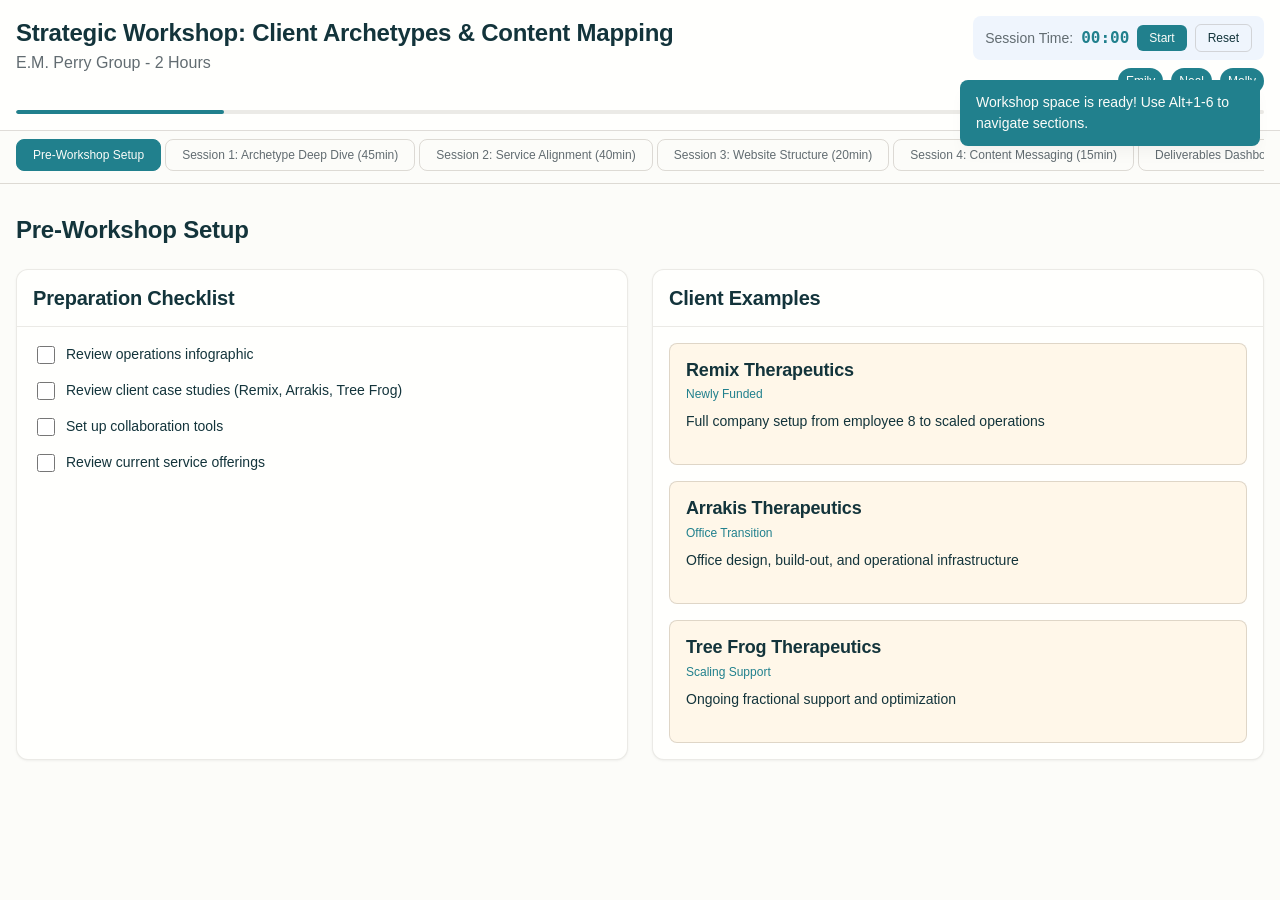
<file: index.html>
<!DOCTYPE html>
<html lang="en">
<head>
    <meta charset="UTF-8">
    <meta name="viewport" content="width=device-width, initial-scale=1.0">
    <title>Strategic Workshop: Client Archetypes & Content Mapping</title>
    <link rel="stylesheet" href="style.css">
</head>
<body>
    <!-- Header Section -->
    <header class="workshop-header">
        <div class="container">
            <div class="header-content">
                <div class="workshop-info">
                    <h1>Strategic Workshop: Client Archetypes & Content Mapping</h1>
                    <p class="subtitle">E.M. Perry Group - 2 Hours</p>
                </div>
                <div class="session-info">
                    <div class="timer-display">
                        <span class="timer-label">Session Time:</span>
                        <span id="timer">00:00</span>
                        <button id="startTimer" class="btn btn--sm btn--primary">Start</button>
                        <button id="resetTimer" class="btn btn--sm btn--outline">Reset</button>
                    </div>
                    <div class="team-members">
                        <span class="member-indicator">Emily</span>
                        <span class="member-indicator">Neal</span>
                        <span class="member-indicator">Molly</span>
                    </div>
                </div>
            </div>
            <div class="progress-bar">
                <div class="progress-fill" id="progressFill"></div>
            </div>
        </div>
    </header>

    <!-- Main Navigation -->
    <nav class="main-nav">
        <div class="container">
            <div class="nav-tabs">
                <button class="nav-tab active" data-section="setup">Pre-Workshop Setup</button>
                <button class="nav-tab" data-section="session1">Session 1: Archetype Deep Dive (45min)</button>
                <button class="nav-tab" data-section="session2">Session 2: Service Alignment (40min)</button>
                <button class="nav-tab" data-section="session3">Session 3: Website Structure (20min)</button>
                <button class="nav-tab" data-section="session4">Session 4: Content Messaging (15min)</button>
                <button class="nav-tab" data-section="deliverables">Deliverables Dashboard</button>
            </div>
        </div>
    </nav>

    <!-- Main Content -->
    <main class="main-content">
        <div class="container">
            
            <!-- Pre-Workshop Setup -->
            <section id="setup" class="workshop-section active">
                <h2>Pre-Workshop Setup</h2>
                <div class="setup-grid">
                    <div class="card">
                        <div class="card__header">
                            <h3>Preparation Checklist</h3>
                        </div>
                        <div class="card__body">
                            <div class="checklist">
                                <label class="checkbox-item">
                                    <input type="checkbox" id="check1">
                                    <span>Review operations infographic</span>
                                </label>
                                <label class="checkbox-item">
                                    <input type="checkbox" id="check2">
                                    <span>Review client case studies (Remix, Arrakis, Tree Frog)</span>
                                </label>
                                <label class="checkbox-item">
                                    <input type="checkbox" id="check3">
                                    <span>Set up collaboration tools</span>
                                </label>
                                <label class="checkbox-item">
                                    <input type="checkbox" id="check4">
                                    <span>Review current service offerings</span>
                                </label>
                            </div>
                        </div>
                    </div>
                    
                    <div class="card">
                        <div class="card__header">
                            <h3>Client Examples</h3>
                        </div>
                        <div class="card__body">
                            <div class="client-examples">
                                <div class="client-card">
                                    <h4>Remix Therapeutics</h4>
                                    <p class="stage-label">Newly Funded</p>
                                    <p>Full company setup from employee 8 to scaled operations</p>
                                </div>
                                <div class="client-card">
                                    <h4>Arrakis Therapeutics</h4>
                                    <p class="stage-label">Office Transition</p>
                                    <p>Office design, build-out, and operational infrastructure</p>
                                </div>
                                <div class="client-card">
                                    <h4>Tree Frog Therapeutics</h4>
                                    <p class="stage-label">Scaling Support</p>
                                    <p>Ongoing fractional support and optimization</p>
                                </div>
                            </div>
                        </div>
                    </div>
                </div>
            </section>

            <!-- Session 1: Client Archetype Deep Dive -->
            <section id="session1" class="workshop-section">
                <h2>Session 1: Client Archetype Deep Dive (45 minutes)</h2>
                
                <div class="exercise-container">
                    <div class="exercise-header">
                        <h3>Exercise 1: Role-Play Your Clients (20 minutes)</h3>
                        <p>Embody different client types and voice their concerns</p>
                    </div>
                    
                    <div class="archetype-cards">
                        <div class="archetype-card">
                            <h4>Newly Funded Scientist</h4>
                            <div class="role-play-area">
                                <div class="form-group">
                                    <label class="form-label">Authentic Language</label>
                                    <textarea class="form-control" rows="3" placeholder="How do they speak? What words do they use?"></textarea>
                                </div>
                                <div class="form-group">
                                    <label class="form-label">Fears & Frustrations</label>
                                    <textarea class="form-control" rows="3" placeholder="What keeps them up at night?"></textarea>
                                </div>
                                <div class="form-group">
                                    <label class="form-label">Desires & Goals</label>
                                    <textarea class="form-control" rows="3" placeholder="What are they trying to achieve?"></textarea>
                                </div>
                            </div>
                        </div>

                        <div class="archetype-card">
                            <h4>Incubator Graduate</h4>
                            <div class="role-play-area">
                                <div class="form-group">
                                    <label class="form-label">Authentic Language</label>
                                    <textarea class="form-control" rows="3" placeholder="How do they speak? What words do they use?"></textarea>
                                </div>
                                <div class="form-group">
                                    <label class="form-label">Fears & Frustrations</label>
                                    <textarea class="form-control" rows="3" placeholder="What keeps them up at night?"></textarea>
                                </div>
                                <div class="form-group">
                                    <label class="form-label">Desires & Goals</label>
                                    <textarea class="form-control" rows="3" placeholder="What are they trying to achieve?"></textarea>
                                </div>
                            </div>
                        </div>

                        <div class="archetype-card">
                            <h4>Scaling Biotech CEO</h4>
                            <div class="role-play-area">
                                <div class="form-group">
                                    <label class="form-label">Authentic Language</label>
                                    <textarea class="form-control" rows="3" placeholder="How do they speak? What words do they use?"></textarea>
                                </div>
                                <div class="form-group">
                                    <label class="form-label">Fears & Frustrations</label>
                                    <textarea class="form-control" rows="3" placeholder="What keeps them up at night?"></textarea>
                                </div>
                                <div class="form-group">
                                    <label class="form-label">Desires & Goals</label>
                                    <textarea class="form-control" rows="3" placeholder="What are they trying to achieve?"></textarea>
                                </div>
                            </div>
                        </div>
                    </div>
                </div>

                <div class="exercise-container">
                    <div class="exercise-header">
                        <h3>Exercise 2: "What They Don't Know" Mapping (25 minutes)</h3>
                        <p>Map perceived vs actual needs for each archetype</p>
                    </div>
                    
                    <div class="mapping-tool">
                        <div class="mapping-columns">
                            <div class="mapping-column">
                                <h4>What They Think They Need</h4>
                                <div class="drop-zone" id="perceived-needs">
                                    <div class="draggable-item" draggable="true">Basic accounting setup</div>
                                    <div class="draggable-item" draggable="true">Simple HR policies</div>
                                    <div class="draggable-item" draggable="true">Office space</div>
                                    <div class="draggable-item" draggable="true">IT equipment</div>
                                    <div class="text-input-area">
                                        <textarea class="form-control" rows="4" placeholder="Add perceived needs..."></textarea>
                                    </div>
                                </div>
                            </div>
                            
                            <div class="mapping-column">
                                <h4>What They Actually Need</h4>
                                <div class="drop-zone" id="actual-needs">
                                    <div class="draggable-item" draggable="true">Strategic financial planning</div>
                                    <div class="draggable-item" draggable="true">Comprehensive compliance framework</div>
                                    <div class="draggable-item" draggable="true">Scalable operational systems</div>
                                    <div class="draggable-item" draggable="true">Future-proofed infrastructure</div>
                                    <div class="text-input-area">
                                        <textarea class="form-control" rows="4" placeholder="Add actual needs..."></textarea>
                                    </div>
                                </div>
                            </div>
                        </div>
                    </div>
                </div>
            </section>

            <!-- Session 2: Service Bucket Alignment -->
            <section id="session2" class="workshop-section">
                <h2>Session 2: Service Bucket Alignment (40 minutes)</h2>
                
                <div class="exercise-container">
                    <div class="exercise-header">
                        <h3>Exercise 3: Service Mapping by Archetype (20 minutes)</h3>
                        <p>Align services with growth stages and rank priorities</p>
                    </div>
                    
                    <div class="service-mapping">
                        <div class="growth-stages">
                            <div class="stage-column">
                                <h4>Incubator/Pre-Funding</h4>
                                <div class="service-list" data-stage="pre-funding">
                                    <div class="service-item" draggable="true">HR Strategy & Implementation</div>
                                    <div class="service-item" draggable="true">IT Strategy & Setup</div>
                                    <div class="service-item" draggable="true">Financial Operations</div>
                                    <div class="service-item" draggable="true">Vendor Selection & Management</div>
                                </div>
                                <div class="priority-ranking">
                                    <h5>Top 3 Critical Services:</h5>
                                    <div class="priority-list" id="priority-pre-funding"></div>
                                </div>
                            </div>
                            
                            <div class="stage-column">
                                <h4>Newly Funded/First Office</h4>
                                <div class="service-list" data-stage="first-office">
                                    <div class="service-item" draggable="true">Facilities & Lab Management</div>
                                    <div class="service-item" draggable="true">Real Estate & Build-out</div>
                                    <div class="service-item" draggable="true">Office Management</div>
                                    <div class="service-item" draggable="true">Process Optimization</div>
                                </div>
                                <div class="priority-ranking">
                                    <h5>Top 3 Critical Services:</h5>
                                    <div class="priority-list" id="priority-first-office"></div>
                                </div>
                            </div>
                            
                            <div class="stage-column">
                                <h4>Ready to Scale</h4>
                                <div class="service-list" data-stage="scaling">
                                    <div class="service-item" draggable="true">Strategic Planning</div>
                                    <div class="service-item" draggable="true">Fractional Leadership</div>
                                    <div class="service-item" draggable="true">Process Optimization</div>
                                    <div class="service-item" draggable="true">Financial Operations</div>
                                </div>
                                <div class="priority-ranking">
                                    <h5>Top 3 Critical Services:</h5>
                                    <div class="priority-list" id="priority-scaling"></div>
                                </div>
                            </div>
                        </div>
                    </div>
                </div>

                <div class="exercise-container">
                    <div class="exercise-header">
                        <h3>Exercise 4: Empathy Mapping (20 minutes)</h3>
                        <p>Map decision-maker perspectives for each archetype</p>
                    </div>
                    
                    <div class="empathy-maps">
                        <div class="empathy-map">
                            <h4>Newly Funded Scientist</h4>
                            <div class="empathy-grid">
                                <div class="empathy-section">
                                    <h5>💭 Thinking</h5>
                                    <textarea class="form-control" rows="3" placeholder="What are they thinking?"></textarea>
                                </div>
                                <div class="empathy-section">
                                    <h5>😟 Feeling</h5>
                                    <textarea class="form-control" rows="3" placeholder="What emotions are they experiencing?"></textarea>
                                </div>
                                <div class="empathy-section">
                                    <h5>👀 Seeing</h5>
                                    <textarea class="form-control" rows="3" placeholder="What's their environment?"></textarea>
                                </div>
                                <div class="empathy-section">
                                    <h5>🎯 Doing</h5>
                                    <textarea class="form-control" rows="3" placeholder="What actions are they taking?"></textarea>
                                </div>
                                <div class="empathy-section pain-points">
                                    <h5>⚠️ Pain Points</h5>
                                    <textarea class="form-control" rows="3" placeholder="What problems are they facing?"></textarea>
                                </div>
                                <div class="empathy-section goals">
                                    <h5>🎯 Goals</h5>
                                    <textarea class="form-control" rows="3" placeholder="What success looks like?"></textarea>
                                </div>
                            </div>
                        </div>
                    </div>
                </div>
            </section>

            <!-- Session 3: Website Structure Translation -->
            <section id="session3" class="workshop-section">
                <h2>Session 3: Website Structure Translation (20 minutes)</h2>
                
                <div class="exercise-container">
                    <div class="exercise-header">
                        <h3>Exercise 5: Client Journey Flow Design</h3>
                        <p>Create archetype-based navigation and client journey flows</p>
                    </div>
                    
                    <div class="journey-builder">
                        <div class="flow-canvas">
                            <h4>Homepage Flow Design</h4>
                            <div class="flow-elements">
                                <div class="flow-element" draggable="true">Hero Message</div>
                                <div class="flow-element" draggable="true">Service Overview</div>
                                <div class="flow-element" draggable="true">Client Stories</div>
                                <div class="flow-element" draggable="true">Growth Stage Guide</div>
                                <div class="flow-element" draggable="true">Contact CTA</div>
                            </div>
                            <div class="flow-workspace" id="flowWorkspace">
                                <p class="placeholder-text">Drag elements here to design the homepage flow</p>
                            </div>
                        </div>
                        
                        <div class="case-study-linking">
                            <h4>Case Study Alignment</h4>
                            <div class="linking-pairs">
                                <div class="case-study-item">
                                    <span>Remix Therapeutics</span>
                                    <select class="form-control">
                                        <option value="">Select archetype...</option>
                                        <option value="newly-funded">Newly Funded Scientist</option>
                                        <option value="incubator">Incubator Graduate</option>
                                        <option value="scaling">Scaling Biotech CEO</option>
                                    </select>
                                </div>
                                <div class="case-study-item">
                                    <span>Arrakis Therapeutics</span>
                                    <select class="form-control">
                                        <option value="">Select archetype...</option>
                                        <option value="newly-funded">Newly Funded Scientist</option>
                                        <option value="incubator">Incubator Graduate</option>
                                        <option value="scaling">Scaling Biotech CEO</option>
                                    </select>
                                </div>
                                <div class="case-study-item">
                                    <span>Tree Frog Therapeutics</span>
                                    <select class="form-control">
                                        <option value="">Select archetype...</option>
                                        <option value="newly-funded">Newly Funded Scientist</option>
                                        <option value="incubator">Incubator Graduate</option>
                                        <option value="scaling">Scaling Biotech CEO</option>
                                    </select>
                                </div>
                            </div>
                        </div>
                    </div>
                </div>
            </section>

            <!-- Session 4: Content Messaging Workshop -->
            <section id="session4" class="workshop-section">
                <h2>Session 4: Content Messaging Workshop (15 minutes)</h2>
                
                <div class="exercise-container">
                    <div class="exercise-header">
                        <h3>Exercise 6: Message Testing</h3>
                        <p>Test headlines and language options for each archetype</p>
                    </div>
                    
                    <div class="message-testing">
                        <div class="headline-generator">
                            <h4>Headline Testing</h4>
                            <div class="archetype-messages">
                                <div class="message-group">
                                    <h5>Newly Funded Scientist</h5>
                                    <div class="headline-options">
                                        <div class="headline-option">
                                            <input type="radio" name="headline-scientist" id="headline1">
                                            <label for="headline1">"From funding to operations: We handle the details so you can focus on science"</label>
                                        </div>
                                        <div class="headline-option">
                                            <input type="radio" name="headline-scientist" id="headline2">
                                            <label for="headline2">"Operations infrastructure that grows with your discovery"</label>
                                        </div>
                                        <div class="custom-headline">
                                            <input type="text" class="form-control" placeholder="Create custom headline...">
                                        </div>
                                    </div>
                                </div>
                            </div>
                        </div>
                        
                        <div class="language-comparison">
                            <h4>Language Comparison Tool</h4>
                            <div class="language-options">
                                <div class="language-column">
                                    <h5>Operations Focus</h5>
                                    <ul>
                                        <li>Business operations</li>
                                        <li>Operational infrastructure</li>
                                        <li>Systems and processes</li>
                                    </ul>
                                </div>
                                <div class="language-column">
                                    <h5>G&A Team Focus</h5>
                                    <ul>
                                        <li>Administrative support</li>
                                        <li>General & administrative</li>
                                        <li>Corporate services</li>
                                    </ul>
                                </div>
                                <div class="language-column">
                                    <h5>Business Infrastructure</h5>
                                    <ul>
                                        <li>Foundation building</li>
                                        <li>Growth enablement</li>
                                        <li>Strategic framework</li>
                                    </ul>
                                </div>
                            </div>
                        </div>
                        
                        <div class="validation-checklist">
                            <h4>Message Validation</h4>
                            <div class="validation-questions">
                                <div class="form-group">
                                    <label class="form-label">Why do I need this? (Client perspective)</label>
                                    <textarea class="form-control" rows="2" placeholder="Answer from the client's viewpoint..."></textarea>
                                </div>
                                <div class="form-group">
                                    <label class="form-label">What will this solve? (Value proposition)</label>
                                    <textarea class="form-control" rows="2" placeholder="Clear value and outcome..."></textarea>
                                </div>
                            </div>
                        </div>
                    </div>
                </div>
            </section>

            <!-- Deliverables Dashboard -->
            <section id="deliverables" class="workshop-section">
                <h2>Deliverables Dashboard</h2>
                
                <div class="deliverables-grid">
                    <div class="card">
                        <div class="card__header">
                            <h3>Workshop Summary</h3>
                        </div>
                        <div class="card__body">
                            <div class="summary-stats">
                                <div class="stat">
                                    <span class="stat-number">3</span>
                                    <span class="stat-label">Client Archetypes Defined</span>
                                </div>
                                <div class="stat">
                                    <span class="stat-number">10+</span>
                                    <span class="stat-label">Services Mapped</span>
                                </div>
                                <div class="stat">
                                    <span class="stat-number">6</span>
                                    <span class="stat-label">Exercises Completed</span>
                                </div>
                            </div>
                        </div>
                    </div>
                    
                    <div class="card">
                        <div class="card__header">
                            <h3>Key Deliverables</h3>
                        </div>
                        <div class="card__body">
                            <div class="deliverable-list">
                                <div class="deliverable-item">
                                    <h4>Client Archetype Profiles</h4>
                                    <p>Detailed personas with language, pain points, and goals</p>
                                    <button class="btn btn--sm btn--outline">Export</button>
                                </div>
                                <div class="deliverable-item">
                                    <h4>Service-Stage Mapping</h4>
                                    <p>Services prioritized by growth stage and archetype needs</p>
                                    <button class="btn btn--sm btn--outline">Export</button>
                                </div>
                                <div class="deliverable-item">
                                    <h4>Website Structure Blueprint</h4>
                                    <p>Homepage flow and navigation tailored to client journeys</p>
                                    <button class="btn btn--sm btn--outline">Export</button>
                                </div>
                                <div class="deliverable-item">
                                    <h4>Messaging Framework</h4>
                                    <p>Tested headlines and language options for each archetype</p>
                                    <button class="btn btn--sm btn--outline">Export</button>
                                </div>
                            </div>
                        </div>
                    </div>
                    
                    <div class="card">
                        <div class="card__header">
                            <h3>Next Steps</h3>
                        </div>
                        <div class="card__body">
                            <div class="action-items">
                                <div class="form-group">
                                    <label class="form-label">Immediate Actions (This Week)</label>
                                    <textarea class="form-control" rows="3" placeholder="What needs to be done immediately?"></textarea>
                                </div>
                                <div class="form-group">
                                    <label class="form-label">Short-term Goals (Next Month)</label>
                                    <textarea class="form-control" rows="3" placeholder="What are the next month priorities?"></textarea>
                                </div>
                                <div class="form-group">
                                    <label class="form-label">Implementation Timeline</label>
                                    <textarea class="form-control" rows="3" placeholder="When will these changes be implemented?"></textarea>
                                </div>
                            </div>
                        </div>
                    </div>
                </div>
            </section>

        </div>
    </main>

    <script src="app.js"></script>
</body>
</html>
</file>
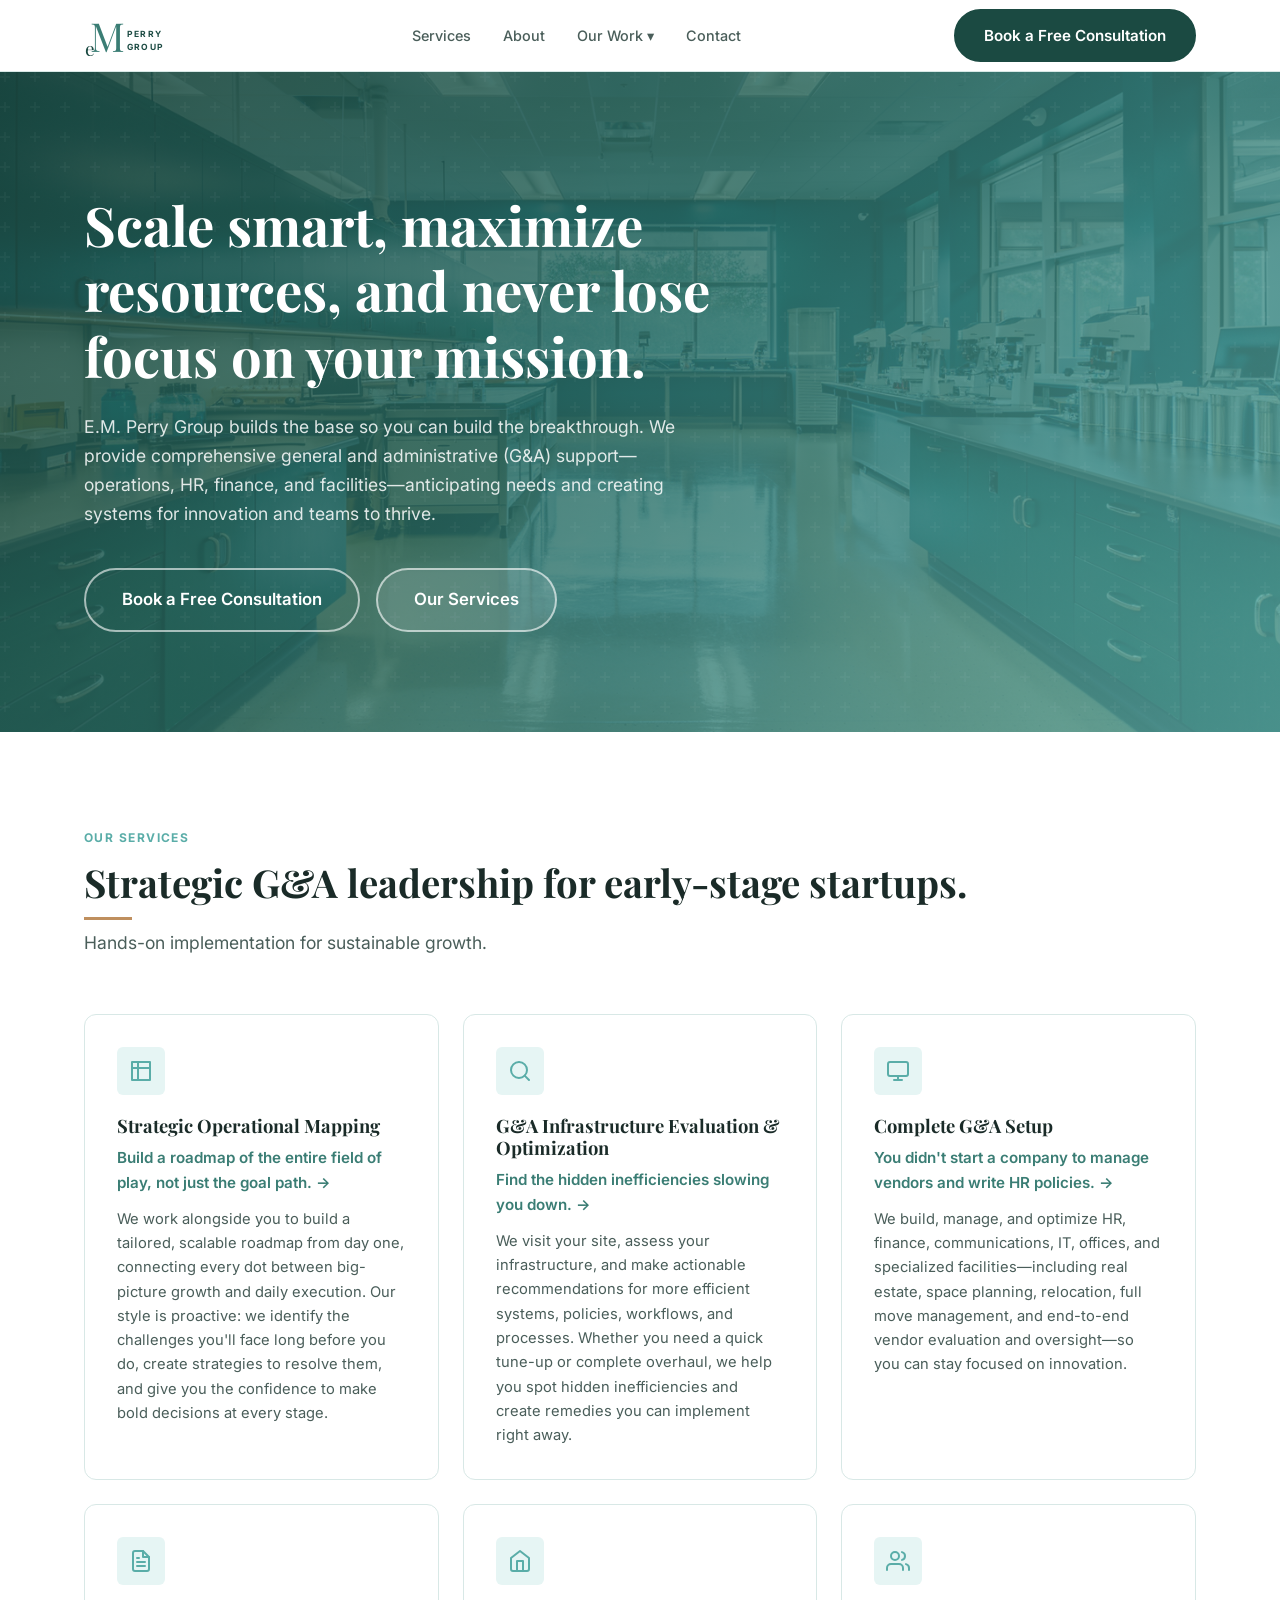
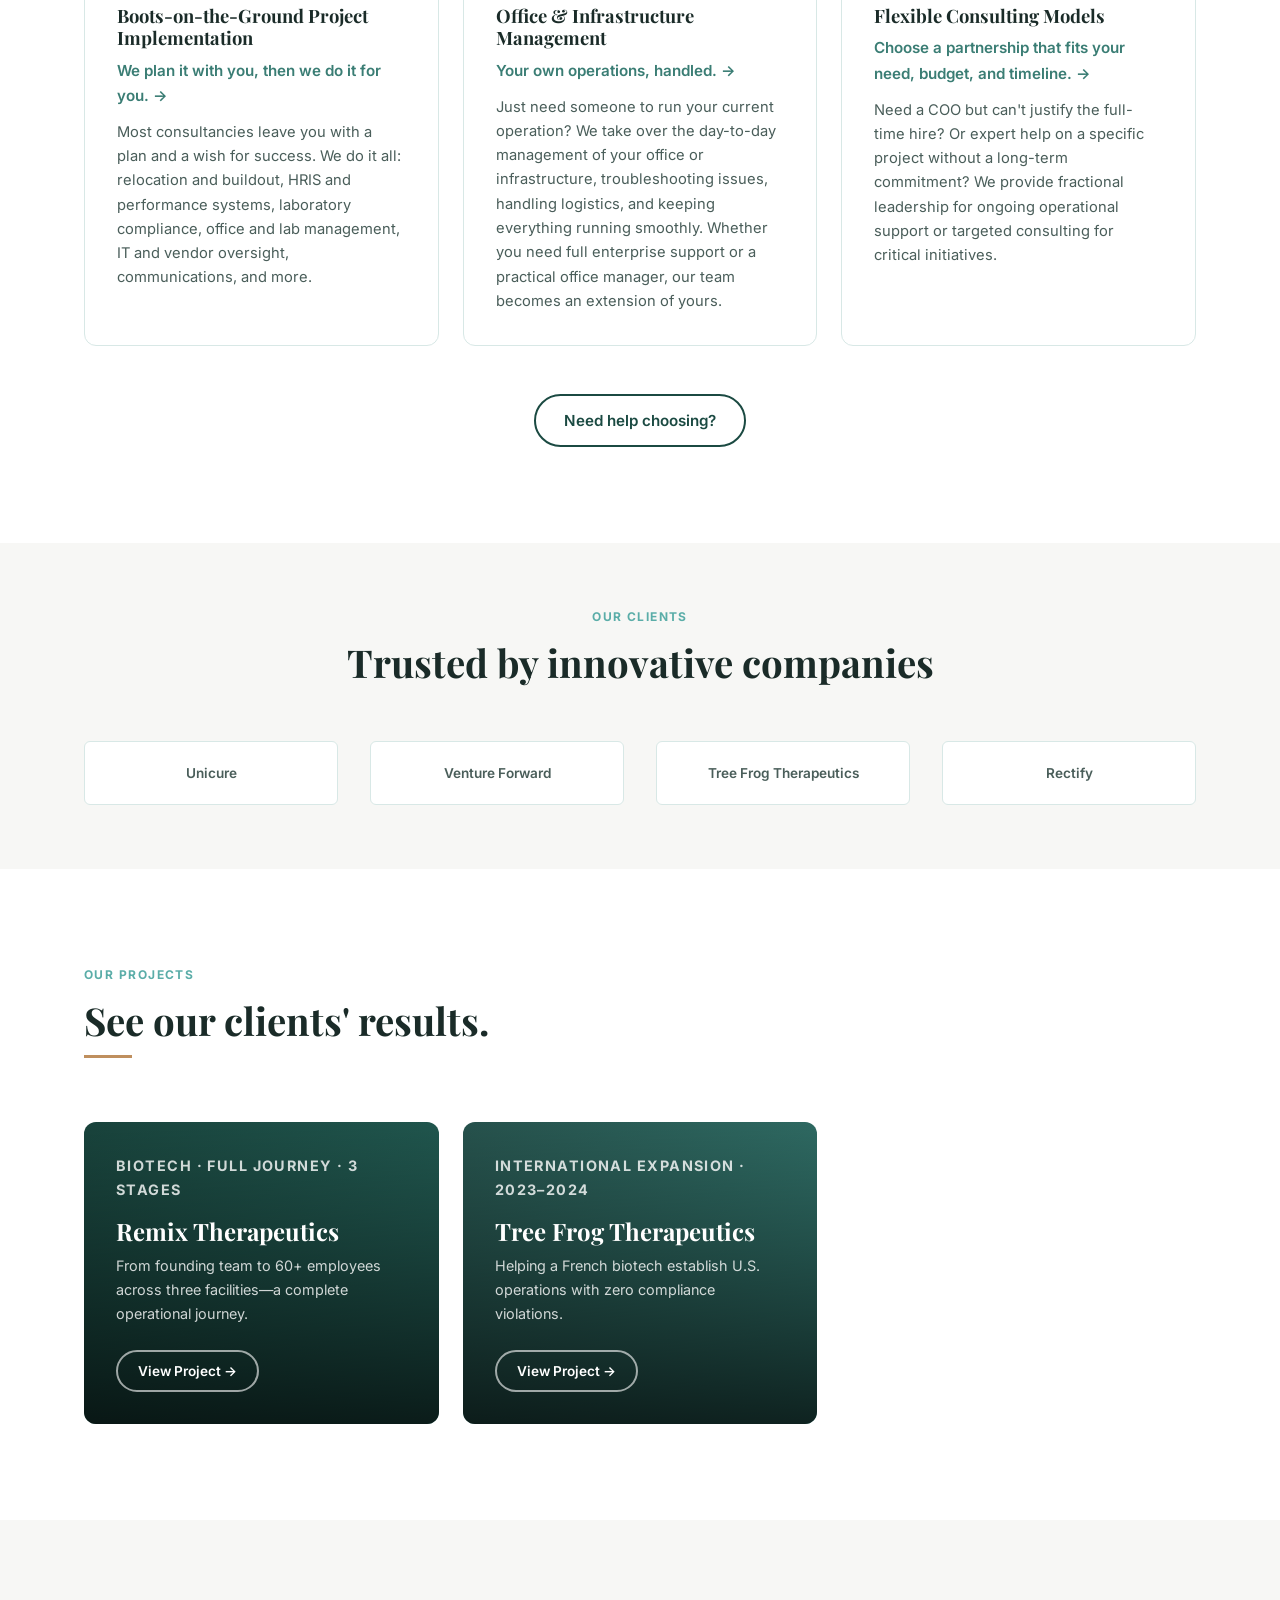
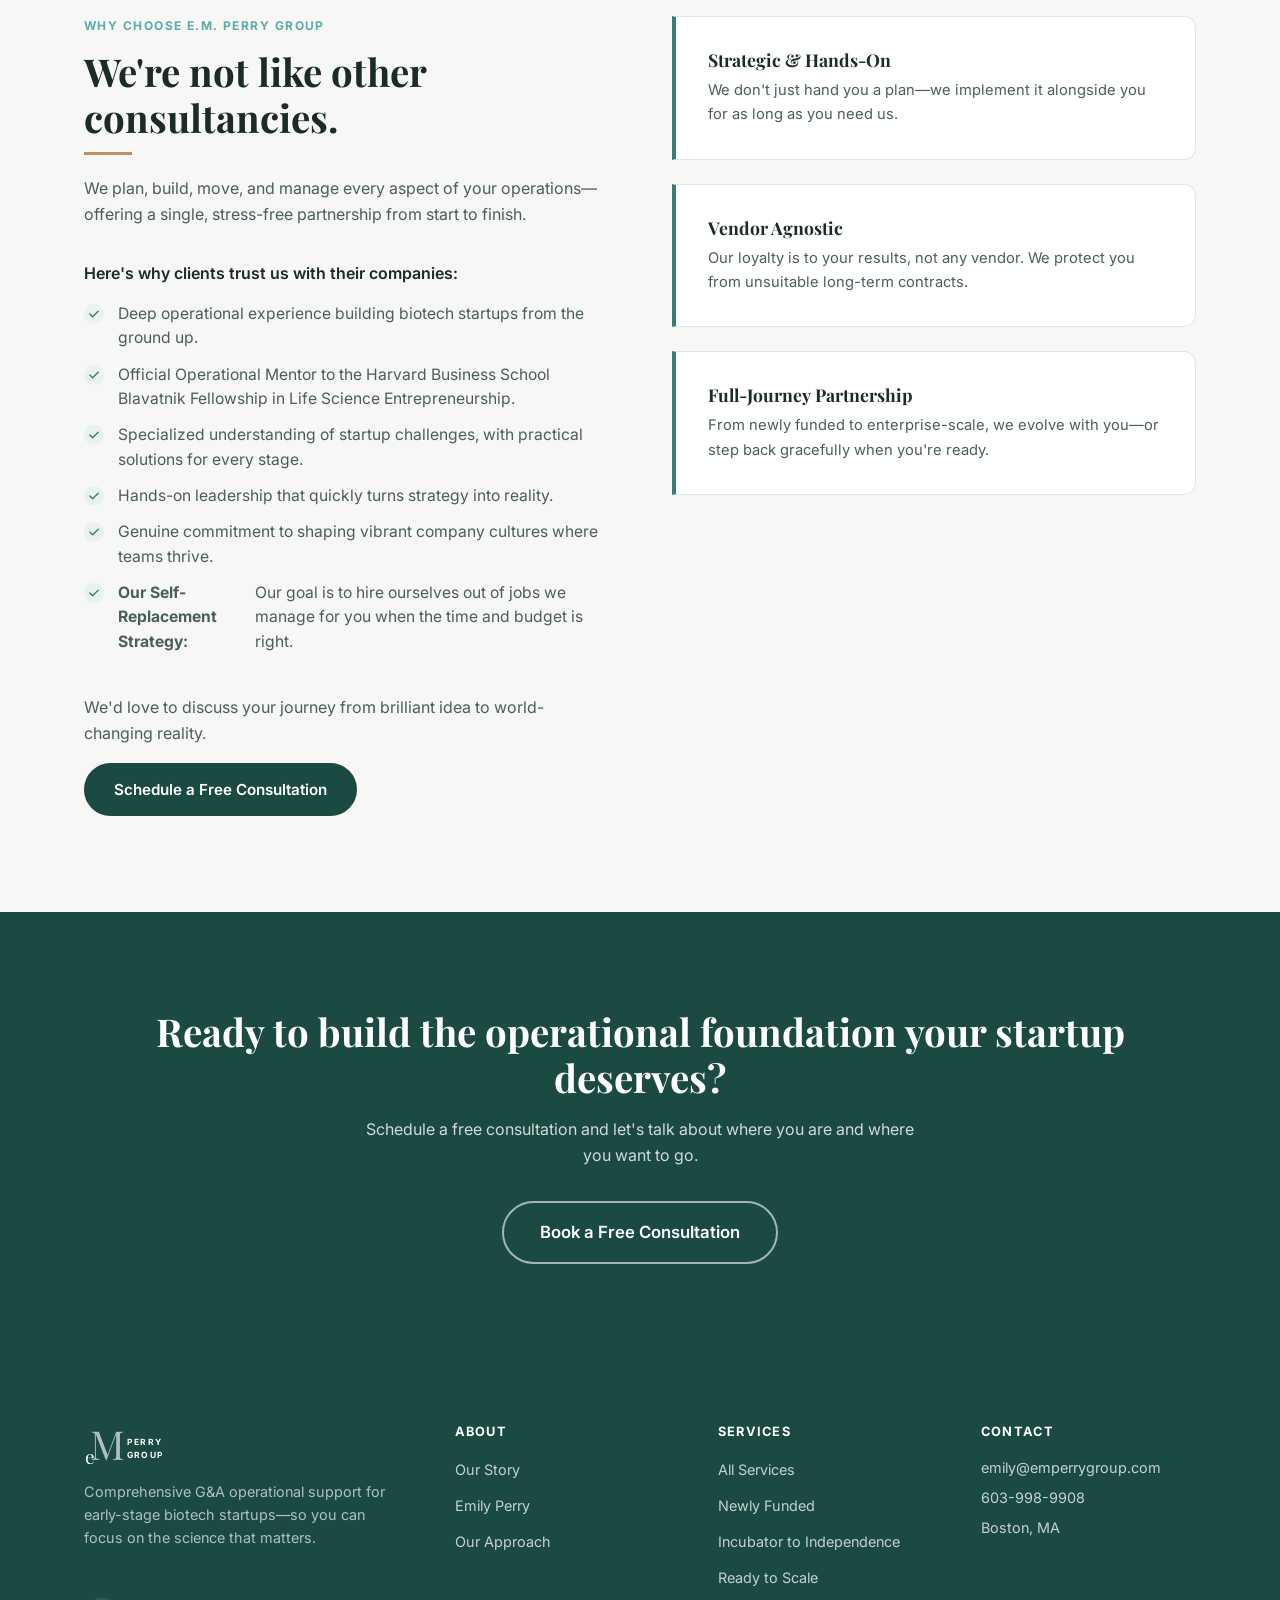
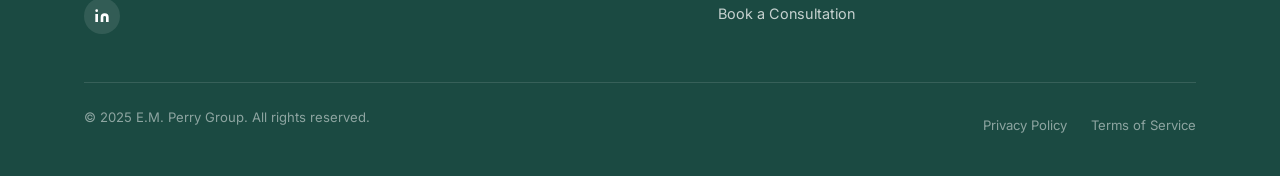
<file: website/index.html>
<!DOCTYPE html>
<html lang="en">
<head>
  <meta charset="UTF-8" />
  <meta name="viewport" content="width=device-width, initial-scale=1.0" />
  <meta name="description" content="E.M. Perry Group provides comprehensive G&A operational support for early-stage biotech startups—strategy, HR, finance, facilities, and hands-on implementation." />
  <title>E.M. Perry Group | Operational Excellence for Biotech Startups</title>
  <link rel="canonical" href="index.html" />
  <link rel="stylesheet" href="css/style.css" />
</head>
<body>

<!-- ── Navigation ─────────────────────────────────────────── -->
<nav class="nav" aria-label="Main navigation">
  <div class="nav__inner">
    <a href="index.html" class="nav__logo">
      <svg width="115" height="40" viewBox="0 0 115 40" fill="none" xmlns="http://www.w3.org/2000/svg" aria-label="E.M. Perry Group">
        <text x="6" y="36" font-family="'Playfair Display',Georgia,serif" font-size="40" fill="#3A7D74">M</text>
        <text x="1" y="40" font-family="'Playfair Display',Georgia,serif" font-size="19" fill="#1B4A42">e</text>
        <text x="43" y="21" font-family="'Inter',system-ui,sans-serif" font-size="8.5" font-weight="700" letter-spacing="0.14em" fill="#1B4A42">PERRY</text>
        <text x="43" y="34" font-family="'Inter',system-ui,sans-serif" font-size="8.5" font-weight="700" letter-spacing="0.14em" fill="#1B4A42">GROUP</text>
      </svg>
    </a>
    <div class="nav__links">
      <a href="services.html">Services</a>
      <a href="about.html">About</a>
      <div class="nav__dropdown">
        <a href="case-studies/index.html">Our Work ▾</a>
        <div class="nav__dropdown-menu">
          <a href="case-studies/index.html">All Case Studies</a>
          <a href="case-studies/remix.html">Remix Therapeutics</a>
          <a href="case-studies/tree-frog.html">Tree Frog Therapeutics</a>
        </div>
      </div>
      <a href="contact.html">Contact</a>
    </div>
    <a href="contact.html" class="btn btn--primary nav__cta">Book a Free Consultation</a>
    <button class="nav__hamburger" aria-label="Toggle menu" aria-expanded="false">
      <span></span><span></span><span></span>
    </button>
  </div>
</nav>
<div class="nav__mobile" aria-label="Mobile navigation">
  <a href="index.html">Home</a>
  <a href="services.html">Services</a>
  <a href="about.html">About</a>
  <a href="case-studies/index.html">Our Work</a>
  <a href="contact.html">Contact</a>
  <a href="contact.html" class="btn btn--primary" style="margin-top:.5rem">Book a Free Consultation</a>
</div>

<main>

<!-- ── Hero ───────────────────────────────────────────────── -->
<section class="hero" style="background: linear-gradient(135deg, rgba(27,74,66,0.88) 0%, rgba(42,107,98,0.83) 45%, rgba(90,173,168,0.80) 100%), url('images/dactylic_wide_angle_empty_modern_biotech_research_laboratory__6c45ee3a-4850-42de-b261-d44dc1207f3e_3.png') center/cover no-repeat;">
  <div class="container">
    <div class="hero__inner">
      <h1>Scale smart, maximize resources, and never lose focus on your mission.</h1>
      <p>E.M. Perry Group builds the base so you can build the breakthrough. We provide comprehensive general and administrative (G&A) support—operations, HR, finance, and facilities—anticipating needs and creating systems for innovation and teams to thrive.</p>
      <div class="btn-group">
        <a href="contact.html" class="btn btn--outline-white btn--lg">Book a Free Consultation</a>
        <a href="services.html" class="btn btn--outline-white btn--lg" style="background:rgba(255,255,255,.12)">Our Services</a>
      </div>
    </div>
  </div>
</section>

<!-- ── Our Services ────────────────────────────────────────── -->
<section class="section">
  <div class="container">
    <div class="section-header">
      <span class="label">Our Services</span>
      <h2 class="accent-line">Strategic G&A leadership for early-stage startups.</h2>
      <p>Hands-on implementation for sustainable growth.</p>
    </div>

    <div class="grid-auto">

      <div class="card">
        <div class="card__icon">
          <svg width="24" height="24" viewBox="0 0 24 24" fill="none" stroke="currentColor" stroke-width="2" stroke-linecap="round" stroke-linejoin="round" aria-hidden="true"><path d="M3 3h18v18H3z"/><path d="M3 9h18M9 3v18"/></svg>
        </div>
        <h3>Strategic Operational Mapping</h3>
        <p class="card__teaser">Build a roadmap of the entire field of play, not just the goal path. →</p>
        <p>We work alongside you to build a tailored, scalable roadmap from day one, connecting every dot between big-picture growth and daily execution. Our style is proactive: we identify the challenges you'll face long before you do, create strategies to resolve them, and give you the confidence to make bold decisions at every stage.</p>
      </div>

      <div class="card">
        <div class="card__icon">
          <svg width="24" height="24" viewBox="0 0 24 24" fill="none" stroke="currentColor" stroke-width="2" stroke-linecap="round" stroke-linejoin="round" aria-hidden="true"><circle cx="11" cy="11" r="8"/><path d="m21 21-4.35-4.35"/></svg>
        </div>
        <h3>G&A Infrastructure Evaluation &amp; Optimization</h3>
        <p class="card__teaser">Find the hidden inefficiencies slowing you down. →</p>
        <p>We visit your site, assess your infrastructure, and make actionable recommendations for more efficient systems, policies, workflows, and processes. Whether you need a quick tune-up or complete overhaul, we help you spot hidden inefficiencies and create remedies you can implement right away.</p>
      </div>

      <div class="card">
        <div class="card__icon">
          <svg width="24" height="24" viewBox="0 0 24 24" fill="none" stroke="currentColor" stroke-width="2" stroke-linecap="round" stroke-linejoin="round" aria-hidden="true"><rect x="2" y="3" width="20" height="14" rx="2"/><path d="M8 21h8M12 17v4"/></svg>
        </div>
        <h3>Complete G&A Setup</h3>
        <p class="card__teaser">You didn't start a company to manage vendors and write HR policies. →</p>
        <p>We build, manage, and optimize HR, finance, communications, IT, offices, and specialized facilities—including real estate, space planning, relocation, full move management, and end-to-end vendor evaluation and oversight—so you can stay focused on innovation.</p>
      </div>

      <div class="card">
        <div class="card__icon">
          <svg width="24" height="24" viewBox="0 0 24 24" fill="none" stroke="currentColor" stroke-width="2" stroke-linecap="round" stroke-linejoin="round" aria-hidden="true"><path d="M14 2H6a2 2 0 0 0-2 2v16a2 2 0 0 0 2 2h12a2 2 0 0 0 2-2V8z"/><path d="M14 2v6h6M16 13H8M16 17H8M10 9H8"/></svg>
        </div>
        <h3>Boots-on-the-Ground Project Implementation</h3>
        <p class="card__teaser">We plan it with you, then we do it for you. →</p>
        <p>Most consultancies leave you with a plan and a wish for success. We do it all: relocation and buildout, HRIS and performance systems, laboratory compliance, office and lab management, IT and vendor oversight, communications, and more.</p>
      </div>

      <div class="card">
        <div class="card__icon">
          <svg width="24" height="24" viewBox="0 0 24 24" fill="none" stroke="currentColor" stroke-width="2" stroke-linecap="round" stroke-linejoin="round" aria-hidden="true"><path d="M3 9l9-7 9 7v11a2 2 0 0 1-2 2H5a2 2 0 0 1-2-2z"/><polyline points="9 22 9 12 15 12 15 22"/></svg>
        </div>
        <h3>Office &amp; Infrastructure Management</h3>
        <p class="card__teaser">Your own operations, handled. →</p>
        <p>Just need someone to run your current operation? We take over the day-to-day management of your office or infrastructure, troubleshooting issues, handling logistics, and keeping everything running smoothly. Whether you need full enterprise support or a practical office manager, our team becomes an extension of yours.</p>
      </div>

      <div class="card">
        <div class="card__icon">
          <svg width="24" height="24" viewBox="0 0 24 24" fill="none" stroke="currentColor" stroke-width="2" stroke-linecap="round" stroke-linejoin="round" aria-hidden="true"><path d="M17 21v-2a4 4 0 0 0-4-4H5a4 4 0 0 0-4 4v2"/><circle cx="9" cy="7" r="4"/><path d="M23 21v-2a4 4 0 0 0-3-3.87M16 3.13a4 4 0 0 1 0 7.75"/></svg>
        </div>
        <h3>Flexible Consulting Models</h3>
        <p class="card__teaser">Choose a partnership that fits your need, budget, and timeline. →</p>
        <p>Need a COO but can't justify the full-time hire? Or expert help on a specific project without a long-term commitment? We provide fractional leadership for ongoing operational support or targeted consulting for critical initiatives.</p>
      </div>

    </div>

    <div class="text-center mt-6">
      <a href="contact.html" class="btn btn--outline">Need help choosing?</a>
    </div>
  </div>
</section>

<!-- ── Client Logos ────────────────────────────────────────── -->
<section class="section--sm section--cream">
  <div class="container">
    <div class="section-header section-header--center">
      <span class="label">Our Clients</span>
      <h2>Trusted by innovative companies</h2>
    </div>
    <div class="logos-row" style="justify-content:center">
      <div class="logo-placeholder">Unicure</div>
      <div class="logo-placeholder">Venture Forward</div>
      <div class="logo-placeholder">Tree Frog Therapeutics</div>
      <div class="logo-placeholder">Rectify</div>
    </div>
  </div>
</section>

<!-- ── Our Projects ────────────────────────────────────────── -->
<section class="section">
  <div class="container">
    <div class="section-header">
      <span class="label">Our Projects</span>
      <h2 class="accent-line">See our clients' results.</h2>
    </div>
    <div class="grid-3">

      <a href="case-studies/remix.html" class="case-card" style="background: linear-gradient(135deg,#1B4A42,#2a7066)">
        <div class="case-card__overlay"></div>
        <div class="case-card__body">
          <p class="case-card__tag">Biotech · Full Journey · 3 Stages</p>
          <h3>Remix Therapeutics</h3>
          <p>From founding team to 60+ employees across three facilities—a complete operational journey.</p>
          <span class="btn btn--outline-white btn--sm" style="margin-top:.5rem">View Project →</span>
        </div>
      </a>

      <a href="case-studies/tree-frog.html" class="case-card" style="background: linear-gradient(135deg,#2a5a54,#3a8a80)">
        <div class="case-card__overlay"></div>
        <div class="case-card__body">
          <p class="case-card__tag">International Expansion · 2023–2024</p>
          <h3>Tree Frog Therapeutics</h3>
          <p>Helping a French biotech establish U.S. operations with zero compliance violations.</p>
          <span class="btn btn--outline-white btn--sm" style="margin-top:.5rem">View Project →</span>
        </div>
      </a>


    </div>
  </div>
</section>

<!-- ── Why Choose ──────────────────────────────────────────── -->
<section class="section section--cream">
  <div class="container">
    <div style="display:grid;grid-template-columns:1fr 1fr;gap:4rem;align-items:start">
      <div>
        <span class="label">Why Choose E.M. Perry Group</span>
        <h2 class="accent-line" style="margin-bottom:1.25rem">We're not like other consultancies.</h2>
        <p style="color:var(--text-mid);margin-bottom:2rem">We plan, build, move, and manage every aspect of your operations—offering a single, stress-free partnership from start to finish.</p>
        <p style="font-weight:600;margin-bottom:1rem">Here's why clients trust us with their companies:</p>
        <ul class="check-list">
          <li>Deep operational experience building biotech startups from the ground up.</li>
          <li>Official Operational Mentor to the Harvard Business School Blavatnik Fellowship in Life Science Entrepreneurship.</li>
          <li>Specialized understanding of startup challenges, with practical solutions for every stage.</li>
          <li>Hands-on leadership that quickly turns strategy into reality.</li>
          <li>Genuine commitment to shaping vibrant company cultures where teams thrive.</li>
          <li><strong>Our Self-Replacement Strategy:</strong> Our goal is to hire ourselves out of jobs we manage for you when the time and budget is right.</li>
        </ul>
        <div style="margin-top:2.5rem">
          <p style="color:var(--text-mid);margin-bottom:1rem">We'd love to discuss your journey from brilliant idea to world-changing reality.</p>
          <a href="contact.html" class="btn btn--primary">Schedule a Free Consultation</a>
        </div>
      </div>
      <div style="display:flex;flex-direction:column;gap:1.5rem">
        <div class="card" style="border-left:4px solid var(--green-mid);border-radius:0 var(--radius-md) var(--radius-md) 0">
          <h4 style="margin-bottom:.5rem">Strategic &amp; Hands-On</h4>
          <p style="font-size:.92rem;color:var(--text-mid);margin:0">We don't just hand you a plan—we implement it alongside you for as long as you need us.</p>
        </div>
        <div class="card" style="border-left:4px solid var(--green-mid);border-radius:0 var(--radius-md) var(--radius-md) 0">
          <h4 style="margin-bottom:.5rem">Vendor Agnostic</h4>
          <p style="font-size:.92rem;color:var(--text-mid);margin:0">Our loyalty is to your results, not any vendor. We protect you from unsuitable long-term contracts.</p>
        </div>
        <div class="card" style="border-left:4px solid var(--green-mid);border-radius:0 var(--radius-md) var(--radius-md) 0">
          <h4 style="margin-bottom:.5rem">Full-Journey Partnership</h4>
          <p style="font-size:.92rem;color:var(--text-mid);margin:0">From newly funded to enterprise-scale, we evolve with you—or step back gracefully when you're ready.</p>
        </div>
      </div>
    </div>
  </div>
</section>

<!-- ── Final CTA banner ────────────────────────────────────── -->
<section class="section section--dark">
  <div class="container text-center">
    <h2 style="margin-bottom:1rem;color:var(--white)">Ready to build the operational foundation your startup deserves?</h2>
    <p style="color:rgba(255,255,255,.8);max-width:560px;margin:0 auto 2rem">Schedule a free consultation and let's talk about where you are and where you want to go.</p>
    <a href="contact.html" class="btn btn--outline-white btn--lg">Book a Free Consultation</a>
  </div>
</section>

</main>

<!-- ── Footer ──────────────────────────────────────────────── -->
<footer class="footer">
  <div class="container">
    <div class="footer__grid">
      <div class="footer__brand">
        <div class="footer__logo">
          <svg width="115" height="40" viewBox="0 0 115 40" fill="none" xmlns="http://www.w3.org/2000/svg" aria-label="E.M. Perry Group">
            <text x="6" y="36" font-family="'Playfair Display',Georgia,serif" font-size="40" fill="rgba(255,255,255,0.65)">M</text>
            <text x="1" y="40" font-family="'Playfair Display',Georgia,serif" font-size="19" fill="white">e</text>
            <text x="43" y="21" font-family="'Inter',system-ui,sans-serif" font-size="8.5" font-weight="700" letter-spacing="0.14em" fill="white">PERRY</text>
            <text x="43" y="34" font-family="'Inter',system-ui,sans-serif" font-size="8.5" font-weight="700" letter-spacing="0.14em" fill="white">GROUP</text>
          </svg>
        </div>
        <p class="footer__tagline">Comprehensive G&A operational support for early-stage biotech startups—so you can focus on the science that matters.</p>
        <div class="footer__social">
          <a href="https://www.linkedin.com/company/em-perry-group" aria-label="LinkedIn" target="_blank" rel="noopener">
            <svg width="16" height="16" viewBox="0 0 24 24" fill="white" aria-hidden="true"><path d="M16 8a6 6 0 0 1 6 6v7h-4v-7a2 2 0 0 0-2-2 2 2 0 0 0-2 2v7h-4v-7a6 6 0 0 1 6-6zM2 9h4v12H2z"/><circle cx="4" cy="4" r="2"/></svg>
          </a>
        </div>
      </div>
      <div class="footer__col">
        <h4>About</h4>
        <ul>
          <li><a href="about.html">Our Story</a></li>
          <li><a href="about.html#founder">Emily Perry</a></li>
          <li><a href="about.html#approach">Our Approach</a></li>
        </ul>
      </div>
      <div class="footer__col">
        <h4>Services</h4>
        <ul>
          <li><a href="services.html">All Services</a></li>
          <li><a href="services.html#stage1">Newly Funded</a></li>
          <li><a href="services.html#stage2">Incubator to Independence</a></li>
          <li><a href="services.html#stage3">Ready to Scale</a></li>
          <li><a href="contact.html">Book a Consultation</a></li>
        </ul>
      </div>
      <div class="footer__col footer__contact">
        <h4>Contact</h4>
        <p><a href="mailto:emily@emperrygroup.com">emily@emperrygroup.com</a></p>
        <p><a href="tel:6039989908">603-998-9908</a></p>
        <p>Boston, MA</p>
      </div>
    </div>
    <div class="footer__bottom">
      <p>© 2025 E.M. Perry Group. All rights reserved.</p>
      <div class="footer__bottom-links">
        <a href="#">Privacy Policy</a>
        <a href="#">Terms of Service</a>
      </div>
    </div>
  </div>
</footer>

<script src="js/main.js"></script>
</body>
</html>
</file>
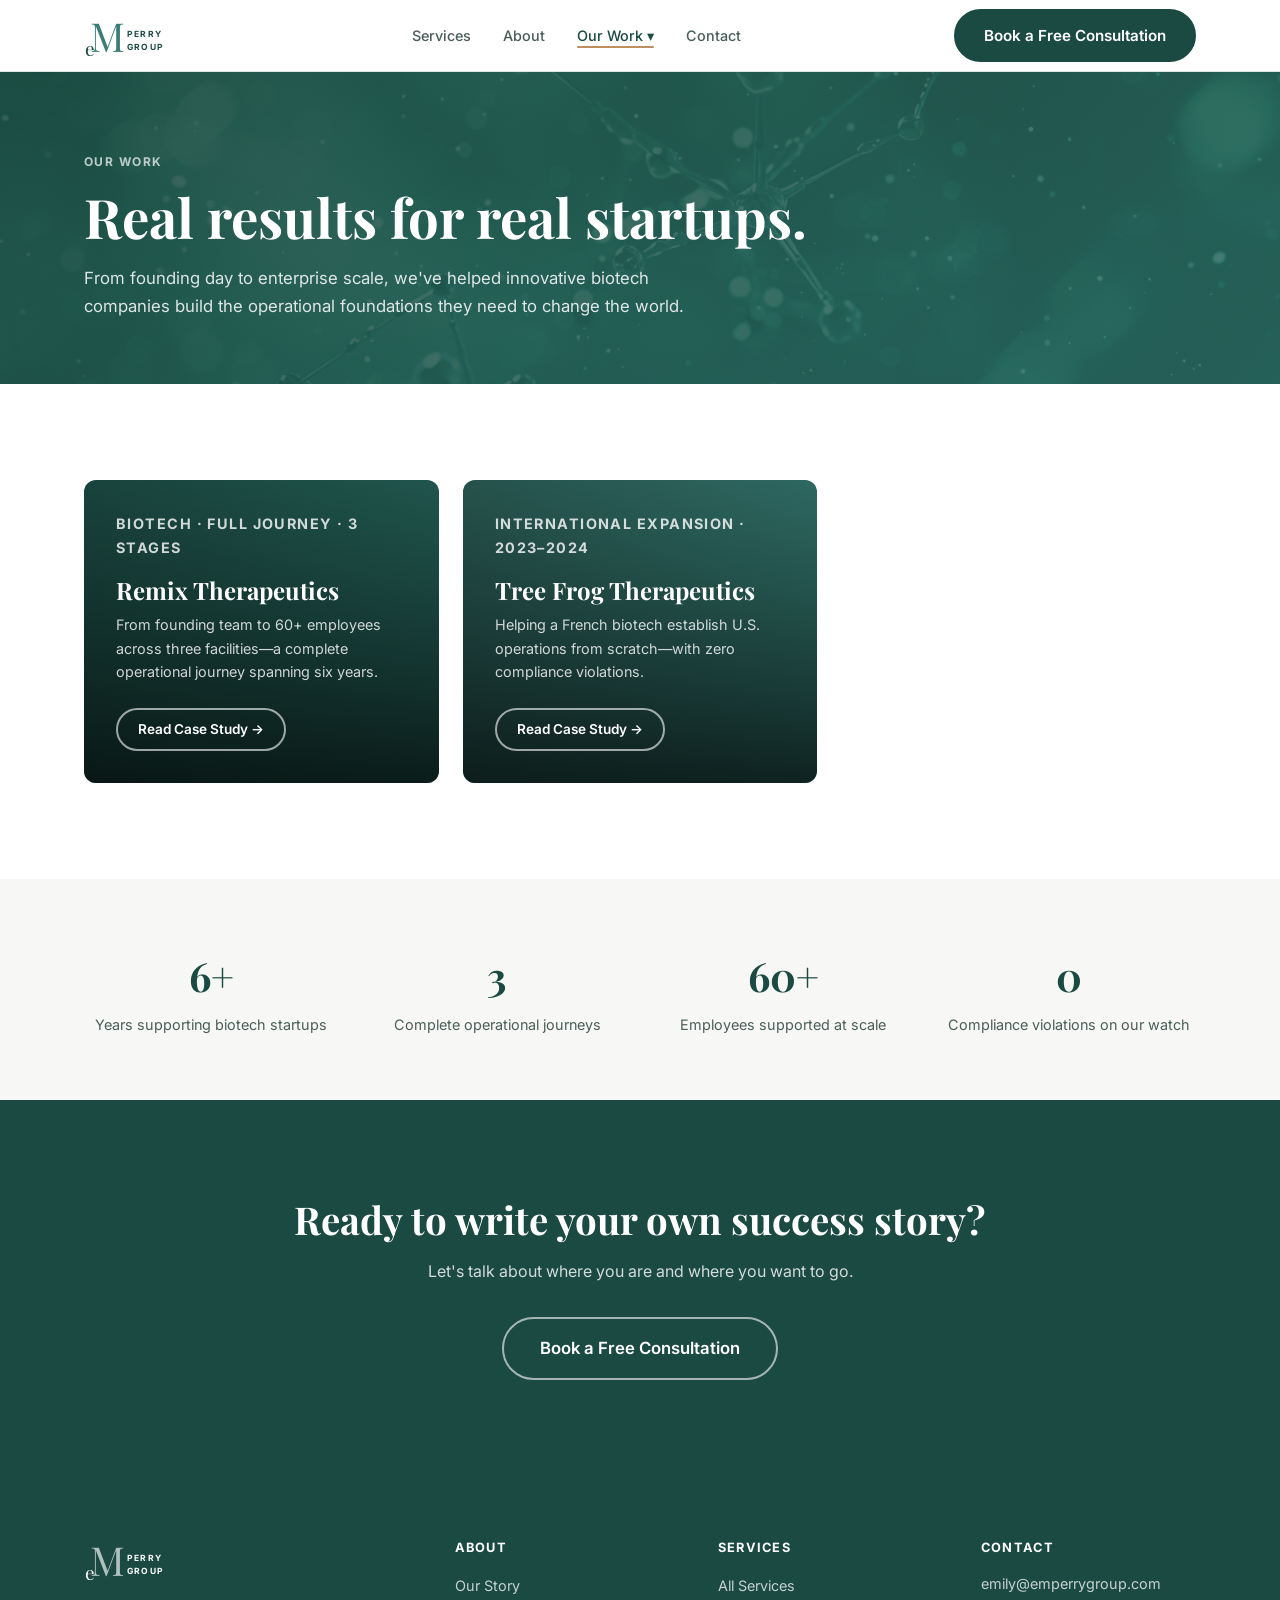
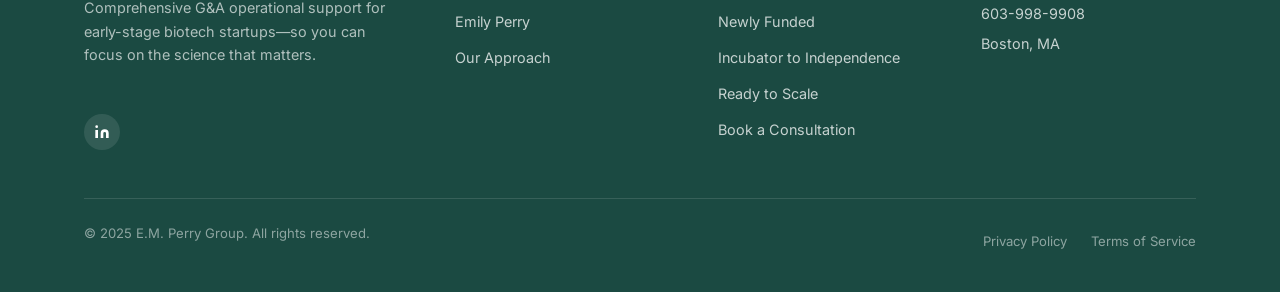
<file: website/case-studies/index.html>
<!DOCTYPE html>
<html lang="en">
<head>
  <meta charset="UTF-8" />
  <meta name="viewport" content="width=device-width, initial-scale=1.0" />
  <meta name="description" content="Case studies from E.M. Perry Group—see how we've helped biotech startups like Remix Therapeutics, Tree Frog Therapeutics, and Arrakis Therapeutics scale their operations." />
  <title>Our Work | E.M. Perry Group</title>
  <link rel="canonical" href="index.html" />
  <link rel="stylesheet" href="../css/style.css" />
</head>
<body>

<!-- ── Navigation ─────────────────────────────────────────── -->
<nav class="nav" aria-label="Main navigation">
  <div class="nav__inner">
    <a href="../index.html" class="nav__logo">
      <svg width="115" height="40" viewBox="0 0 115 40" fill="none" xmlns="http://www.w3.org/2000/svg" aria-label="E.M. Perry Group">
        <text x="6" y="36" font-family="'Playfair Display',Georgia,serif" font-size="40" fill="#3A7D74">M</text>
        <text x="1" y="40" font-family="'Playfair Display',Georgia,serif" font-size="19" fill="#1B4A42">e</text>
        <text x="43" y="21" font-family="'Inter',system-ui,sans-serif" font-size="8.5" font-weight="700" letter-spacing="0.14em" fill="#1B4A42">PERRY</text>
        <text x="43" y="34" font-family="'Inter',system-ui,sans-serif" font-size="8.5" font-weight="700" letter-spacing="0.14em" fill="#1B4A42">GROUP</text>
      </svg>
    </a>
    <div class="nav__links">
      <a href="../services.html">Services</a>
      <a href="../about.html">About</a>
      <div class="nav__dropdown">
        <a href="index.html" class="active">Our Work ▾</a>
        <div class="nav__dropdown-menu">
          <a href="index.html">All Case Studies</a>
          <a href="remix.html">Remix Therapeutics</a>
          <a href="tree-frog.html">Tree Frog Therapeutics</a>
        </div>
      </div>
      <a href="../contact.html">Contact</a>
    </div>
    <a href="../contact.html" class="btn btn--primary nav__cta">Book a Free Consultation</a>
    <button class="nav__hamburger" aria-label="Toggle menu" aria-expanded="false">
      <span></span><span></span><span></span>
    </button>
  </div>
</nav>
<div class="nav__mobile" aria-label="Mobile navigation">
  <a href="../index.html">Home</a>
  <a href="../services.html">Services</a>
  <a href="../about.html">About</a>
  <a href="index.html" class="active">Our Work</a>
  <a href="../contact.html">Contact</a>
  <a href="../contact.html" class="btn btn--primary" style="margin-top:.5rem">Book a Free Consultation</a>
</div>

<main>

<!-- ── Page Hero ───────────────────────────────────────────── -->
<section class="page-hero" style="background: linear-gradient(135deg, rgba(27,74,66,0.88) 0%, rgba(42,107,98,0.84) 100%), url('../images/dactylic_abstract_molecular_network_floating_in_deep_forest_g_c8e092bf-b2fd-4048-a510-b3c3a27b9b23_0.png') center/cover no-repeat;">
  <div class="container">
    <span class="label label--light">Our Work</span>
    <h1>Real results for real startups.</h1>
    <p>From founding day to enterprise scale, we've helped innovative biotech companies build the operational foundations they need to change the world.</p>
  </div>
</section>

<!-- ── Case Studies Grid ───────────────────────────────────── -->
<section class="section">
  <div class="container">

    <div class="grid-3">

      <a href="remix.html" class="case-card" style="background: linear-gradient(135deg,#1B4A42,#2a7066)">
        <div class="case-card__overlay"></div>
        <div class="case-card__body">
          <p class="case-card__tag">Biotech · Full Journey · 3 Stages</p>
          <h3>Remix Therapeutics</h3>
          <p>From founding team to 60+ employees across three facilities—a complete operational journey spanning six years.</p>
          <span class="btn btn--outline-white btn--sm" style="margin-top:.5rem">Read Case Study →</span>
        </div>
      </a>

      <a href="tree-frog.html" class="case-card" style="background: linear-gradient(135deg,#2a5a54,#3a8a80)">
        <div class="case-card__overlay"></div>
        <div class="case-card__body">
          <p class="case-card__tag">International Expansion · 2023–2024</p>
          <h3>Tree Frog Therapeutics</h3>
          <p>Helping a French biotech establish U.S. operations from scratch—with zero compliance violations.</p>
          <span class="btn btn--outline-white btn--sm" style="margin-top:.5rem">Read Case Study →</span>
        </div>
      </a>


    </div>

  </div>
</section>

<!-- ── Stats Banner ────────────────────────────────────────── -->
<section class="section--sm section--cream">
  <div class="container">
    <div style="display:grid;grid-template-columns:repeat(4,1fr);gap:2rem;text-align:center">
      <div>
        <div style="font-family:var(--font-head);font-size:2.5rem;color:var(--green-dark);font-weight:700">6+</div>
        <div style="color:var(--text-mid);font-size:.9rem;margin-top:.25rem">Years supporting biotech startups</div>
      </div>
      <div>
        <div style="font-family:var(--font-head);font-size:2.5rem;color:var(--green-dark);font-weight:700">3</div>
        <div style="color:var(--text-mid);font-size:.9rem;margin-top:.25rem">Complete operational journeys</div>
      </div>
      <div>
        <div style="font-family:var(--font-head);font-size:2.5rem;color:var(--green-dark);font-weight:700">60+</div>
        <div style="color:var(--text-mid);font-size:.9rem;margin-top:.25rem">Employees supported at scale</div>
      </div>
      <div>
        <div style="font-family:var(--font-head);font-size:2.5rem;color:var(--green-dark);font-weight:700">0</div>
        <div style="color:var(--text-mid);font-size:.9rem;margin-top:.25rem">Compliance violations on our watch</div>
      </div>
    </div>
  </div>
</section>

<!-- ── CTA ─────────────────────────────────────────────────── -->
<section class="section section--dark">
  <div class="container text-center">
    <h2 style="margin-bottom:1rem;color:var(--white)">Ready to write your own success story?</h2>
    <p style="color:rgba(255,255,255,.8);max-width:540px;margin:0 auto 2rem">Let's talk about where you are and where you want to go.</p>
    <a href="../contact.html" class="btn btn--outline-white btn--lg">Book a Free Consultation</a>
  </div>
</section>

</main>

<!-- ── Footer ──────────────────────────────────────────────── -->
<footer class="footer">
  <div class="container">
    <div class="footer__grid">
      <div class="footer__brand">
        <div class="footer__logo">
          <svg width="115" height="40" viewBox="0 0 115 40" fill="none" xmlns="http://www.w3.org/2000/svg" aria-label="E.M. Perry Group">
            <text x="6" y="36" font-family="'Playfair Display',Georgia,serif" font-size="40" fill="rgba(255,255,255,0.65)">M</text>
            <text x="1" y="40" font-family="'Playfair Display',Georgia,serif" font-size="19" fill="white">e</text>
            <text x="43" y="21" font-family="'Inter',system-ui,sans-serif" font-size="8.5" font-weight="700" letter-spacing="0.14em" fill="white">PERRY</text>
            <text x="43" y="34" font-family="'Inter',system-ui,sans-serif" font-size="8.5" font-weight="700" letter-spacing="0.14em" fill="white">GROUP</text>
          </svg>
        </div>
        <p class="footer__tagline">Comprehensive G&A operational support for early-stage biotech startups—so you can focus on the science that matters.</p>
        <div class="footer__social">
          <a href="https://www.linkedin.com/company/em-perry-group" aria-label="LinkedIn" target="_blank" rel="noopener">
            <svg width="16" height="16" viewBox="0 0 24 24" fill="white" aria-hidden="true"><path d="M16 8a6 6 0 0 1 6 6v7h-4v-7a2 2 0 0 0-2-2 2 2 0 0 0-2 2v7h-4v-7a6 6 0 0 1 6-6zM2 9h4v12H2z"/><circle cx="4" cy="4" r="2"/></svg>
          </a>
        </div>
      </div>
      <div class="footer__col">
        <h4>About</h4>
        <ul>
          <li><a href="../about.html">Our Story</a></li>
          <li><a href="../about.html#founder">Emily Perry</a></li>
          <li><a href="../about.html#approach">Our Approach</a></li>
        </ul>
      </div>
      <div class="footer__col">
        <h4>Services</h4>
        <ul>
          <li><a href="../services.html">All Services</a></li>
          <li><a href="../services.html#stage1">Newly Funded</a></li>
          <li><a href="../services.html#stage2">Incubator to Independence</a></li>
          <li><a href="../services.html#stage3">Ready to Scale</a></li>
          <li><a href="../contact.html">Book a Consultation</a></li>
        </ul>
      </div>
      <div class="footer__col footer__contact">
        <h4>Contact</h4>
        <p><a href="mailto:emily@emperrygroup.com">emily@emperrygroup.com</a></p>
        <p><a href="tel:6039989908">603-998-9908</a></p>
        <p>Boston, MA</p>
      </div>
    </div>
    <div class="footer__bottom">
      <p>© 2025 E.M. Perry Group. All rights reserved.</p>
      <div class="footer__bottom-links">
        <a href="#">Privacy Policy</a>
        <a href="#">Terms of Service</a>
      </div>
    </div>
  </div>
</footer>

<script src="../js/main.js"></script>
</body>
</html>
</file>
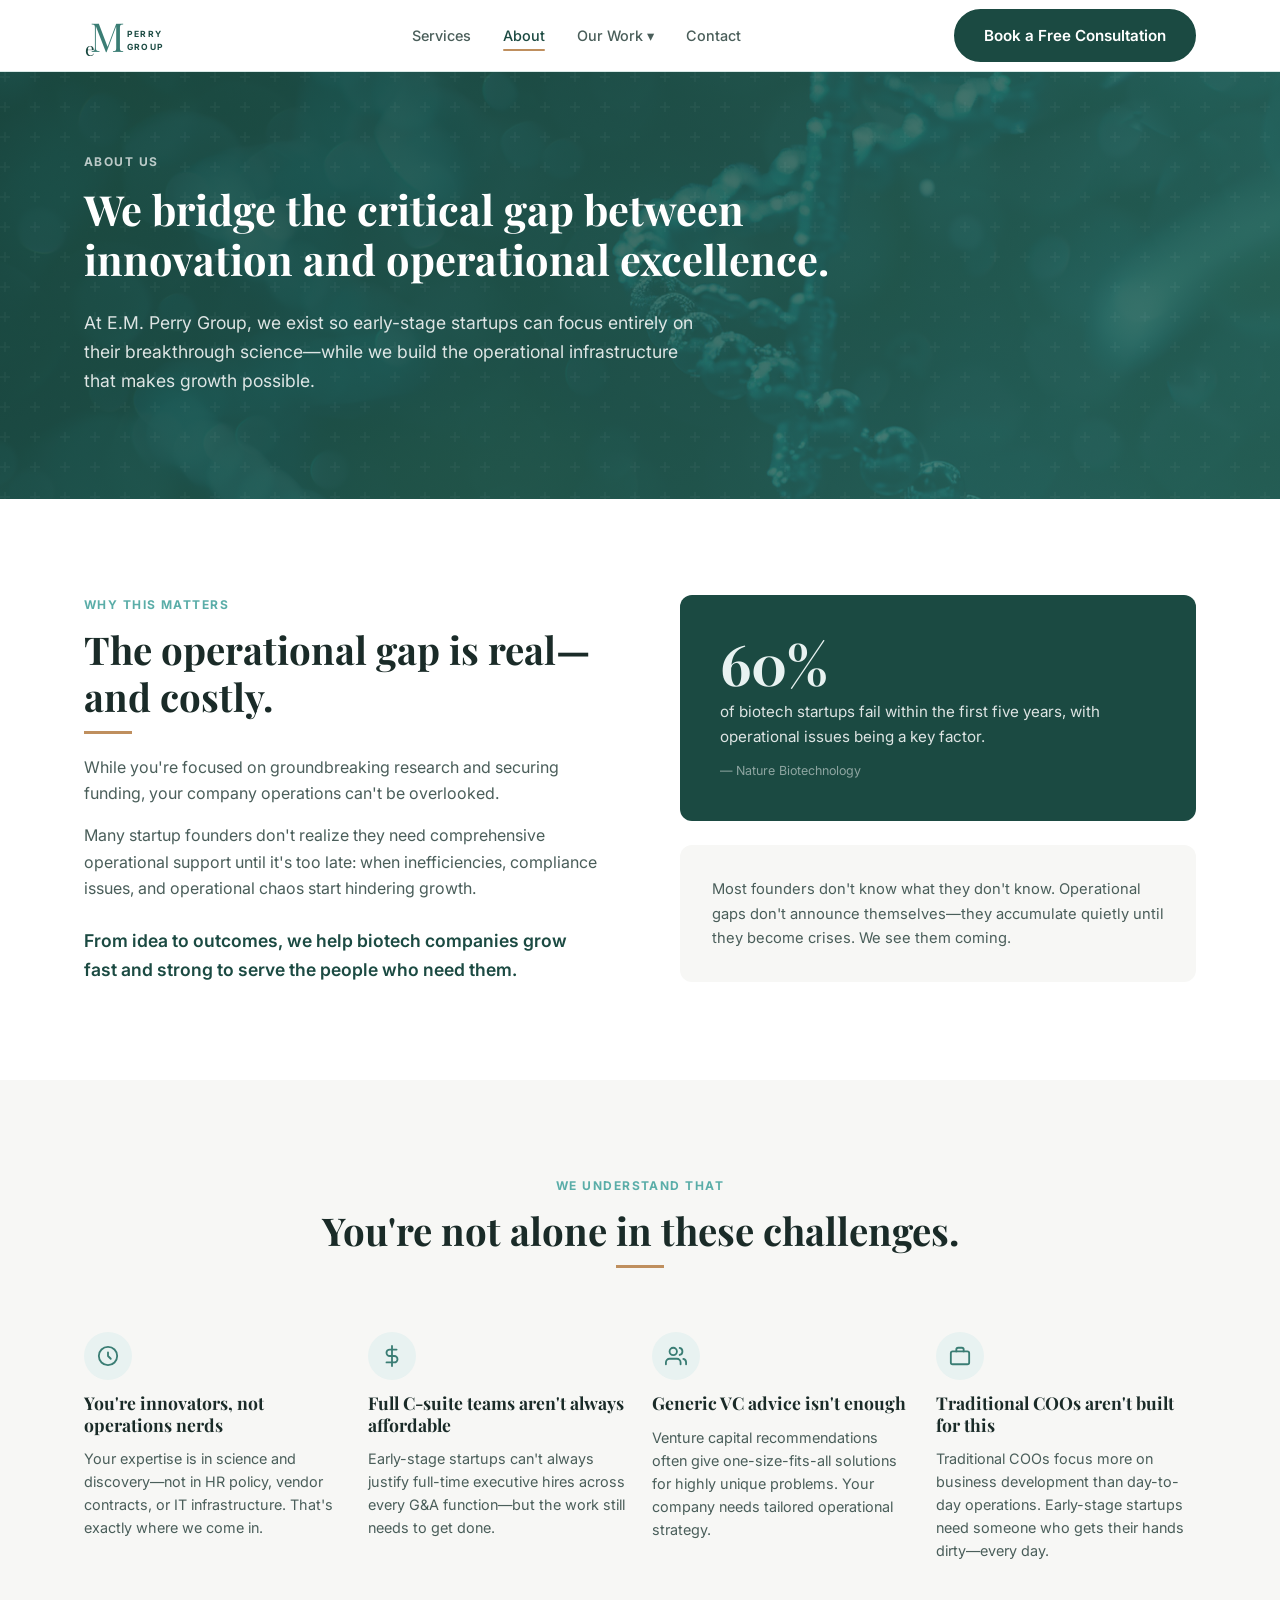
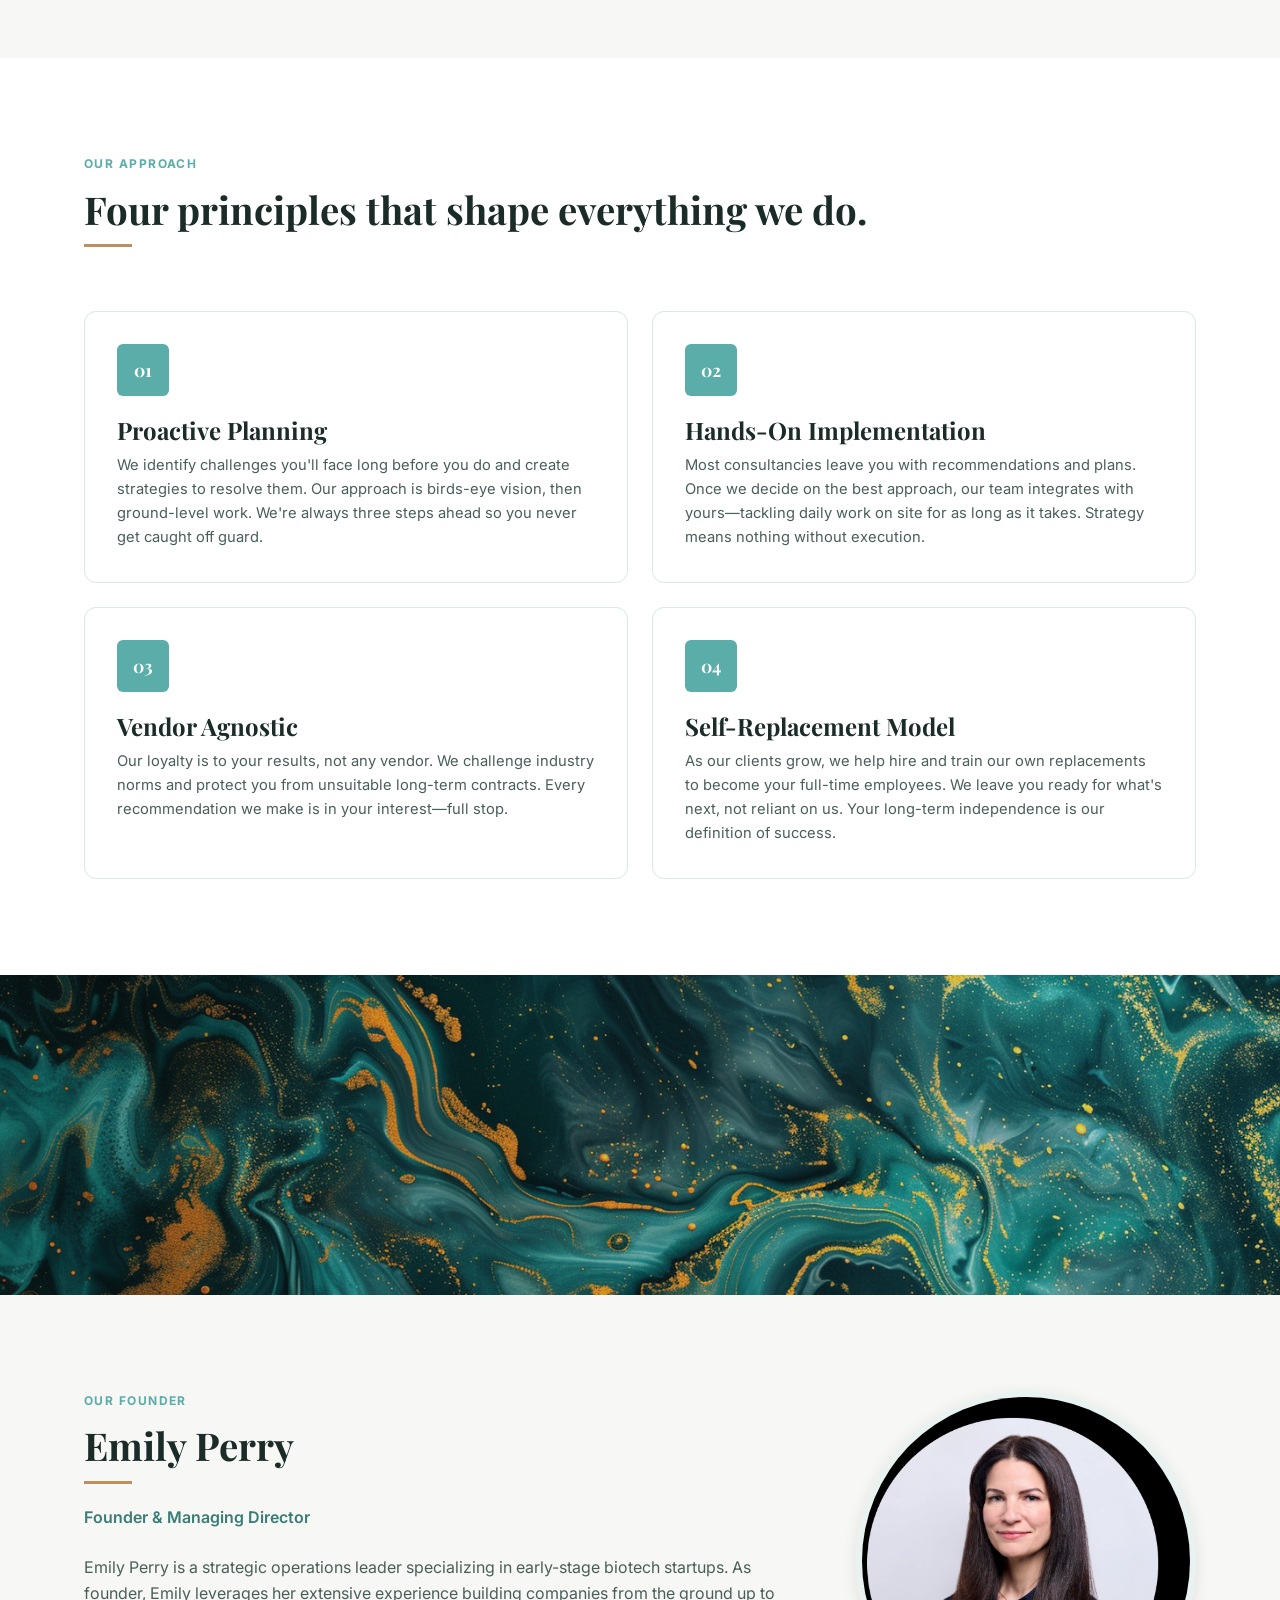
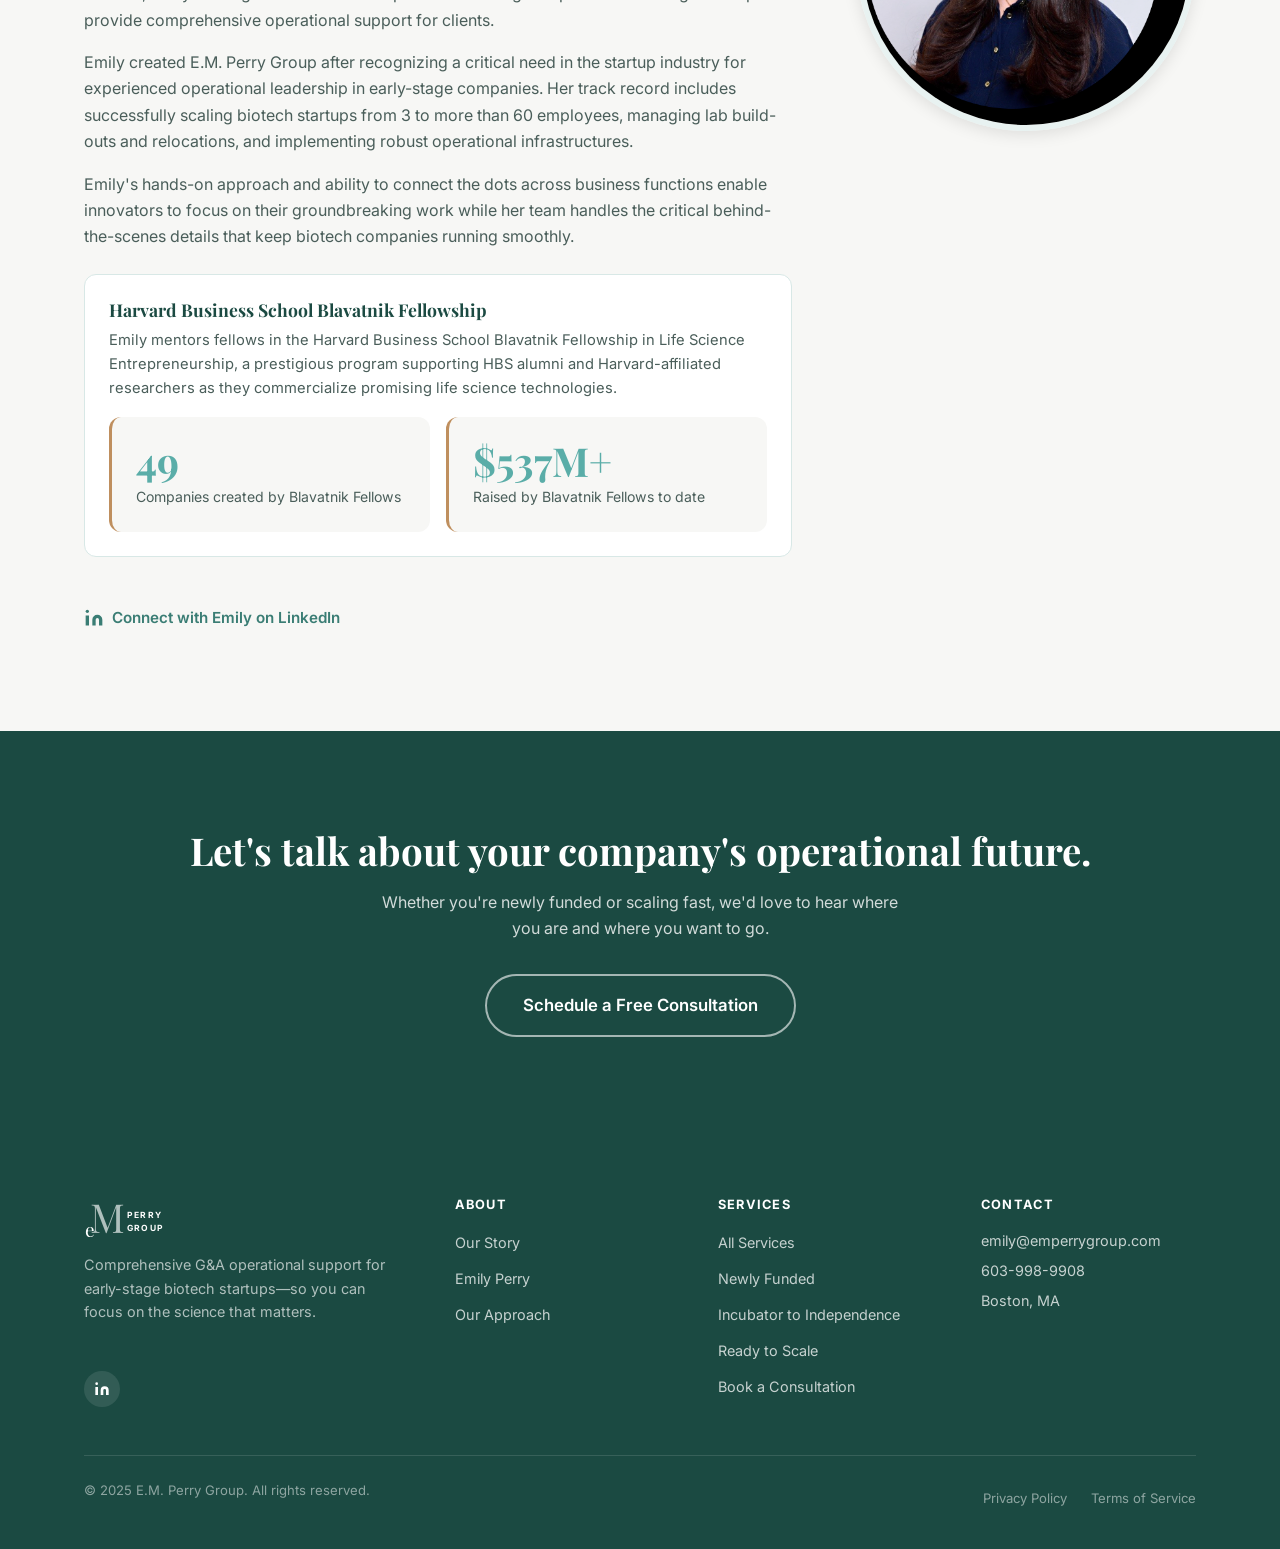
<file: website/about.html>
<!DOCTYPE html>
<html lang="en">
<head>
  <meta charset="UTF-8" />
  <meta name="viewport" content="width=device-width, initial-scale=1.0" />
  <meta name="description" content="Learn about E.M. Perry Group—our story, founder Emily Perry, and our approach to operational excellence for early-stage biotech startups." />
  <title>About | E.M. Perry Group</title>
  <link rel="canonical" href="about.html" />
  <link rel="stylesheet" href="css/style.css" />
</head>
<body>

<!-- ── Navigation ─────────────────────────────────────────── -->
<nav class="nav" aria-label="Main navigation">
  <div class="nav__inner">
    <a href="index.html" class="nav__logo">
      <svg width="115" height="40" viewBox="0 0 115 40" fill="none" xmlns="http://www.w3.org/2000/svg" aria-label="E.M. Perry Group">
        <text x="6" y="36" font-family="'Playfair Display',Georgia,serif" font-size="40" fill="#3A7D74">M</text>
        <text x="1" y="40" font-family="'Playfair Display',Georgia,serif" font-size="19" fill="#1B4A42">e</text>
        <text x="43" y="21" font-family="'Inter',system-ui,sans-serif" font-size="8.5" font-weight="700" letter-spacing="0.14em" fill="#1B4A42">PERRY</text>
        <text x="43" y="34" font-family="'Inter',system-ui,sans-serif" font-size="8.5" font-weight="700" letter-spacing="0.14em" fill="#1B4A42">GROUP</text>
      </svg>
    </a>
    <div class="nav__links">
      <a href="services.html">Services</a>
      <a href="about.html" class="active">About</a>
      <div class="nav__dropdown">
        <a href="case-studies/index.html">Our Work ▾</a>
        <div class="nav__dropdown-menu">
          <a href="case-studies/index.html">All Case Studies</a>
          <a href="case-studies/remix.html">Remix Therapeutics</a>
          <a href="case-studies/tree-frog.html">Tree Frog Therapeutics</a>
        </div>
      </div>
      <a href="contact.html">Contact</a>
    </div>
    <a href="contact.html" class="btn btn--primary nav__cta">Book a Free Consultation</a>
    <button class="nav__hamburger" aria-label="Toggle menu" aria-expanded="false">
      <span></span><span></span><span></span>
    </button>
  </div>
</nav>
<div class="nav__mobile" aria-label="Mobile navigation">
  <a href="index.html">Home</a>
  <a href="services.html">Services</a>
  <a href="about.html">About</a>
  <a href="case-studies/index.html">Our Work</a>
  <a href="contact.html">Contact</a>
  <a href="contact.html" class="btn btn--primary" style="margin-top:.5rem">Book a Free Consultation</a>
</div>

<main>

<!-- ── Hero ───────────────────────────────────────────────── -->
<section class="hero hero--sm" style="background: linear-gradient(135deg, rgba(27,74,66,0.88) 0%, rgba(42,107,98,0.84) 100%), url('images/dactylic_close-up_of_molecular_structure_model_or_DNA_helix_o_7566a50b-a960-44f9-b055-f1ec89ed3b80_3.png') center/cover no-repeat;">
  <div class="container">
    <div class="hero__inner" style="max-width:820px">
      <span class="label" style="color:rgba(255,255,255,.7)">About Us</span>
      <h1>We bridge the critical gap between innovation and operational excellence.</h1>
      <p>At E.M. Perry Group, we exist so early-stage startups can focus entirely on their breakthrough science—while we build the operational infrastructure that makes growth possible.</p>
    </div>
  </div>
</section>

<!-- ── Why this matters ────────────────────────────────────── -->
<section class="section">
  <div class="container">
    <div style="display:grid;grid-template-columns:1fr 1fr;gap:5rem;align-items:start">
      <div>
        <span class="label">Why This Matters</span>
        <h2 class="accent-line" style="margin-bottom:1.25rem">The operational gap is real—and costly.</h2>
        <p style="color:var(--text-mid)">While you're focused on groundbreaking research and securing funding, your company operations can't be overlooked.</p>
        <p style="color:var(--text-mid)">Many startup founders don't realize they need comprehensive operational support until it's too late: when inefficiencies, compliance issues, and operational chaos start hindering growth.</p>
        <p style="font-size:1.1rem;font-weight:600;color:var(--green-dark);margin-top:1.5rem">From idea to outcomes, we help biotech companies grow fast and strong to serve the people who need them.</p>
      </div>
      <div>
        <div style="background:var(--green-dark);color:white;border-radius:var(--radius-md);padding:2.5rem;margin-bottom:1.5rem">
          <div style="font-family:var(--font-head);font-size:3.5rem;font-weight:700;line-height:1;color:var(--green-pale);margin-bottom:.5rem">60%</div>
          <p style="color:rgba(255,255,255,.85);margin:0;font-size:.95rem">of biotech startups fail within the first five years, with operational issues being a key factor.</p>
          <p style="color:rgba(255,255,255,.5);font-size:.78rem;margin-top:.75rem;margin-bottom:0">— Nature Biotechnology</p>
        </div>
        <div style="background:var(--cream);border-radius:var(--radius-md);padding:2rem">
          <p style="color:var(--text-mid);font-size:.92rem;margin:0">Most founders don't know what they don't know. Operational gaps don't announce themselves—they accumulate quietly until they become crises. We see them coming.</p>
        </div>
      </div>
    </div>
  </div>
</section>

<!-- ── We understand that ──────────────────────────────────── -->
<section class="section section--cream">
  <div class="container">
    <div class="section-header section-header--center">
      <span class="label">We Understand That</span>
      <h2 class="accent-line accent-line--center">You're not alone in these challenges.</h2>
    </div>
    <div class="understand-grid">
      <div class="understand-item">
        <div class="understand-icon">
          <svg width="22" height="22" viewBox="0 0 24 24" fill="none" stroke="currentColor" stroke-width="2" stroke-linecap="round" stroke-linejoin="round" aria-hidden="true"><circle cx="12" cy="12" r="10"/><path d="M12 8v4l3 3"/></svg>
        </div>
        <h4>You're innovators, not operations nerds</h4>
        <p>Your expertise is in science and discovery—not in HR policy, vendor contracts, or IT infrastructure. That's exactly where we come in.</p>
      </div>
      <div class="understand-item">
        <div class="understand-icon">
          <svg width="22" height="22" viewBox="0 0 24 24" fill="none" stroke="currentColor" stroke-width="2" stroke-linecap="round" stroke-linejoin="round" aria-hidden="true"><line x1="12" y1="1" x2="12" y2="23"/><path d="M17 5H9.5a3.5 3.5 0 0 0 0 7h5a3.5 3.5 0 0 1 0 7H6"/></svg>
        </div>
        <h4>Full C-suite teams aren't always affordable</h4>
        <p>Early-stage startups can't always justify full-time executive hires across every G&A function—but the work still needs to get done.</p>
      </div>
      <div class="understand-item">
        <div class="understand-icon">
          <svg width="22" height="22" viewBox="0 0 24 24" fill="none" stroke="currentColor" stroke-width="2" stroke-linecap="round" stroke-linejoin="round" aria-hidden="true"><path d="M17 21v-2a4 4 0 0 0-4-4H5a4 4 0 0 0-4 4v2"/><circle cx="9" cy="7" r="4"/><path d="M23 21v-2a4 4 0 0 0-3-3.87"/><path d="M16 3.13a4 4 0 0 1 0 7.75"/></svg>
        </div>
        <h4>Generic VC advice isn't enough</h4>
        <p>Venture capital recommendations often give one-size-fits-all solutions for highly unique problems. Your company needs tailored operational strategy.</p>
      </div>
      <div class="understand-item">
        <div class="understand-icon">
          <svg width="22" height="22" viewBox="0 0 24 24" fill="none" stroke="currentColor" stroke-width="2" stroke-linecap="round" stroke-linejoin="round" aria-hidden="true"><rect x="2" y="7" width="20" height="14" rx="2"/><path d="M16 7V5a2 2 0 0 0-2-2h-4a2 2 0 0 0-2 2v2"/></svg>
        </div>
        <h4>Traditional COOs aren't built for this</h4>
        <p>Traditional COOs focus more on business development than day-to-day operations. Early-stage startups need someone who gets their hands dirty—every day.</p>
      </div>
    </div>
  </div>
</section>

<!-- ── Our Approach ────────────────────────────────────────── -->
<section class="section" id="approach">
  <div class="container">
    <div class="section-header">
      <span class="label">Our Approach</span>
      <h2 class="accent-line">Four principles that shape everything we do.</h2>
    </div>
    <div class="grid-2">
      <div class="approach-card">
        <div class="approach-card__num">01</div>
        <h3>Proactive Planning</h3>
        <p>We identify challenges you'll face long before you do and create strategies to resolve them. Our approach is birds-eye vision, then ground-level work. We're always three steps ahead so you never get caught off guard.</p>
      </div>
      <div class="approach-card">
        <div class="approach-card__num">02</div>
        <h3>Hands-On Implementation</h3>
        <p>Most consultancies leave you with recommendations and plans. Once we decide on the best approach, our team integrates with yours—tackling daily work on site for as long as it takes. Strategy means nothing without execution.</p>
      </div>
      <div class="approach-card">
        <div class="approach-card__num">03</div>
        <h3>Vendor Agnostic</h3>
        <p>Our loyalty is to your results, not any vendor. We challenge industry norms and protect you from unsuitable long-term contracts. Every recommendation we make is in your interest—full stop.</p>
      </div>
      <div class="approach-card">
        <div class="approach-card__num">04</div>
        <h3>Self-Replacement Model</h3>
        <p>As our clients grow, we help hire and train our own replacements to become your full-time employees. We leave you ready for what's next, not reliant on us. Your long-term independence is our definition of success.</p>
      </div>
    </div>
  </div>
</section>

<!-- ── Photo strip ────────────────────────────────────────── -->
<div class="photo-strip" style="background-image: url('images/dactylic_macro_shot_of_iridescent_liquid_swirling_in_dark_wat_27f24e0e-6da4-4670-9d85-824ed463c22c_2.png'); background-position: center 40%;"></div>

<!-- ── Our Founder ─────────────────────────────────────────── -->
<section class="section section--cream" id="founder">
  <div class="container">
    <div class="founder-layout">
      <div>
        <span class="label">Our Founder</span>
        <h2 class="accent-line" style="margin-bottom:1.25rem">Emily Perry</h2>
        <p style="font-size:1rem;font-weight:600;color:var(--green-mid);margin-bottom:1.5rem">Founder &amp; Managing Director</p>
        <p style="color:var(--text-mid)">Emily Perry is a strategic operations leader specializing in early-stage biotech startups. As founder, Emily leverages her extensive experience building companies from the ground up to provide comprehensive operational support for clients.</p>
        <p style="color:var(--text-mid)">Emily created E.M. Perry Group after recognizing a critical need in the startup industry for experienced operational leadership in early-stage companies. Her track record includes successfully scaling biotech startups from 3 to more than 60 employees, managing lab build-outs and relocations, and implementing robust operational infrastructures.</p>
        <p style="color:var(--text-mid)">Emily's hands-on approach and ability to connect the dots across business functions enable innovators to focus on their groundbreaking work while her team handles the critical behind-the-scenes details that keep biotech companies running smoothly.</p>

        <div style="background:var(--white);border:1px solid var(--border);border-radius:var(--radius-md);padding:1.5rem;margin:1.5rem 0">
          <h4 style="margin-bottom:.5rem;color:var(--green-dark)">Harvard Business School Blavatnik Fellowship</h4>
          <p style="color:var(--text-mid);font-size:.92rem;margin-bottom:.75rem">Emily mentors fellows in the Harvard Business School Blavatnik Fellowship in Life Science Entrepreneurship, a prestigious program supporting HBS alumni and Harvard-affiliated researchers as they commercialize promising life science technologies.</p>
          <div class="grid-2" style="gap:1rem;margin-top:1rem">
            <div class="stat-card">
              <div class="stat">49</div>
              <p>Companies created by Blavatnik Fellows</p>
            </div>
            <div class="stat-card">
              <div class="stat">$537M+</div>
              <p>Raised by Blavatnik Fellows to date</p>
            </div>
          </div>
        </div>

        <a href="https://www.linkedin.com/in/emily-perry-5842aa7/" class="founder-linkedin" target="_blank" rel="noopener">
          <svg width="20" height="20" viewBox="0 0 24 24" fill="var(--green-mid)" aria-hidden="true"><path d="M16 8a6 6 0 0 1 6 6v7h-4v-7a2 2 0 0 0-2-2 2 2 0 0 0-2 2v7h-4v-7a6 6 0 0 1 6-6zM2 9h4v12H2z"/><circle cx="4" cy="4" r="2"/></svg>
          Connect with Emily on LinkedIn
        </a>
      </div>
      <div class="founder-photo-wrap">
        <img
          src="images/emily-perry.jpg"
          alt="Emily Perry, Founder and Managing Director of E.M. Perry Group"
          class="founder-photo"
          onerror="this.style.display='none';this.nextElementSibling.style.display='flex'"
        />
        <div class="founder-photo-placeholder" style="display:none">
          <span>Photo: Emily Perry<br/><small>Add emily-perry.jpg to /website/images/</small></span>
        </div>
      </div>
    </div>
  </div>
</section>

<!-- ── CTA ─────────────────────────────────────────────────── -->
<section class="section section--dark">
  <div class="container text-center">
    <h2 style="color:var(--white);margin-bottom:1rem">Let's talk about your company's operational future.</h2>
    <p style="color:rgba(255,255,255,.8);max-width:540px;margin:0 auto 2rem">Whether you're newly funded or scaling fast, we'd love to hear where you are and where you want to go.</p>
    <a href="contact.html" class="btn btn--outline-white btn--lg">Schedule a Free Consultation</a>
  </div>
</section>

</main>

<!-- ── Footer ──────────────────────────────────────────────── -->
<footer class="footer">
  <div class="container">
    <div class="footer__grid">
      <div class="footer__brand">
        <div class="footer__logo">
          <svg width="115" height="40" viewBox="0 0 115 40" fill="none" xmlns="http://www.w3.org/2000/svg" aria-label="E.M. Perry Group">
            <text x="6" y="36" font-family="'Playfair Display',Georgia,serif" font-size="40" fill="rgba(255,255,255,0.65)">M</text>
            <text x="1" y="40" font-family="'Playfair Display',Georgia,serif" font-size="19" fill="white">e</text>
            <text x="43" y="21" font-family="'Inter',system-ui,sans-serif" font-size="8.5" font-weight="700" letter-spacing="0.14em" fill="white">PERRY</text>
            <text x="43" y="34" font-family="'Inter',system-ui,sans-serif" font-size="8.5" font-weight="700" letter-spacing="0.14em" fill="white">GROUP</text>
          </svg>
        </div>
        <p class="footer__tagline">Comprehensive G&A operational support for early-stage biotech startups—so you can focus on the science that matters.</p>
        <div class="footer__social">
          <a href="https://www.linkedin.com/in/emily-perry-5842aa7/" aria-label="LinkedIn" target="_blank" rel="noopener">
            <svg width="16" height="16" viewBox="0 0 24 24" fill="white" aria-hidden="true"><path d="M16 8a6 6 0 0 1 6 6v7h-4v-7a2 2 0 0 0-2-2 2 2 0 0 0-2 2v7h-4v-7a6 6 0 0 1 6-6zM2 9h4v12H2z"/><circle cx="4" cy="4" r="2"/></svg>
          </a>
        </div>
      </div>
      <div class="footer__col">
        <h4>About</h4>
        <ul>
          <li><a href="about.html">Our Story</a></li>
          <li><a href="about.html#founder">Emily Perry</a></li>
          <li><a href="about.html#approach">Our Approach</a></li>
        </ul>
      </div>
      <div class="footer__col">
        <h4>Services</h4>
        <ul>
          <li><a href="services.html">All Services</a></li>
          <li><a href="services.html#stage1">Newly Funded</a></li>
          <li><a href="services.html#stage2">Incubator to Independence</a></li>
          <li><a href="services.html#stage3">Ready to Scale</a></li>
          <li><a href="contact.html">Book a Consultation</a></li>
        </ul>
      </div>
      <div class="footer__col footer__contact">
        <h4>Contact</h4>
        <p><a href="mailto:emily@emperrygroup.com">emily@emperrygroup.com</a></p>
        <p><a href="tel:6039989908">603-998-9908</a></p>
        <p>Boston, MA</p>
      </div>
    </div>
    <div class="footer__bottom">
      <p>© 2025 E.M. Perry Group. All rights reserved.</p>
      <div class="footer__bottom-links">
        <a href="#">Privacy Policy</a>
        <a href="#">Terms of Service</a>
      </div>
    </div>
  </div>
</footer>

<script src="js/main.js"></script>
</body>
</html>
</file>
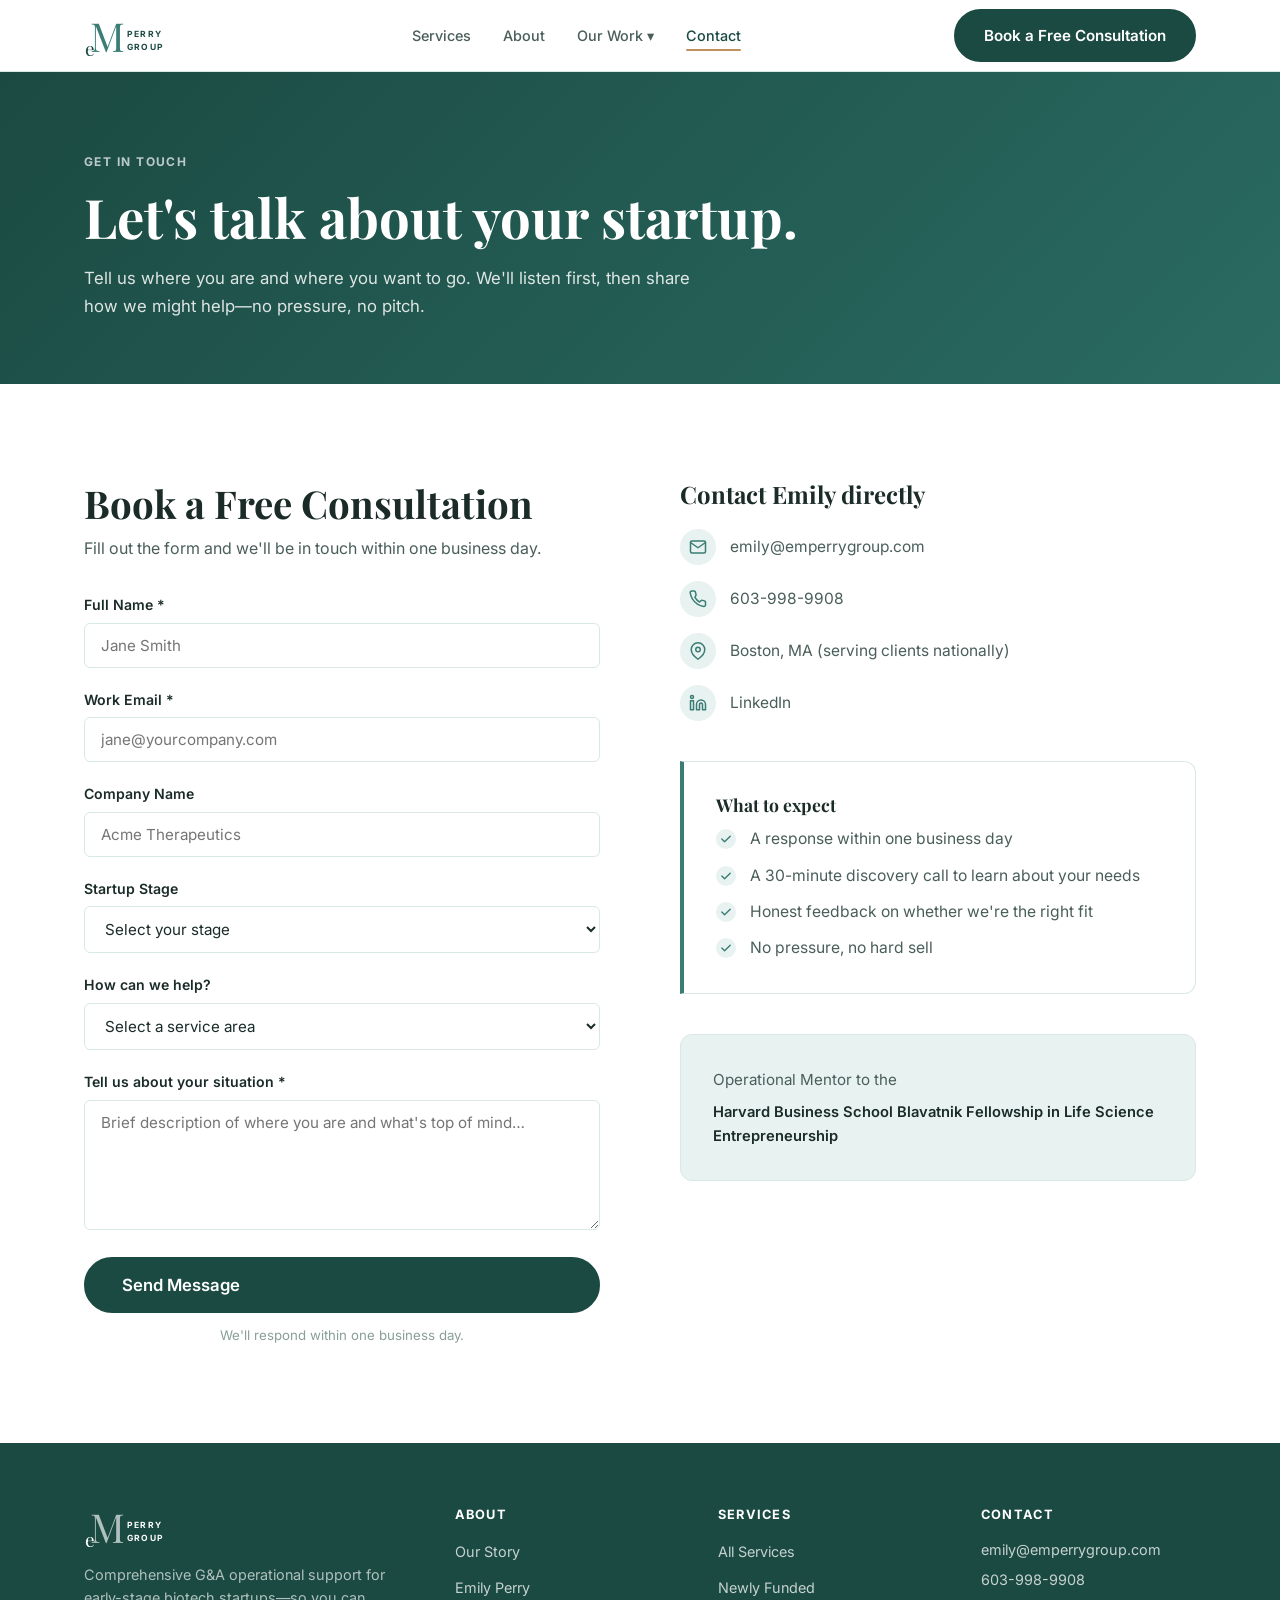
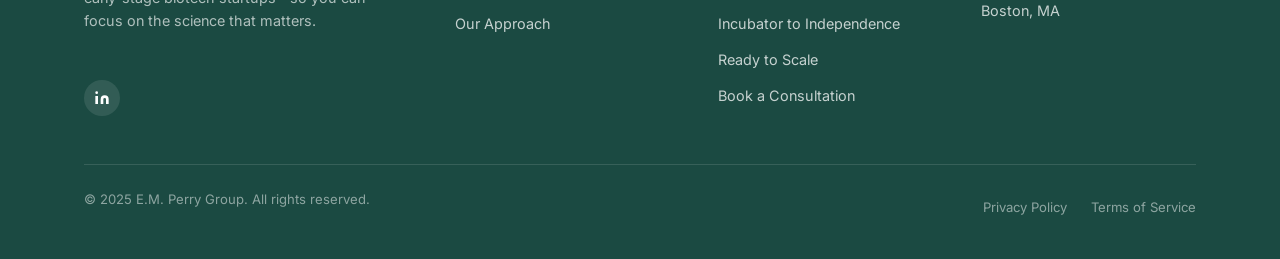
<file: website/contact.html>
<!DOCTYPE html>
<html lang="en">
<head>
  <meta charset="UTF-8" />
  <meta name="viewport" content="width=device-width, initial-scale=1.0" />
  <meta name="description" content="Contact E.M. Perry Group to book a free consultation. We'd love to learn about your biotech startup and how we can help." />
  <title>Contact | E.M. Perry Group</title>
  <link rel="canonical" href="contact.html" />
  <link rel="stylesheet" href="css/style.css" />
</head>
<body>

<!-- ── Navigation ─────────────────────────────────────────── -->
<nav class="nav" aria-label="Main navigation">
  <div class="nav__inner">
    <a href="index.html" class="nav__logo">
      <svg width="115" height="40" viewBox="0 0 115 40" fill="none" xmlns="http://www.w3.org/2000/svg" aria-label="E.M. Perry Group">
        <text x="6" y="36" font-family="'Playfair Display',Georgia,serif" font-size="40" fill="#3A7D74">M</text>
        <text x="1" y="40" font-family="'Playfair Display',Georgia,serif" font-size="19" fill="#1B4A42">e</text>
        <text x="43" y="21" font-family="'Inter',system-ui,sans-serif" font-size="8.5" font-weight="700" letter-spacing="0.14em" fill="#1B4A42">PERRY</text>
        <text x="43" y="34" font-family="'Inter',system-ui,sans-serif" font-size="8.5" font-weight="700" letter-spacing="0.14em" fill="#1B4A42">GROUP</text>
      </svg>
    </a>
    <div class="nav__links">
      <a href="services.html">Services</a>
      <a href="about.html">About</a>
      <div class="nav__dropdown">
        <a href="case-studies/index.html">Our Work ▾</a>
        <div class="nav__dropdown-menu">
          <a href="case-studies/index.html">All Case Studies</a>
          <a href="case-studies/remix.html">Remix Therapeutics</a>
          <a href="case-studies/tree-frog.html">Tree Frog Therapeutics</a>
        </div>
      </div>
      <a href="contact.html" class="active">Contact</a>
    </div>
    <a href="contact.html" class="btn btn--primary nav__cta">Book a Free Consultation</a>
    <button class="nav__hamburger" aria-label="Toggle menu" aria-expanded="false">
      <span></span><span></span><span></span>
    </button>
  </div>
</nav>
<div class="nav__mobile" aria-label="Mobile navigation">
  <a href="index.html">Home</a>
  <a href="services.html">Services</a>
  <a href="about.html">About</a>
  <a href="case-studies/index.html">Our Work</a>
  <a href="contact.html" class="active">Contact</a>
  <a href="contact.html" class="btn btn--primary" style="margin-top:.5rem">Book a Free Consultation</a>
</div>

<main>

<!-- ── Page Hero ───────────────────────────────────────────── -->
<section class="page-hero">
  <div class="container">
    <span class="label label--light">Get in Touch</span>
    <h1>Let's talk about your startup.</h1>
    <p>Tell us where you are and where you want to go. We'll listen first, then share how we might help—no pressure, no pitch.</p>
  </div>
</section>

<!-- ── Contact Section ─────────────────────────────────────── -->
<section class="section">
  <div class="container">
    <div style="display:grid;grid-template-columns:1fr 1fr;gap:5rem;align-items:start">

      <!-- Form -->
      <div>
        <h2 style="margin-bottom:.5rem">Book a Free Consultation</h2>
        <p style="color:var(--text-mid);margin-bottom:2rem">Fill out the form and we'll be in touch within one business day.</p>

        <form class="contact-form" name="contact" method="POST" data-netlify="true" novalidate>
          <input type="hidden" name="form-name" value="contact" />

          <div class="form-group">
            <label for="name">Full Name <span aria-hidden="true">*</span></label>
            <input type="text" id="name" name="name" required placeholder="Jane Smith" autocomplete="name" />
          </div>

          <div class="form-group">
            <label for="email">Work Email <span aria-hidden="true">*</span></label>
            <input type="email" id="email" name="email" required placeholder="jane@yourcompany.com" autocomplete="email" />
          </div>

          <div class="form-group">
            <label for="company">Company Name</label>
            <input type="text" id="company" name="company" placeholder="Acme Therapeutics" autocomplete="organization" />
          </div>

          <div class="form-group">
            <label for="stage">Startup Stage</label>
            <select id="stage" name="stage">
              <option value="" disabled selected>Select your stage</option>
              <option value="seed">Seed / Pre-Series A</option>
              <option value="series-a">Series A</option>
              <option value="series-b">Series B</option>
              <option value="series-b-plus">Series B+</option>
              <option value="other">Other / Not sure</option>
            </select>
          </div>

          <div class="form-group">
            <label for="service">How can we help?</label>
            <select id="service" name="service">
              <option value="" disabled selected>Select a service area</option>
              <option value="strategic-mapping">Strategic Operational Mapping</option>
              <option value="infrastructure-eval">G&amp;A Infrastructure Evaluation</option>
              <option value="complete-setup">Complete G&amp;A Setup</option>
              <option value="project-implementation">Project Implementation</option>
              <option value="office-management">Office &amp; Infrastructure Management</option>
              <option value="fractional">Fractional / Consulting</option>
              <option value="not-sure">Not sure — let's talk</option>
            </select>
          </div>

          <div class="form-group">
            <label for="message">Tell us about your situation <span aria-hidden="true">*</span></label>
            <textarea id="message" name="message" required rows="5" placeholder="Brief description of where you are and what's top of mind…"></textarea>
          </div>

          <button type="submit" class="btn btn--primary btn--lg" style="width:100%">Send Message</button>
          <p style="font-size:.83rem;color:var(--text-light);margin-top:.75rem;text-align:center">We'll respond within one business day.</p>
        </form>
      </div>

      <!-- Direct contact + details -->
      <div style="display:flex;flex-direction:column;gap:2.5rem">

        <div>
          <h3 style="margin-bottom:1.25rem">Contact Emily directly</h3>
          <div style="display:flex;flex-direction:column;gap:1rem">
            <a href="mailto:emily@emperrygroup.com" class="contact-detail">
              <span class="contact-detail__icon" aria-hidden="true">
                <svg width="18" height="18" viewBox="0 0 24 24" fill="none" stroke="currentColor" stroke-width="2" stroke-linecap="round" stroke-linejoin="round"><path d="M4 4h16c1.1 0 2 .9 2 2v12c0 1.1-.9 2-2 2H4c-1.1 0-2-.9-2-2V6c0-1.1.9-2 2-2z"/><polyline points="22,6 12,13 2,6"/></svg>
              </span>
              emily@emperrygroup.com
            </a>
            <a href="tel:6039989908" class="contact-detail">
              <span class="contact-detail__icon" aria-hidden="true">
                <svg width="18" height="18" viewBox="0 0 24 24" fill="none" stroke="currentColor" stroke-width="2" stroke-linecap="round" stroke-linejoin="round"><path d="M22 16.92v3a2 2 0 0 1-2.18 2 19.79 19.79 0 0 1-8.63-3.07A19.5 19.5 0 0 1 4.69 12 19.79 19.79 0 0 1 1.61 3.4 2 2 0 0 1 3.6 1.22h3a2 2 0 0 1 2 1.72 12.84 12.84 0 0 0 .7 2.81 2 2 0 0 1-.45 2.11L7.91 9.91a16 16 0 0 0 6.18 6.18l1.77-1.77a2 2 0 0 1 2.11-.45 12.84 12.84 0 0 0 2.81.7A2 2 0 0 1 22 16.92z"/></svg>
              </span>
              603-998-9908
            </a>
            <div class="contact-detail">
              <span class="contact-detail__icon" aria-hidden="true">
                <svg width="18" height="18" viewBox="0 0 24 24" fill="none" stroke="currentColor" stroke-width="2" stroke-linecap="round" stroke-linejoin="round"><path d="M21 10c0 7-9 13-9 13s-9-6-9-13a9 9 0 0 1 18 0z"/><circle cx="12" cy="10" r="3"/></svg>
              </span>
              Boston, MA (serving clients nationally)
            </div>
            <a href="https://www.linkedin.com/company/em-perry-group" target="_blank" rel="noopener" class="contact-detail">
              <span class="contact-detail__icon" aria-hidden="true">
                <svg width="18" height="18" viewBox="0 0 24 24" fill="none" stroke="currentColor" stroke-width="2" stroke-linecap="round" stroke-linejoin="round"><path d="M16 8a6 6 0 0 1 6 6v7h-4v-7a2 2 0 0 0-2-2 2 2 0 0 0-2 2v7h-4v-7a6 6 0 0 1 6-6zM2 9h4v12H2z"/><circle cx="4" cy="4" r="2"/></svg>
              </span>
              LinkedIn
            </a>
          </div>
        </div>

        <div class="card" style="border-left:4px solid var(--green-mid);border-radius:0 var(--radius-md) var(--radius-md) 0">
          <h4 style="margin-bottom:.5rem">What to expect</h4>
          <ul class="check-list" style="margin-top:.75rem">
            <li>A response within one business day</li>
            <li>A 30-minute discovery call to learn about your needs</li>
            <li>Honest feedback on whether we're the right fit</li>
            <li>No pressure, no hard sell</li>
          </ul>
        </div>

        <div class="card" style="background:var(--green-pale)">
          <p style="font-size:.95rem;color:var(--text-mid);margin-bottom:.5rem">Operational Mentor to the</p>
          <p style="font-weight:600;color:var(--text-dark)">Harvard Business School Blavatnik Fellowship in Life Science Entrepreneurship</p>
        </div>

      </div>
    </div>
  </div>
</section>

</main>

<!-- ── Footer ──────────────────────────────────────────────── -->
<footer class="footer">
  <div class="container">
    <div class="footer__grid">
      <div class="footer__brand">
        <div class="footer__logo">
          <svg width="115" height="40" viewBox="0 0 115 40" fill="none" xmlns="http://www.w3.org/2000/svg" aria-label="E.M. Perry Group">
            <text x="6" y="36" font-family="'Playfair Display',Georgia,serif" font-size="40" fill="rgba(255,255,255,0.65)">M</text>
            <text x="1" y="40" font-family="'Playfair Display',Georgia,serif" font-size="19" fill="white">e</text>
            <text x="43" y="21" font-family="'Inter',system-ui,sans-serif" font-size="8.5" font-weight="700" letter-spacing="0.14em" fill="white">PERRY</text>
            <text x="43" y="34" font-family="'Inter',system-ui,sans-serif" font-size="8.5" font-weight="700" letter-spacing="0.14em" fill="white">GROUP</text>
          </svg>
        </div>
        <p class="footer__tagline">Comprehensive G&A operational support for early-stage biotech startups—so you can focus on the science that matters.</p>
        <div class="footer__social">
          <a href="https://www.linkedin.com/company/em-perry-group" aria-label="LinkedIn" target="_blank" rel="noopener">
            <svg width="16" height="16" viewBox="0 0 24 24" fill="white" aria-hidden="true"><path d="M16 8a6 6 0 0 1 6 6v7h-4v-7a2 2 0 0 0-2-2 2 2 0 0 0-2 2v7h-4v-7a6 6 0 0 1 6-6zM2 9h4v12H2z"/><circle cx="4" cy="4" r="2"/></svg>
          </a>
        </div>
      </div>
      <div class="footer__col">
        <h4>About</h4>
        <ul>
          <li><a href="about.html">Our Story</a></li>
          <li><a href="about.html#founder">Emily Perry</a></li>
          <li><a href="about.html#approach">Our Approach</a></li>
        </ul>
      </div>
      <div class="footer__col">
        <h4>Services</h4>
        <ul>
          <li><a href="services.html">All Services</a></li>
          <li><a href="services.html#stage1">Newly Funded</a></li>
          <li><a href="services.html#stage2">Incubator to Independence</a></li>
          <li><a href="services.html#stage3">Ready to Scale</a></li>
          <li><a href="contact.html">Book a Consultation</a></li>
        </ul>
      </div>
      <div class="footer__col footer__contact">
        <h4>Contact</h4>
        <p><a href="mailto:emily@emperrygroup.com">emily@emperrygroup.com</a></p>
        <p><a href="tel:6039989908">603-998-9908</a></p>
        <p>Boston, MA</p>
      </div>
    </div>
    <div class="footer__bottom">
      <p>© 2025 E.M. Perry Group. All rights reserved.</p>
      <div class="footer__bottom-links">
        <a href="#">Privacy Policy</a>
        <a href="#">Terms of Service</a>
      </div>
    </div>
  </div>
</footer>

<script src="js/main.js"></script>
</body>
</html>
</file>
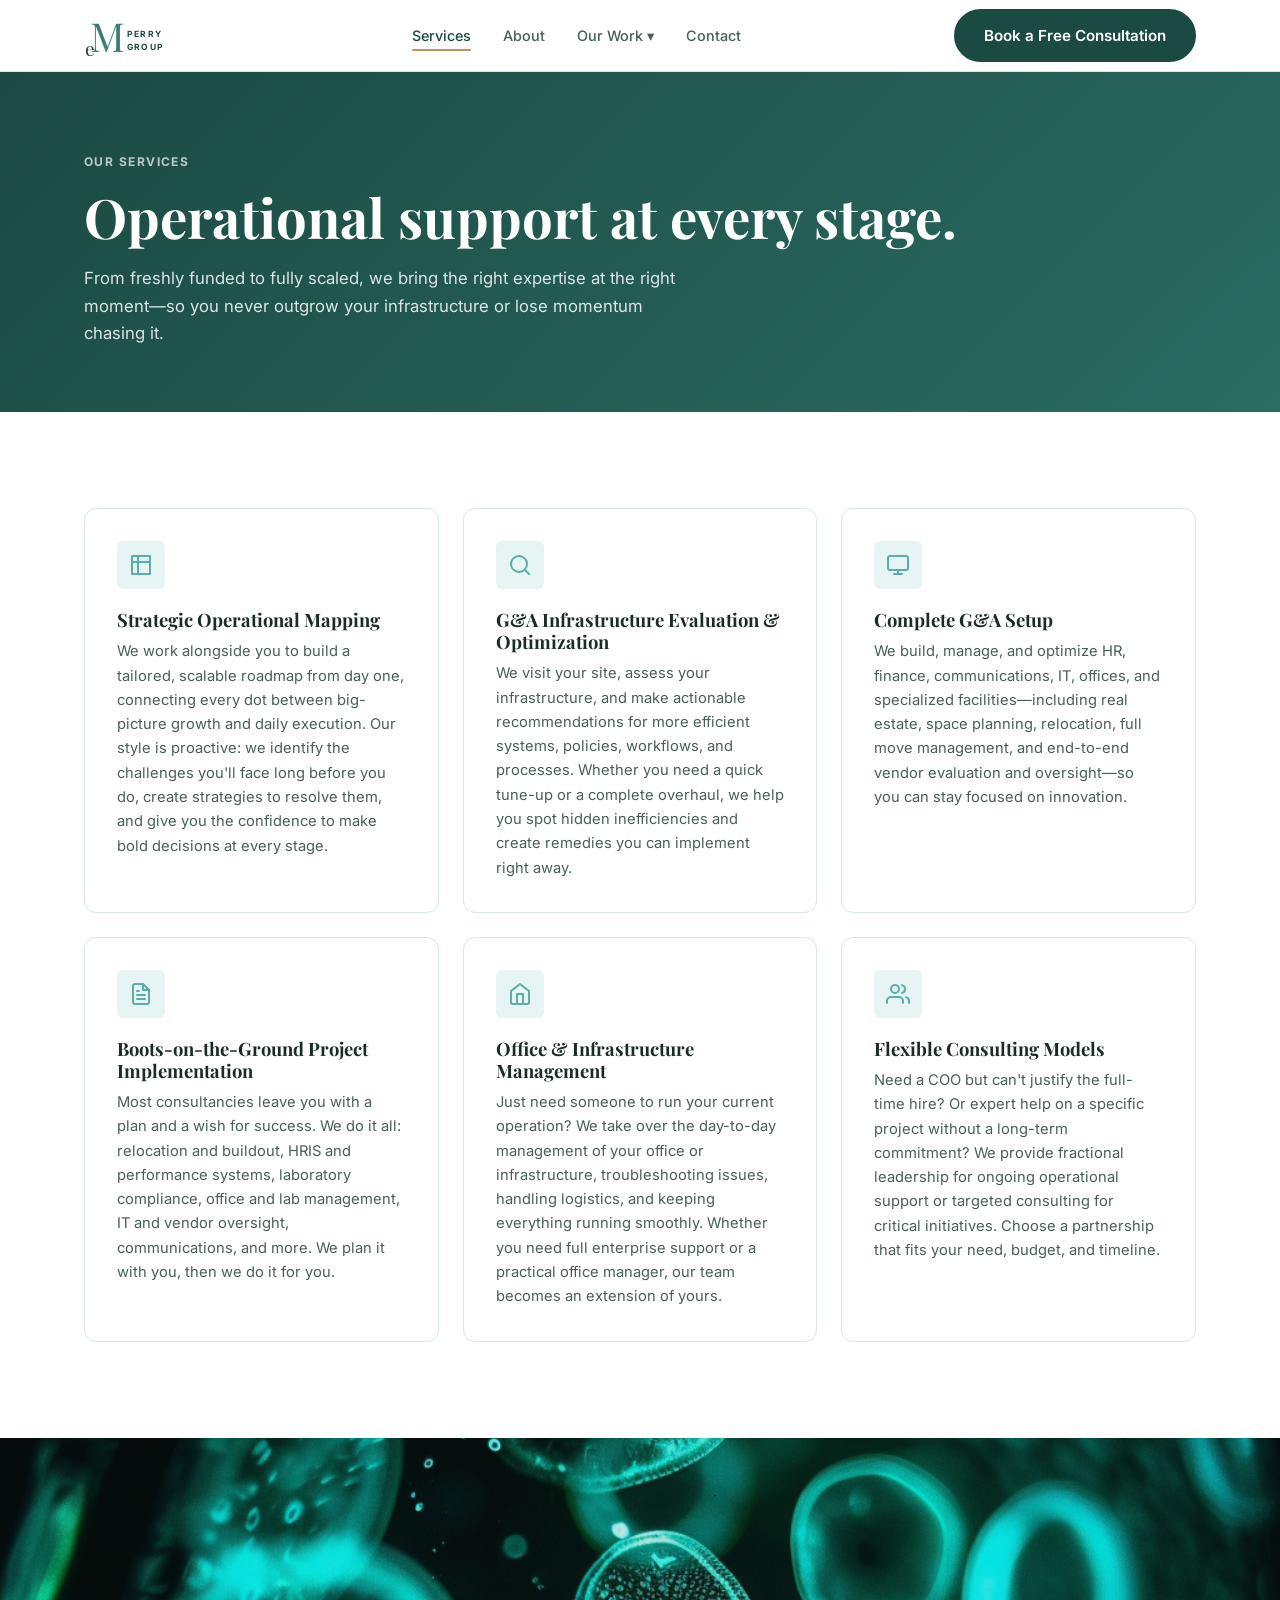
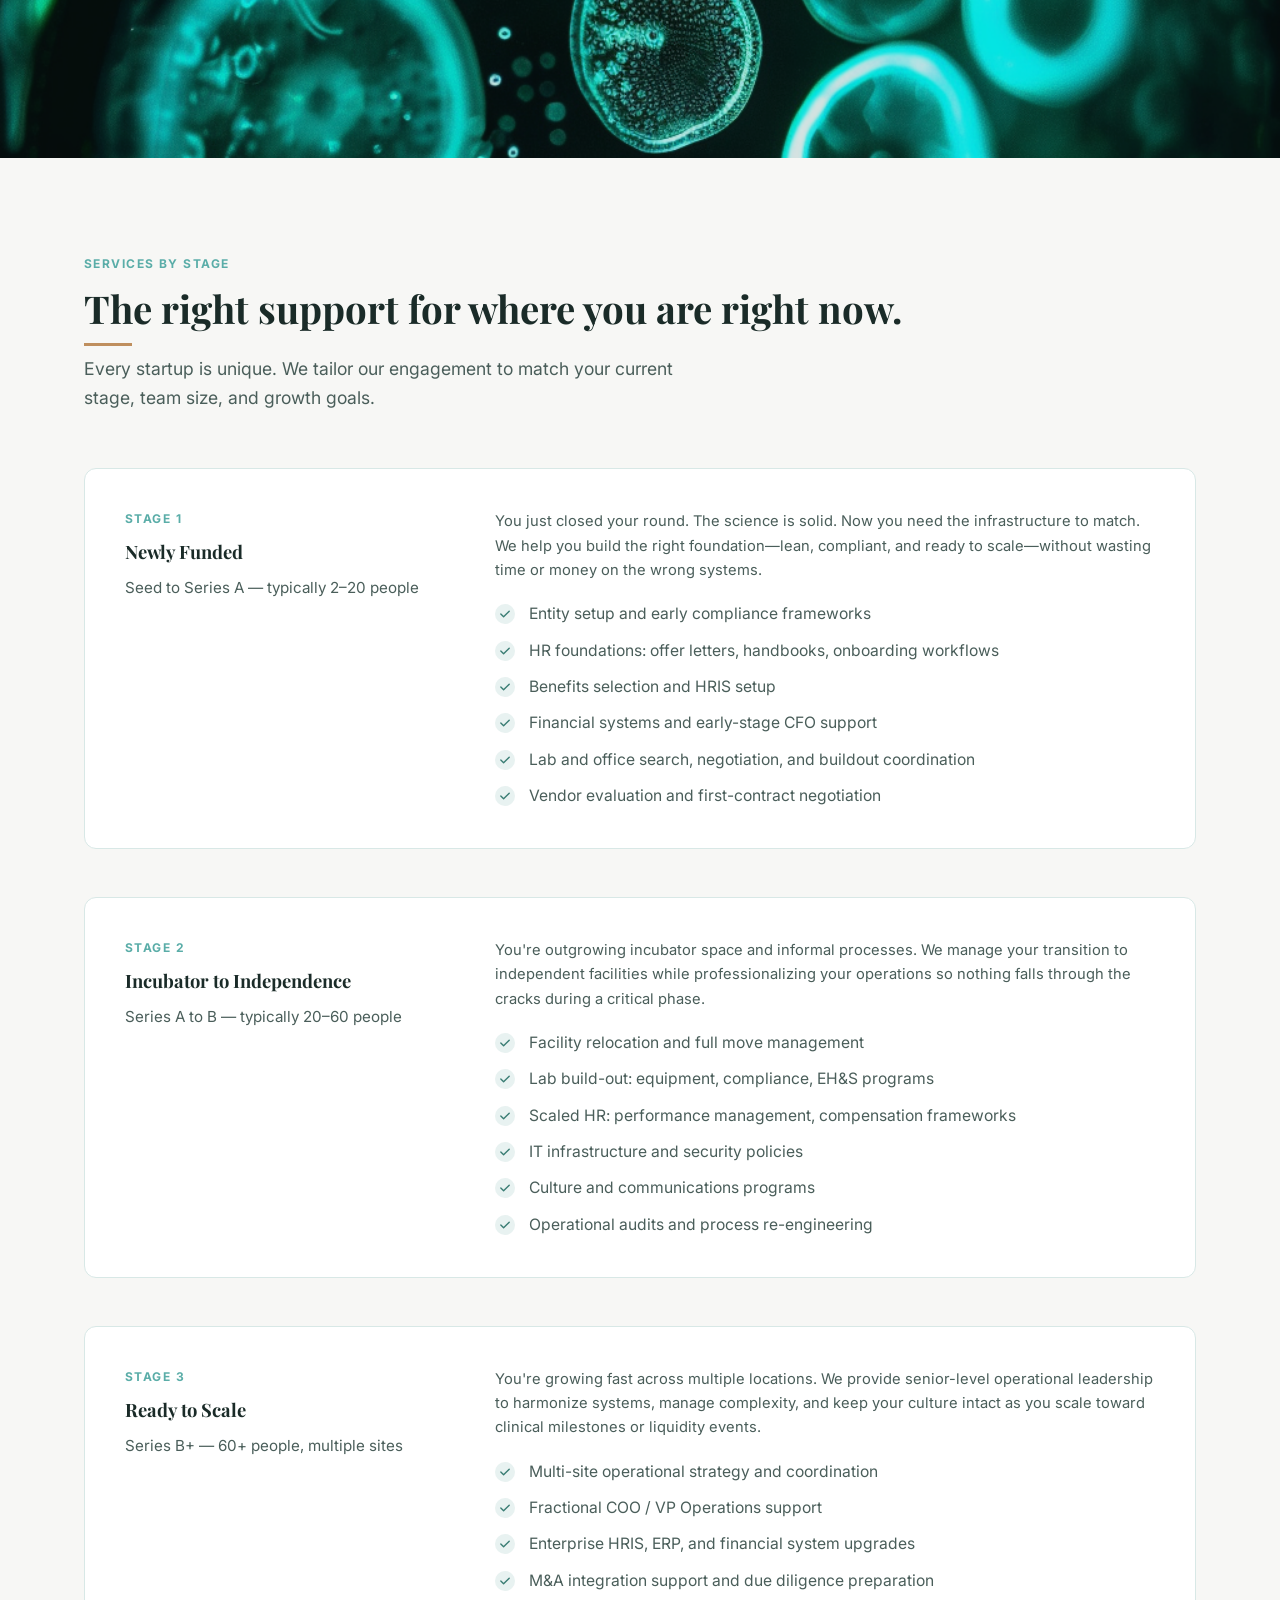
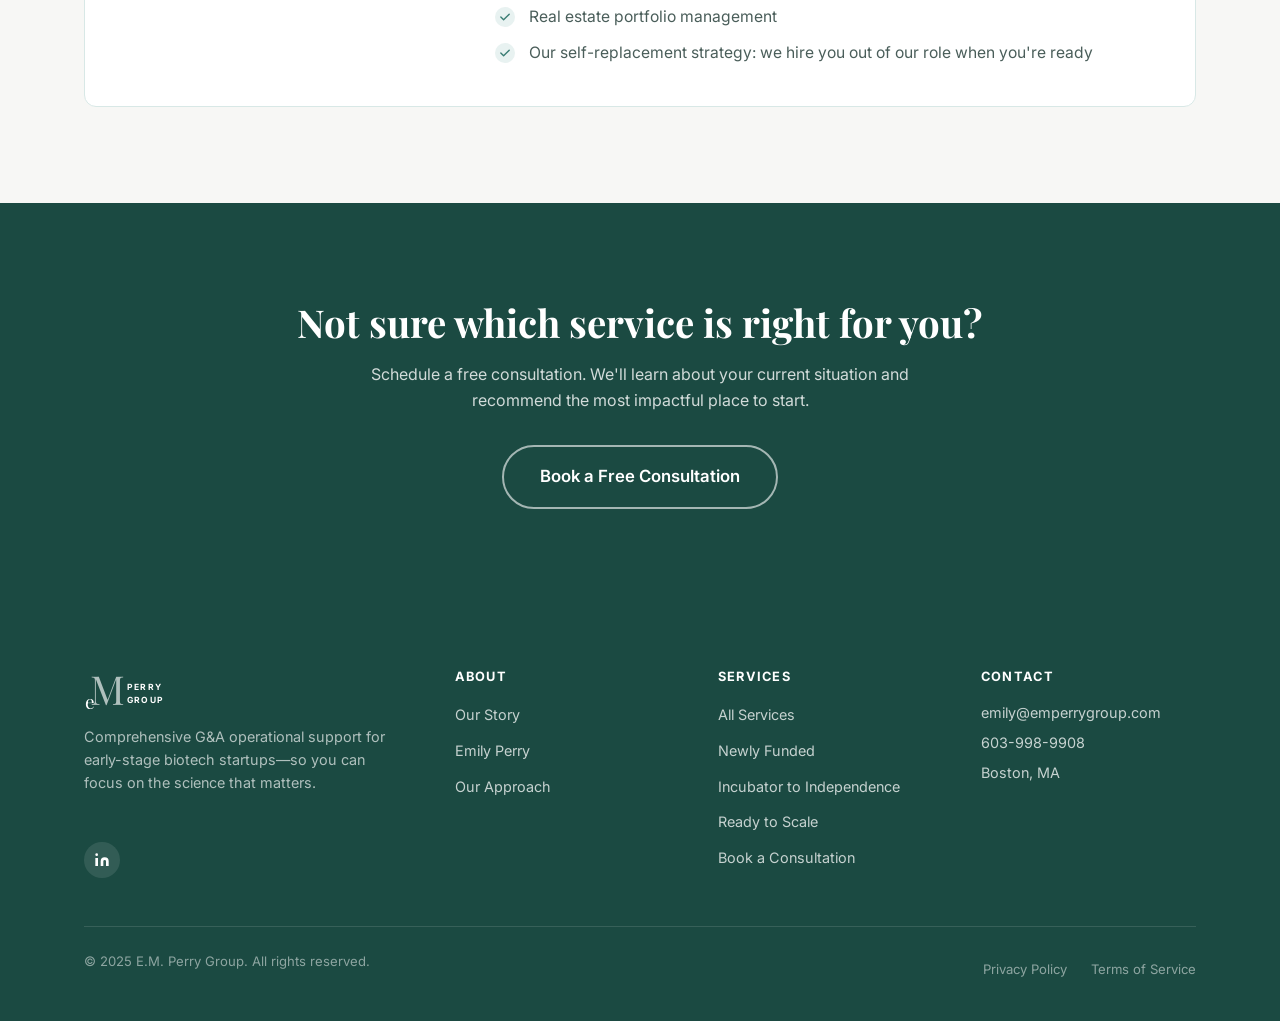
<file: website/services.html>
<!DOCTYPE html>
<html lang="en">
<head>
  <meta charset="UTF-8" />
  <meta name="viewport" content="width=device-width, initial-scale=1.0" />
  <meta name="description" content="E.M. Perry Group services: strategic operational mapping, G&A infrastructure, complete setup, project implementation, and flexible consulting for every stage of biotech growth." />
  <title>Services | E.M. Perry Group</title>
  <link rel="canonical" href="services.html" />
  <link rel="stylesheet" href="css/style.css" />
</head>
<body>

<!-- ── Navigation ─────────────────────────────────────────── -->
<nav class="nav" aria-label="Main navigation">
  <div class="nav__inner">
    <a href="index.html" class="nav__logo">
      <svg width="115" height="40" viewBox="0 0 115 40" fill="none" xmlns="http://www.w3.org/2000/svg" aria-label="E.M. Perry Group">
        <text x="6" y="36" font-family="'Playfair Display',Georgia,serif" font-size="40" fill="#3A7D74">M</text>
        <text x="1" y="40" font-family="'Playfair Display',Georgia,serif" font-size="19" fill="#1B4A42">e</text>
        <text x="43" y="21" font-family="'Inter',system-ui,sans-serif" font-size="8.5" font-weight="700" letter-spacing="0.14em" fill="#1B4A42">PERRY</text>
        <text x="43" y="34" font-family="'Inter',system-ui,sans-serif" font-size="8.5" font-weight="700" letter-spacing="0.14em" fill="#1B4A42">GROUP</text>
      </svg>
    </a>
    <div class="nav__links">
      <a href="services.html" class="active">Services</a>
      <a href="about.html">About</a>
      <div class="nav__dropdown">
        <a href="case-studies/index.html">Our Work ▾</a>
        <div class="nav__dropdown-menu">
          <a href="case-studies/index.html">All Case Studies</a>
          <a href="case-studies/remix.html">Remix Therapeutics</a>
          <a href="case-studies/tree-frog.html">Tree Frog Therapeutics</a>
        </div>
      </div>
      <a href="contact.html">Contact</a>
    </div>
    <a href="contact.html" class="btn btn--primary nav__cta">Book a Free Consultation</a>
    <button class="nav__hamburger" aria-label="Toggle menu" aria-expanded="false">
      <span></span><span></span><span></span>
    </button>
  </div>
</nav>
<div class="nav__mobile" aria-label="Mobile navigation">
  <a href="index.html">Home</a>
  <a href="services.html" class="active">Services</a>
  <a href="about.html">About</a>
  <a href="case-studies/index.html">Our Work</a>
  <a href="contact.html">Contact</a>
  <a href="contact.html" class="btn btn--primary" style="margin-top:.5rem">Book a Free Consultation</a>
</div>

<main>

<!-- ── Page Hero ───────────────────────────────────────────── -->
<section class="page-hero">
  <div class="container">
    <span class="label label--light">Our Services</span>
    <h1>Operational support at every stage.</h1>
    <p>From freshly funded to fully scaled, we bring the right expertise at the right moment—so you never outgrow your infrastructure or lose momentum chasing it.</p>
  </div>
</section>

<!-- ── Services Overview ────────────────────────────────────── -->
<section class="section">
  <div class="container">

    <div class="grid-auto">

      <div class="card">
        <div class="card__icon">
          <svg width="24" height="24" viewBox="0 0 24 24" fill="none" stroke="currentColor" stroke-width="2" stroke-linecap="round" stroke-linejoin="round" aria-hidden="true"><path d="M3 3h18v18H3z"/><path d="M3 9h18M9 3v18"/></svg>
        </div>
        <h3>Strategic Operational Mapping</h3>
        <p>We work alongside you to build a tailored, scalable roadmap from day one, connecting every dot between big-picture growth and daily execution. Our style is proactive: we identify the challenges you'll face long before you do, create strategies to resolve them, and give you the confidence to make bold decisions at every stage.</p>
      </div>

      <div class="card">
        <div class="card__icon">
          <svg width="24" height="24" viewBox="0 0 24 24" fill="none" stroke="currentColor" stroke-width="2" stroke-linecap="round" stroke-linejoin="round" aria-hidden="true"><circle cx="11" cy="11" r="8"/><path d="m21 21-4.35-4.35"/></svg>
        </div>
        <h3>G&amp;A Infrastructure Evaluation &amp; Optimization</h3>
        <p>We visit your site, assess your infrastructure, and make actionable recommendations for more efficient systems, policies, workflows, and processes. Whether you need a quick tune-up or a complete overhaul, we help you spot hidden inefficiencies and create remedies you can implement right away.</p>
      </div>

      <div class="card">
        <div class="card__icon">
          <svg width="24" height="24" viewBox="0 0 24 24" fill="none" stroke="currentColor" stroke-width="2" stroke-linecap="round" stroke-linejoin="round" aria-hidden="true"><rect x="2" y="3" width="20" height="14" rx="2"/><path d="M8 21h8M12 17v4"/></svg>
        </div>
        <h3>Complete G&amp;A Setup</h3>
        <p>We build, manage, and optimize HR, finance, communications, IT, offices, and specialized facilities—including real estate, space planning, relocation, full move management, and end-to-end vendor evaluation and oversight—so you can stay focused on innovation.</p>
      </div>

      <div class="card">
        <div class="card__icon">
          <svg width="24" height="24" viewBox="0 0 24 24" fill="none" stroke="currentColor" stroke-width="2" stroke-linecap="round" stroke-linejoin="round" aria-hidden="true"><path d="M14 2H6a2 2 0 0 0-2 2v16a2 2 0 0 0 2 2h12a2 2 0 0 0 2-2V8z"/><path d="M14 2v6h6M16 13H8M16 17H8M10 9H8"/></svg>
        </div>
        <h3>Boots-on-the-Ground Project Implementation</h3>
        <p>Most consultancies leave you with a plan and a wish for success. We do it all: relocation and buildout, HRIS and performance systems, laboratory compliance, office and lab management, IT and vendor oversight, communications, and more. We plan it with you, then we do it for you.</p>
      </div>

      <div class="card">
        <div class="card__icon">
          <svg width="24" height="24" viewBox="0 0 24 24" fill="none" stroke="currentColor" stroke-width="2" stroke-linecap="round" stroke-linejoin="round" aria-hidden="true"><path d="M3 9l9-7 9 7v11a2 2 0 0 1-2 2H5a2 2 0 0 1-2-2z"/><polyline points="9 22 9 12 15 12 15 22"/></svg>
        </div>
        <h3>Office &amp; Infrastructure Management</h3>
        <p>Just need someone to run your current operation? We take over the day-to-day management of your office or infrastructure, troubleshooting issues, handling logistics, and keeping everything running smoothly. Whether you need full enterprise support or a practical office manager, our team becomes an extension of yours.</p>
      </div>

      <div class="card">
        <div class="card__icon">
          <svg width="24" height="24" viewBox="0 0 24 24" fill="none" stroke="currentColor" stroke-width="2" stroke-linecap="round" stroke-linejoin="round" aria-hidden="true"><path d="M17 21v-2a4 4 0 0 0-4-4H5a4 4 0 0 0-4 4v2"/><circle cx="9" cy="7" r="4"/><path d="M23 21v-2a4 4 0 0 0-3-3.87M16 3.13a4 4 0 0 1 0 7.75"/></svg>
        </div>
        <h3>Flexible Consulting Models</h3>
        <p>Need a COO but can't justify the full-time hire? Or expert help on a specific project without a long-term commitment? We provide fractional leadership for ongoing operational support or targeted consulting for critical initiatives. Choose a partnership that fits your need, budget, and timeline.</p>
      </div>

    </div>
  </div>
</section>

<!-- ── Photo strip ────────────────────────────────────────── -->
<div class="photo-strip" style="background-image: url('images/dactylic_extreme_macro_biological_microscope_slide_circular_v_ec8bf36e-e4f7-487e-b210-52492df2f2c1_1.png'); background-position: center 30%;"></div>

<!-- ── By Stage ─────────────────────────────────────────────── -->
<section class="section section--cream">
  <div class="container">
    <div class="section-header">
      <span class="label">Services by Stage</span>
      <h2 class="accent-line">The right support for where you are right now.</h2>
      <p>Every startup is unique. We tailor our engagement to match your current stage, team size, and growth goals.</p>
    </div>

    <div style="display:flex;flex-direction:column;gap:3rem">

      <!-- Stage 1 -->
      <div id="stage1" class="card" style="padding:2.5rem">
        <div style="display:grid;grid-template-columns:1fr 2fr;gap:2.5rem;align-items:start">
          <div>
            <span class="label" style="display:block;margin-bottom:.75rem">Stage 1</span>
            <h3 style="margin-bottom:.75rem">Newly Funded</h3>
            <p style="color:var(--text-mid);font-size:.95rem">Seed to Series A — typically 2–20 people</p>
          </div>
          <div>
            <p style="margin-bottom:1.25rem">You just closed your round. The science is solid. Now you need the infrastructure to match. We help you build the right foundation—lean, compliant, and ready to scale—without wasting time or money on the wrong systems.</p>
            <ul class="check-list">
              <li>Entity setup and early compliance frameworks</li>
              <li>HR foundations: offer letters, handbooks, onboarding workflows</li>
              <li>Benefits selection and HRIS setup</li>
              <li>Financial systems and early-stage CFO support</li>
              <li>Lab and office search, negotiation, and buildout coordination</li>
              <li>Vendor evaluation and first-contract negotiation</li>
            </ul>
          </div>
        </div>
      </div>

      <!-- Stage 2 -->
      <div id="stage2" class="card" style="padding:2.5rem">
        <div style="display:grid;grid-template-columns:1fr 2fr;gap:2.5rem;align-items:start">
          <div>
            <span class="label" style="display:block;margin-bottom:.75rem">Stage 2</span>
            <h3 style="margin-bottom:.75rem">Incubator to Independence</h3>
            <p style="color:var(--text-mid);font-size:.95rem">Series A to B — typically 20–60 people</p>
          </div>
          <div>
            <p style="margin-bottom:1.25rem">You're outgrowing incubator space and informal processes. We manage your transition to independent facilities while professionalizing your operations so nothing falls through the cracks during a critical phase.</p>
            <ul class="check-list">
              <li>Facility relocation and full move management</li>
              <li>Lab build-out: equipment, compliance, EH&amp;S programs</li>
              <li>Scaled HR: performance management, compensation frameworks</li>
              <li>IT infrastructure and security policies</li>
              <li>Culture and communications programs</li>
              <li>Operational audits and process re-engineering</li>
            </ul>
          </div>
        </div>
      </div>

      <!-- Stage 3 -->
      <div id="stage3" class="card" style="padding:2.5rem">
        <div style="display:grid;grid-template-columns:1fr 2fr;gap:2.5rem;align-items:start">
          <div>
            <span class="label" style="display:block;margin-bottom:.75rem">Stage 3</span>
            <h3 style="margin-bottom:.75rem">Ready to Scale</h3>
            <p style="color:var(--text-mid);font-size:.95rem">Series B+ — 60+ people, multiple sites</p>
          </div>
          <div>
            <p style="margin-bottom:1.25rem">You're growing fast across multiple locations. We provide senior-level operational leadership to harmonize systems, manage complexity, and keep your culture intact as you scale toward clinical milestones or liquidity events.</p>
            <ul class="check-list">
              <li>Multi-site operational strategy and coordination</li>
              <li>Fractional COO / VP Operations support</li>
              <li>Enterprise HRIS, ERP, and financial system upgrades</li>
              <li>M&amp;A integration support and due diligence preparation</li>
              <li>Real estate portfolio management</li>
              <li>Our self-replacement strategy: we hire you out of our role when you're ready</li>
            </ul>
          </div>
        </div>
      </div>

    </div>
  </div>
</section>

<!-- ── Final CTA ────────────────────────────────────────────── -->
<section class="section section--dark">
  <div class="container text-center">
    <h2 style="margin-bottom:1rem;color:var(--white)">Not sure which service is right for you?</h2>
    <p style="color:rgba(255,255,255,.8);max-width:540px;margin:0 auto 2rem">Schedule a free consultation. We'll learn about your current situation and recommend the most impactful place to start.</p>
    <a href="contact.html" class="btn btn--outline-white btn--lg">Book a Free Consultation</a>
  </div>
</section>

</main>

<!-- ── Footer ──────────────────────────────────────────────── -->
<footer class="footer">
  <div class="container">
    <div class="footer__grid">
      <div class="footer__brand">
        <div class="footer__logo">
          <svg width="115" height="40" viewBox="0 0 115 40" fill="none" xmlns="http://www.w3.org/2000/svg" aria-label="E.M. Perry Group">
            <text x="6" y="36" font-family="'Playfair Display',Georgia,serif" font-size="40" fill="rgba(255,255,255,0.65)">M</text>
            <text x="1" y="40" font-family="'Playfair Display',Georgia,serif" font-size="19" fill="white">e</text>
            <text x="43" y="21" font-family="'Inter',system-ui,sans-serif" font-size="8.5" font-weight="700" letter-spacing="0.14em" fill="white">PERRY</text>
            <text x="43" y="34" font-family="'Inter',system-ui,sans-serif" font-size="8.5" font-weight="700" letter-spacing="0.14em" fill="white">GROUP</text>
          </svg>
        </div>
        <p class="footer__tagline">Comprehensive G&A operational support for early-stage biotech startups—so you can focus on the science that matters.</p>
        <div class="footer__social">
          <a href="https://www.linkedin.com/company/em-perry-group" aria-label="LinkedIn" target="_blank" rel="noopener">
            <svg width="16" height="16" viewBox="0 0 24 24" fill="white" aria-hidden="true"><path d="M16 8a6 6 0 0 1 6 6v7h-4v-7a2 2 0 0 0-2-2 2 2 0 0 0-2 2v7h-4v-7a6 6 0 0 1 6-6zM2 9h4v12H2z"/><circle cx="4" cy="4" r="2"/></svg>
          </a>
        </div>
      </div>
      <div class="footer__col">
        <h4>About</h4>
        <ul>
          <li><a href="about.html">Our Story</a></li>
          <li><a href="about.html#founder">Emily Perry</a></li>
          <li><a href="about.html#approach">Our Approach</a></li>
        </ul>
      </div>
      <div class="footer__col">
        <h4>Services</h4>
        <ul>
          <li><a href="services.html">All Services</a></li>
          <li><a href="services.html#stage1">Newly Funded</a></li>
          <li><a href="services.html#stage2">Incubator to Independence</a></li>
          <li><a href="services.html#stage3">Ready to Scale</a></li>
          <li><a href="contact.html">Book a Consultation</a></li>
        </ul>
      </div>
      <div class="footer__col footer__contact">
        <h4>Contact</h4>
        <p><a href="mailto:emily@emperrygroup.com">emily@emperrygroup.com</a></p>
        <p><a href="tel:6039989908">603-998-9908</a></p>
        <p>Boston, MA</p>
      </div>
    </div>
    <div class="footer__bottom">
      <p>© 2025 E.M. Perry Group. All rights reserved.</p>
      <div class="footer__bottom-links">
        <a href="#">Privacy Policy</a>
        <a href="#">Terms of Service</a>
      </div>
    </div>
  </div>
</footer>

<script src="js/main.js"></script>
</body>
</html>
</file>
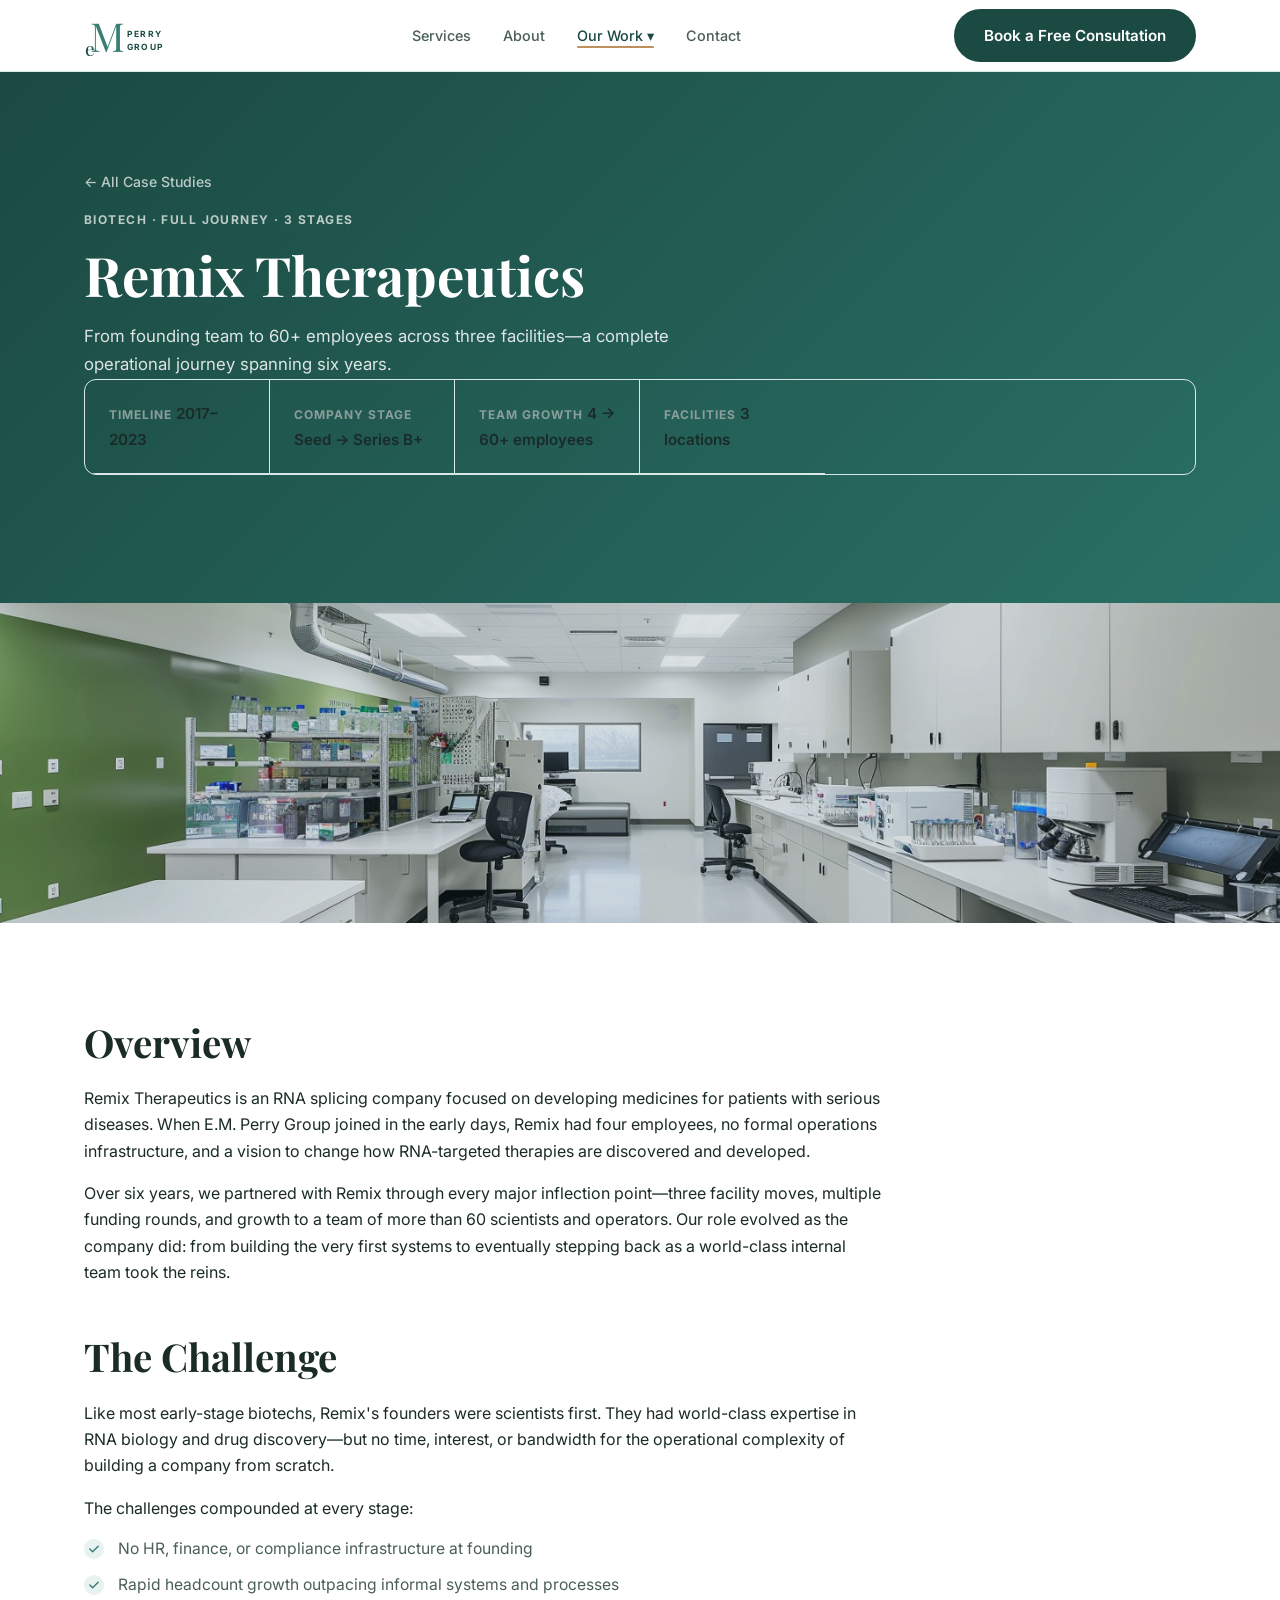
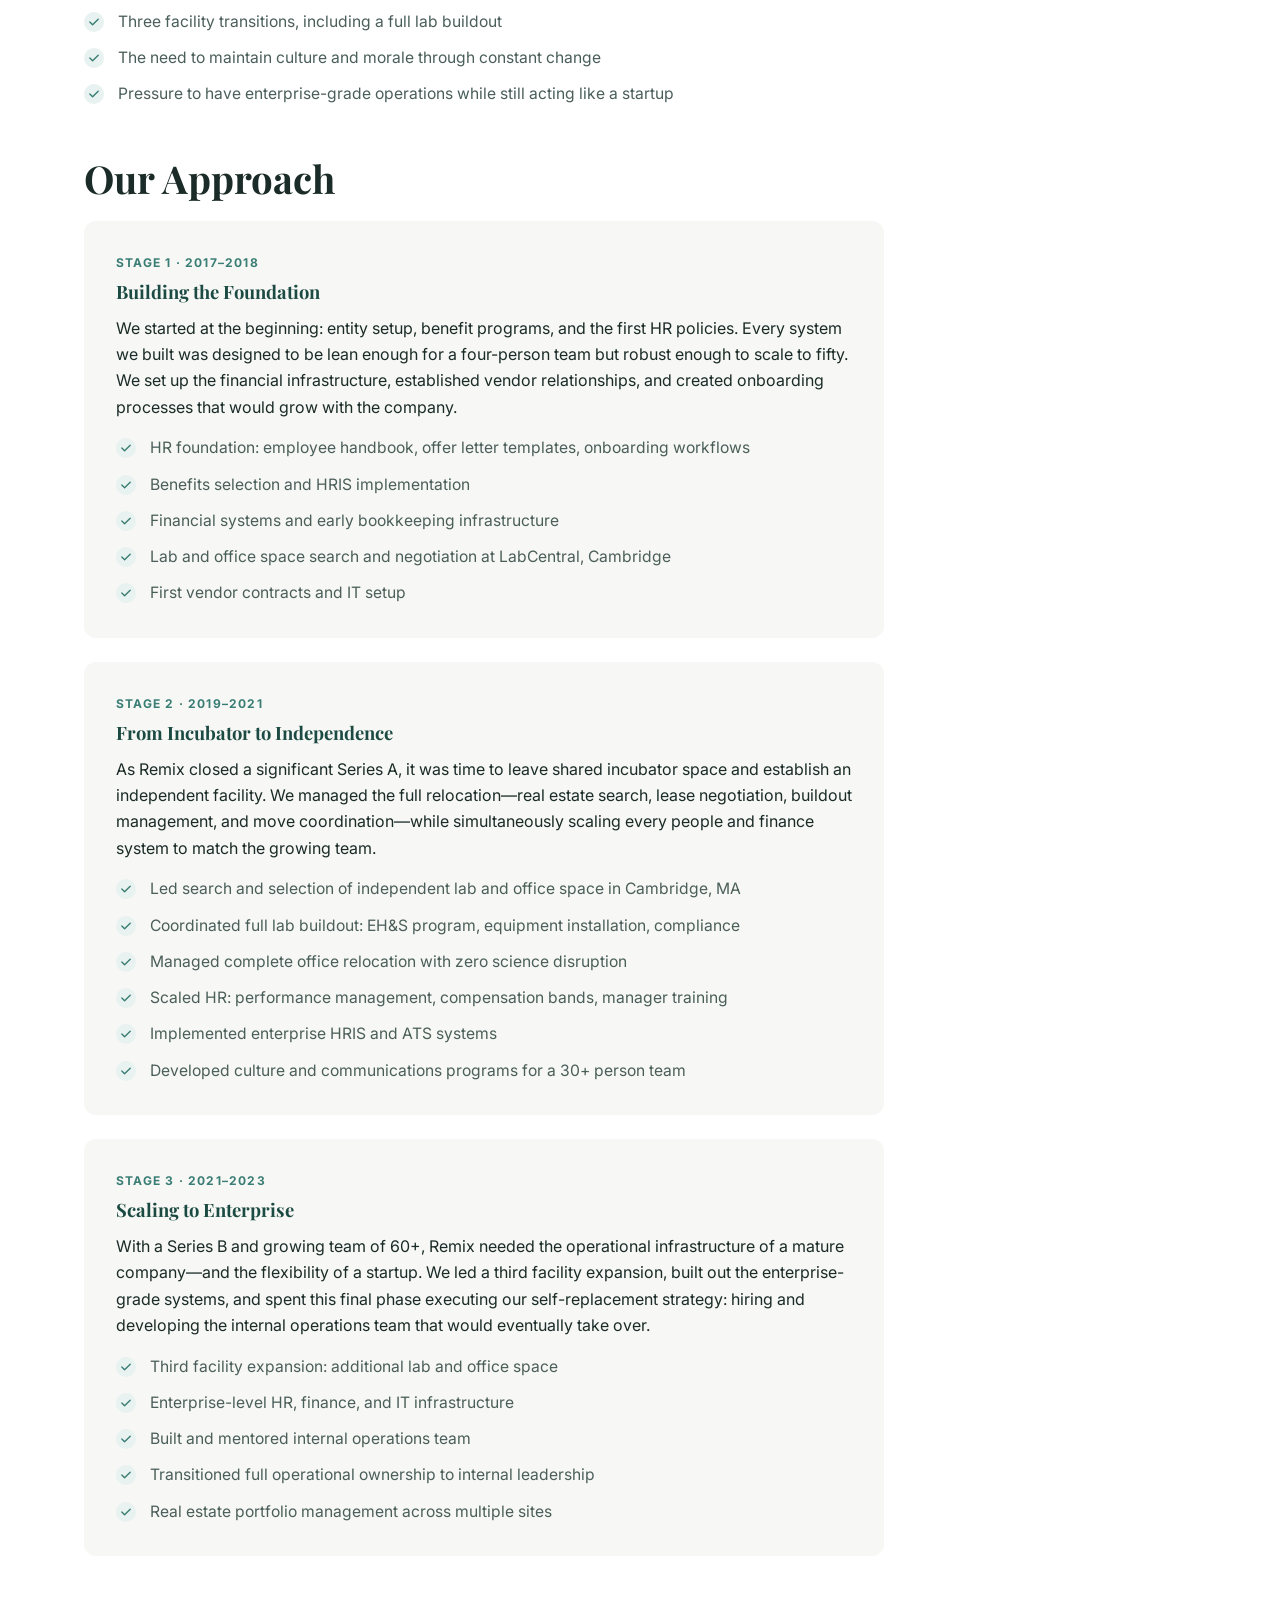
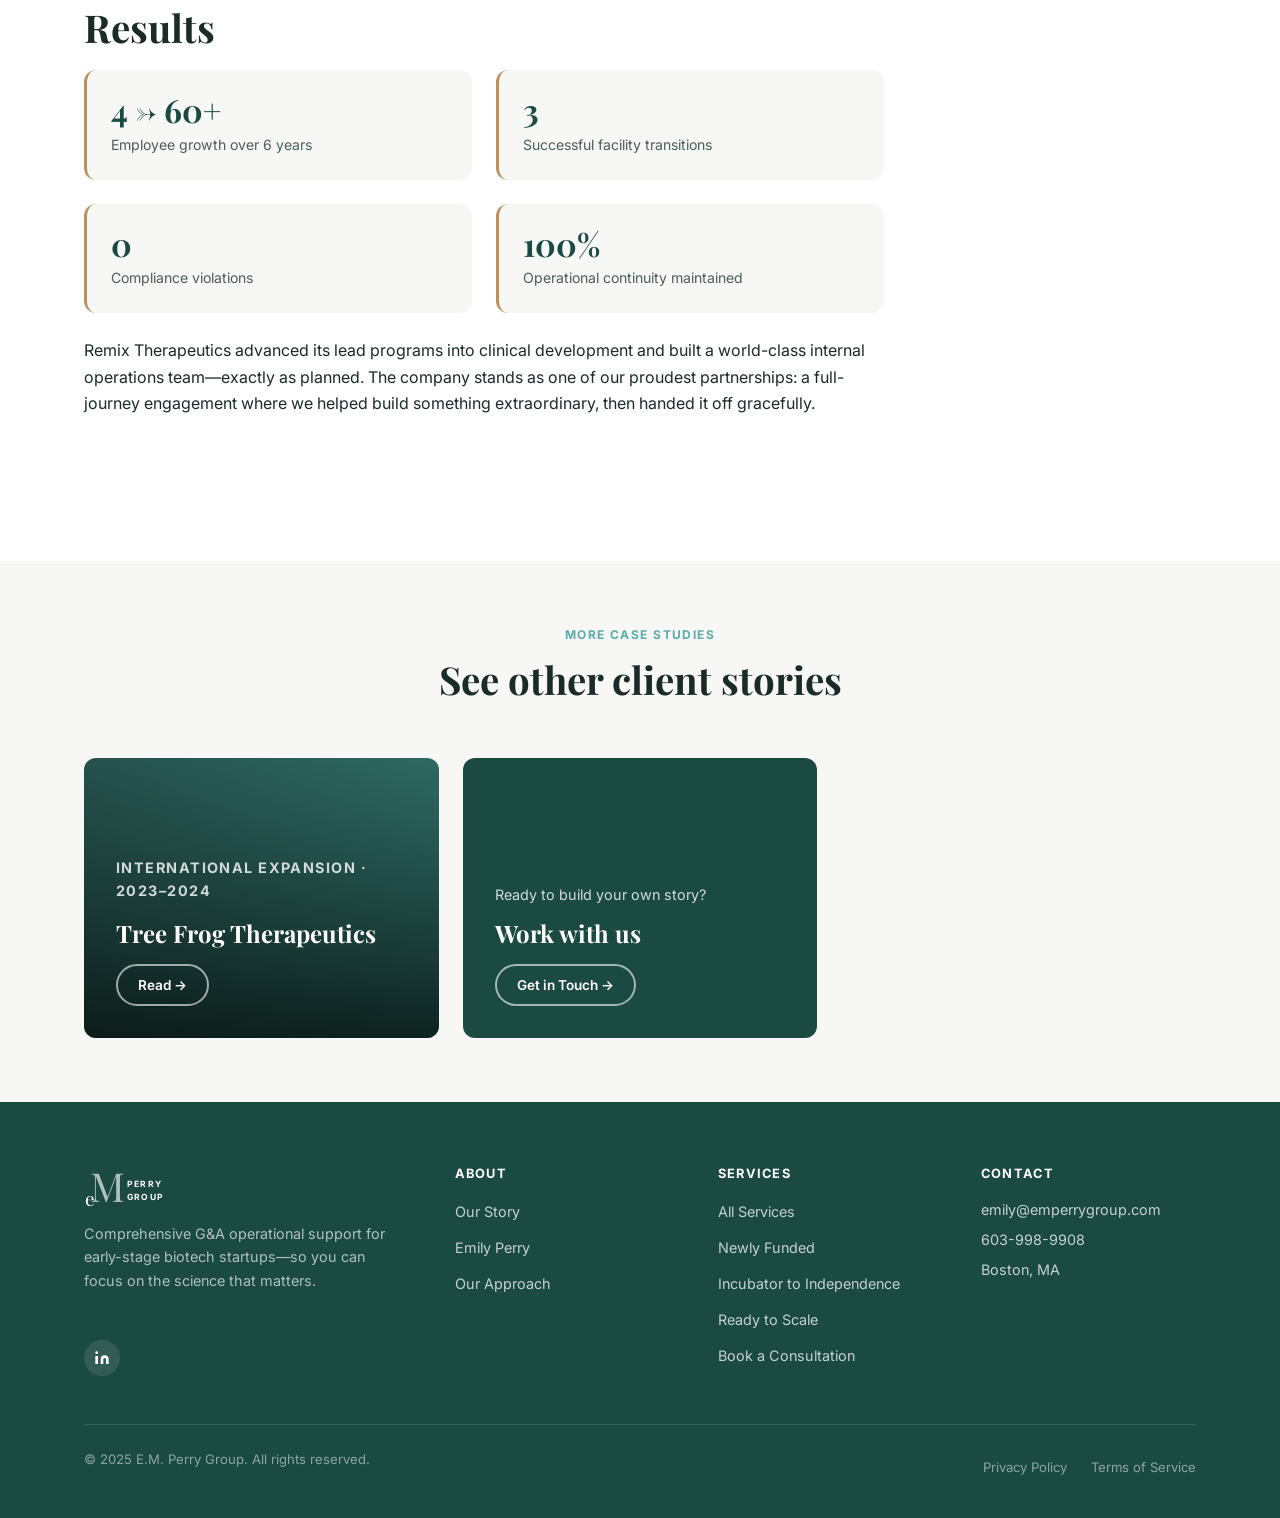
<file: website/case-studies/remix.html>
<!DOCTYPE html>
<html lang="en">
<head>
  <meta charset="UTF-8" />
  <meta name="viewport" content="width=device-width, initial-scale=1.0" />
  <meta name="description" content="How E.M. Perry Group helped Remix Therapeutics grow from a founding team to 60+ employees across three facilities—a complete operational journey." />
  <title>Remix Therapeutics Case Study | E.M. Perry Group</title>
  <link rel="canonical" href="remix.html" />
  <link rel="stylesheet" href="../css/style.css" />
</head>
<body>

<!-- ── Navigation ─────────────────────────────────────────── -->
<nav class="nav" aria-label="Main navigation">
  <div class="nav__inner">
    <a href="../index.html" class="nav__logo">
      <svg width="115" height="40" viewBox="0 0 115 40" fill="none" xmlns="http://www.w3.org/2000/svg" aria-label="E.M. Perry Group">
        <text x="6" y="36" font-family="'Playfair Display',Georgia,serif" font-size="40" fill="#3A7D74">M</text>
        <text x="1" y="40" font-family="'Playfair Display',Georgia,serif" font-size="19" fill="#1B4A42">e</text>
        <text x="43" y="21" font-family="'Inter',system-ui,sans-serif" font-size="8.5" font-weight="700" letter-spacing="0.14em" fill="#1B4A42">PERRY</text>
        <text x="43" y="34" font-family="'Inter',system-ui,sans-serif" font-size="8.5" font-weight="700" letter-spacing="0.14em" fill="#1B4A42">GROUP</text>
      </svg>
    </a>
    <div class="nav__links">
      <a href="../services.html">Services</a>
      <a href="../about.html">About</a>
      <div class="nav__dropdown">
        <a href="index.html" class="active">Our Work ▾</a>
        <div class="nav__dropdown-menu">
          <a href="index.html">All Case Studies</a>
          <a href="remix.html">Remix Therapeutics</a>
          <a href="tree-frog.html">Tree Frog Therapeutics</a>
        </div>
      </div>
      <a href="../contact.html">Contact</a>
    </div>
    <a href="../contact.html" class="btn btn--primary nav__cta">Book a Free Consultation</a>
    <button class="nav__hamburger" aria-label="Toggle menu" aria-expanded="false">
      <span></span><span></span><span></span>
    </button>
  </div>
</nav>
<div class="nav__mobile" aria-label="Mobile navigation">
  <a href="../index.html">Home</a>
  <a href="../services.html">Services</a>
  <a href="../about.html">About</a>
  <a href="index.html" class="active">Our Work</a>
  <a href="../contact.html">Contact</a>
  <a href="../contact.html" class="btn btn--primary" style="margin-top:.5rem">Book a Free Consultation</a>
</div>

<main>

<!-- ── Case Study Hero ─────────────────────────────────────── -->
<section class="page-hero page-hero--tall" style="background:linear-gradient(135deg,#1B4A42,#2a7066)">
  <div class="container">
    <a href="index.html" class="breadcrumb" style="color:rgba(255,255,255,.7)">← All Case Studies</a>
    <span class="label label--light" style="margin-top:1rem">Biotech · Full Journey · 3 Stages</span>
    <h1>Remix Therapeutics</h1>
    <p>From founding team to 60+ employees across three facilities—a complete operational journey spanning six years.</p>
    <div class="case-meta">
      <div class="case-meta__item">
        <span class="case-meta__label">Timeline</span>
        <span class="case-meta__value">2017–2023</span>
      </div>
      <div class="case-meta__item">
        <span class="case-meta__label">Company Stage</span>
        <span class="case-meta__value">Seed → Series B+</span>
      </div>
      <div class="case-meta__item">
        <span class="case-meta__label">Team Growth</span>
        <span class="case-meta__value">4 → 60+ employees</span>
      </div>
      <div class="case-meta__item">
        <span class="case-meta__label">Facilities</span>
        <span class="case-meta__value">3 locations</span>
      </div>
    </div>
  </div>
</section>

<!-- ── Photo strip ────────────────────────────────────────── -->
<div class="photo-strip" style="background-image: url('../images/dactylic_new_biotech_laboratory_being_set_up_modern_equipment_9eb130fc-6277-446a-ad58-818b49a9b0e3_0.png');"></div>

<!-- ── Content ─────────────────────────────────────────────── -->
<section class="section">
  <div class="container">
    <div class="case-body">

      <!-- Overview -->
      <div class="case-section">
        <h2>Overview</h2>
        <p>Remix Therapeutics is an RNA splicing company focused on developing medicines for patients with serious diseases. When E.M. Perry Group joined in the early days, Remix had four employees, no formal operations infrastructure, and a vision to change how RNA-targeted therapies are discovered and developed.</p>
        <p>Over six years, we partnered with Remix through every major inflection point—three facility moves, multiple funding rounds, and growth to a team of more than 60 scientists and operators. Our role evolved as the company did: from building the very first systems to eventually stepping back as a world-class internal team took the reins.</p>
      </div>

      <!-- The Challenge -->
      <div class="case-section">
        <h2>The Challenge</h2>
        <p>Like most early-stage biotechs, Remix's founders were scientists first. They had world-class expertise in RNA biology and drug discovery—but no time, interest, or bandwidth for the operational complexity of building a company from scratch.</p>
        <p>The challenges compounded at every stage:</p>
        <ul class="check-list">
          <li>No HR, finance, or compliance infrastructure at founding</li>
          <li>Rapid headcount growth outpacing informal systems and processes</li>
          <li>Three facility transitions, including a full lab buildout</li>
          <li>The need to maintain culture and morale through constant change</li>
          <li>Pressure to have enterprise-grade operations while still acting like a startup</li>
        </ul>
      </div>

      <!-- Our Approach: 3 stages -->
      <div class="case-section">
        <h2>Our Approach</h2>

        <div class="stage-block">
          <div class="stage-block__label">Stage 1 · 2017–2018</div>
          <h3>Building the Foundation</h3>
          <p>We started at the beginning: entity setup, benefit programs, and the first HR policies. Every system we built was designed to be lean enough for a four-person team but robust enough to scale to fifty. We set up the financial infrastructure, established vendor relationships, and created onboarding processes that would grow with the company.</p>
          <ul class="check-list">
            <li>HR foundation: employee handbook, offer letter templates, onboarding workflows</li>
            <li>Benefits selection and HRIS implementation</li>
            <li>Financial systems and early bookkeeping infrastructure</li>
            <li>Lab and office space search and negotiation at LabCentral, Cambridge</li>
            <li>First vendor contracts and IT setup</li>
          </ul>
        </div>

        <div class="stage-block">
          <div class="stage-block__label">Stage 2 · 2019–2021</div>
          <h3>From Incubator to Independence</h3>
          <p>As Remix closed a significant Series A, it was time to leave shared incubator space and establish an independent facility. We managed the full relocation—real estate search, lease negotiation, buildout management, and move coordination—while simultaneously scaling every people and finance system to match the growing team.</p>
          <ul class="check-list">
            <li>Led search and selection of independent lab and office space in Cambridge, MA</li>
            <li>Coordinated full lab buildout: EH&amp;S program, equipment installation, compliance</li>
            <li>Managed complete office relocation with zero science disruption</li>
            <li>Scaled HR: performance management, compensation bands, manager training</li>
            <li>Implemented enterprise HRIS and ATS systems</li>
            <li>Developed culture and communications programs for a 30+ person team</li>
          </ul>
        </div>

        <div class="stage-block">
          <div class="stage-block__label">Stage 3 · 2021–2023</div>
          <h3>Scaling to Enterprise</h3>
          <p>With a Series B and growing team of 60+, Remix needed the operational infrastructure of a mature company—and the flexibility of a startup. We led a third facility expansion, built out the enterprise-grade systems, and spent this final phase executing our self-replacement strategy: hiring and developing the internal operations team that would eventually take over.</p>
          <ul class="check-list">
            <li>Third facility expansion: additional lab and office space</li>
            <li>Enterprise-level HR, finance, and IT infrastructure</li>
            <li>Built and mentored internal operations team</li>
            <li>Transitioned full operational ownership to internal leadership</li>
            <li>Real estate portfolio management across multiple sites</li>
          </ul>
        </div>

      </div>

      <!-- Results -->
      <div class="case-section">
        <h2>Results</h2>
        <div style="display:grid;grid-template-columns:repeat(2,1fr);gap:1.5rem;margin-bottom:1.5rem">
          <div class="stat-card">
            <div class="stat-card__num">4 → 60+</div>
            <div class="stat-card__label">Employee growth over 6 years</div>
          </div>
          <div class="stat-card">
            <div class="stat-card__num">3</div>
            <div class="stat-card__label">Successful facility transitions</div>
          </div>
          <div class="stat-card">
            <div class="stat-card__num">0</div>
            <div class="stat-card__label">Compliance violations</div>
          </div>
          <div class="stat-card">
            <div class="stat-card__num">100%</div>
            <div class="stat-card__label">Operational continuity maintained</div>
          </div>
        </div>
        <p>Remix Therapeutics advanced its lead programs into clinical development and built a world-class internal operations team—exactly as planned. The company stands as one of our proudest partnerships: a full-journey engagement where we helped build something extraordinary, then handed it off gracefully.</p>
      </div>

    </div>
  </div>
</section>

<!-- ── Next Case Studies ────────────────────────────────────── -->
<section class="section--sm section--cream">
  <div class="container">
    <div class="section-header section-header--center">
      <span class="label">More Case Studies</span>
      <h2>See other client stories</h2>
    </div>
    <div class="grid-3">
      <a href="tree-frog.html" class="case-card" style="background: linear-gradient(135deg,#2a5a54,#3a8a80)">
        <div class="case-card__overlay"></div>
        <div class="case-card__body">
          <p class="case-card__tag">International Expansion · 2023–2024</p>
          <h3>Tree Frog Therapeutics</h3>
          <span class="btn btn--outline-white btn--sm" style="margin-top:.5rem">Read →</span>
        </div>
      </a>
      <div class="case-card case-card--cta" style="background:var(--green-dark)">
        <div class="case-card__body">
          <p style="color:rgba(255,255,255,.8);margin-bottom:.75rem">Ready to build your own story?</p>
          <h3 style="color:white">Work with us</h3>
          <a href="../contact.html" class="btn btn--outline-white btn--sm" style="margin-top:.5rem">Get in Touch →</a>
        </div>
      </div>
    </div>
  </div>
</section>

</main>

<!-- ── Footer ──────────────────────────────────────────────── -->
<footer class="footer">
  <div class="container">
    <div class="footer__grid">
      <div class="footer__brand">
        <div class="footer__logo">
          <svg width="115" height="40" viewBox="0 0 115 40" fill="none" xmlns="http://www.w3.org/2000/svg" aria-label="E.M. Perry Group">
            <text x="6" y="36" font-family="'Playfair Display',Georgia,serif" font-size="40" fill="rgba(255,255,255,0.65)">M</text>
            <text x="1" y="40" font-family="'Playfair Display',Georgia,serif" font-size="19" fill="white">e</text>
            <text x="43" y="21" font-family="'Inter',system-ui,sans-serif" font-size="8.5" font-weight="700" letter-spacing="0.14em" fill="white">PERRY</text>
            <text x="43" y="34" font-family="'Inter',system-ui,sans-serif" font-size="8.5" font-weight="700" letter-spacing="0.14em" fill="white">GROUP</text>
          </svg>
        </div>
        <p class="footer__tagline">Comprehensive G&A operational support for early-stage biotech startups—so you can focus on the science that matters.</p>
        <div class="footer__social">
          <a href="https://www.linkedin.com/company/em-perry-group" aria-label="LinkedIn" target="_blank" rel="noopener">
            <svg width="16" height="16" viewBox="0 0 24 24" fill="white" aria-hidden="true"><path d="M16 8a6 6 0 0 1 6 6v7h-4v-7a2 2 0 0 0-2-2 2 2 0 0 0-2 2v7h-4v-7a6 6 0 0 1 6-6zM2 9h4v12H2z"/><circle cx="4" cy="4" r="2"/></svg>
          </a>
        </div>
      </div>
      <div class="footer__col">
        <h4>About</h4>
        <ul>
          <li><a href="../about.html">Our Story</a></li>
          <li><a href="../about.html#founder">Emily Perry</a></li>
          <li><a href="../about.html#approach">Our Approach</a></li>
        </ul>
      </div>
      <div class="footer__col">
        <h4>Services</h4>
        <ul>
          <li><a href="../services.html">All Services</a></li>
          <li><a href="../services.html#stage1">Newly Funded</a></li>
          <li><a href="../services.html#stage2">Incubator to Independence</a></li>
          <li><a href="../services.html#stage3">Ready to Scale</a></li>
          <li><a href="../contact.html">Book a Consultation</a></li>
        </ul>
      </div>
      <div class="footer__col footer__contact">
        <h4>Contact</h4>
        <p><a href="mailto:emily@emperrygroup.com">emily@emperrygroup.com</a></p>
        <p><a href="tel:6039989908">603-998-9908</a></p>
        <p>Boston, MA</p>
      </div>
    </div>
    <div class="footer__bottom">
      <p>© 2025 E.M. Perry Group. All rights reserved.</p>
      <div class="footer__bottom-links">
        <a href="#">Privacy Policy</a>
        <a href="#">Terms of Service</a>
      </div>
    </div>
  </div>
</footer>

<script src="../js/main.js"></script>
</body>
</html>
</file>
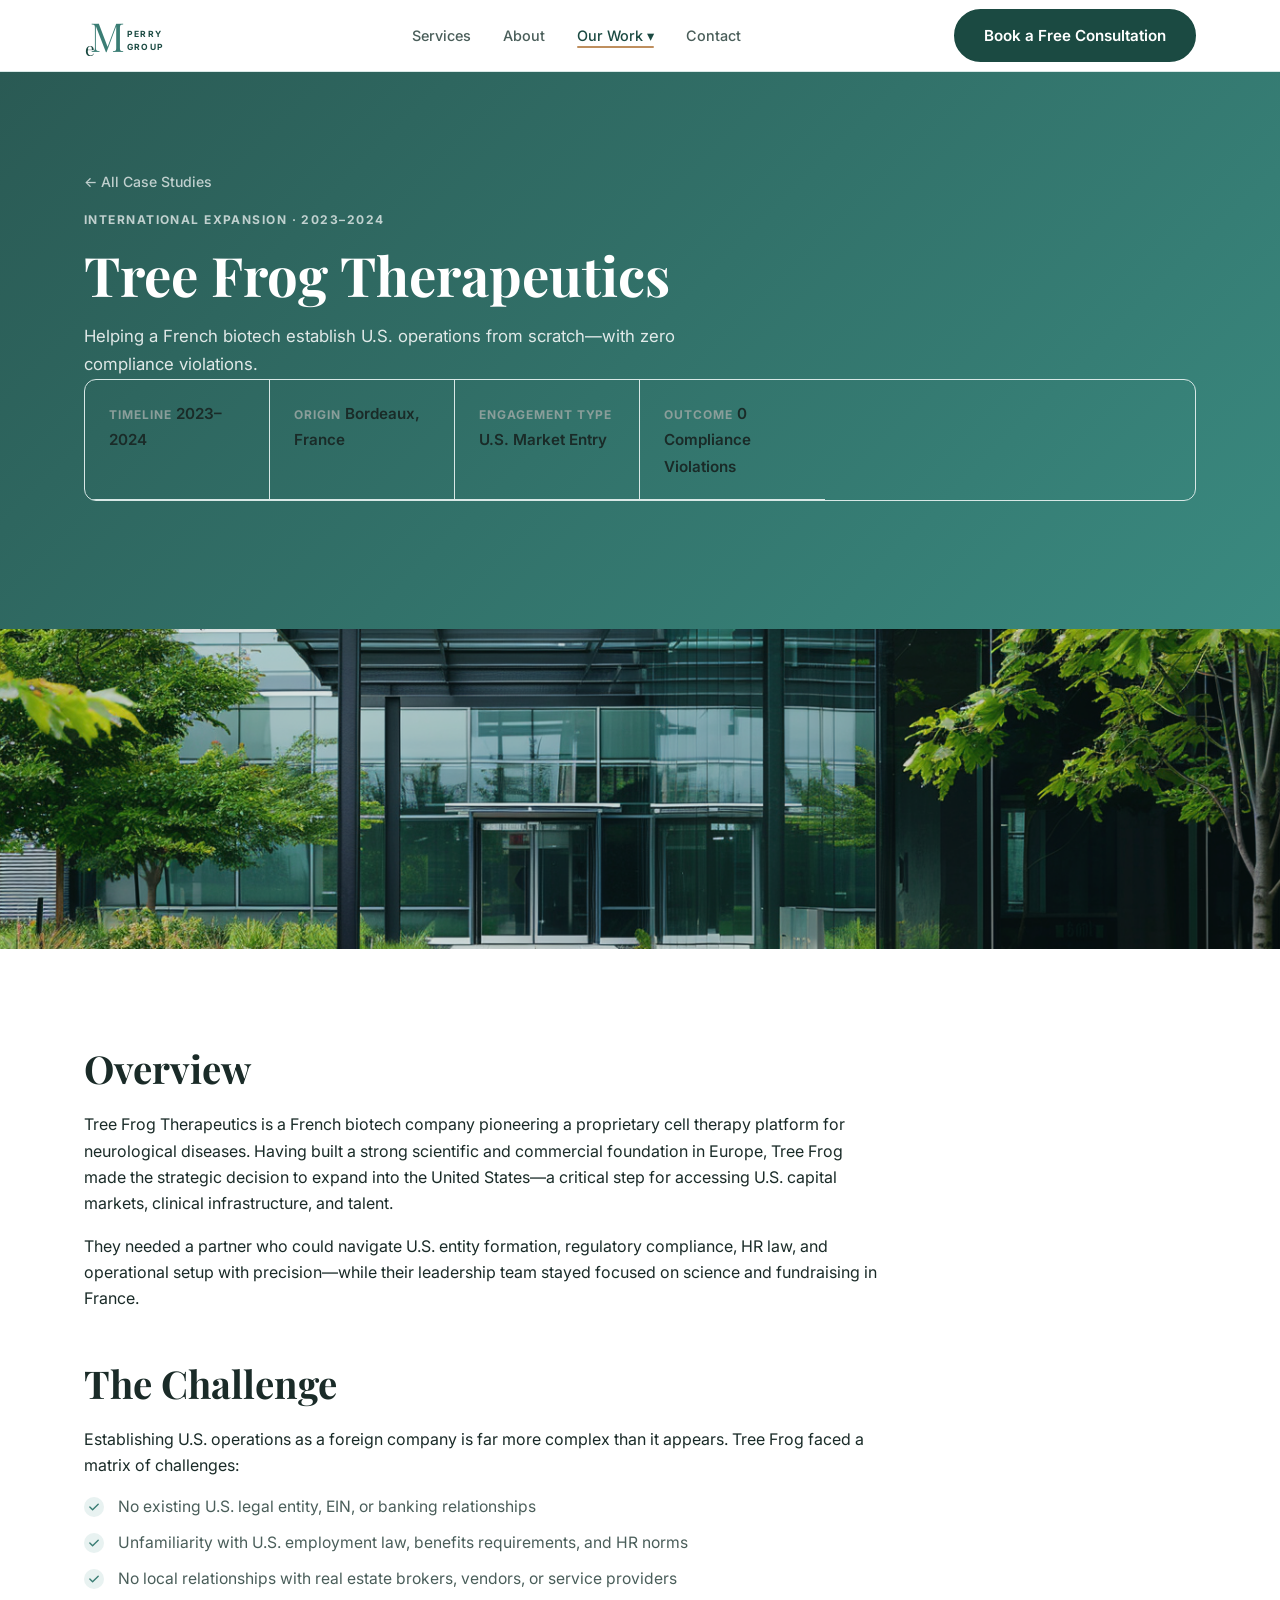
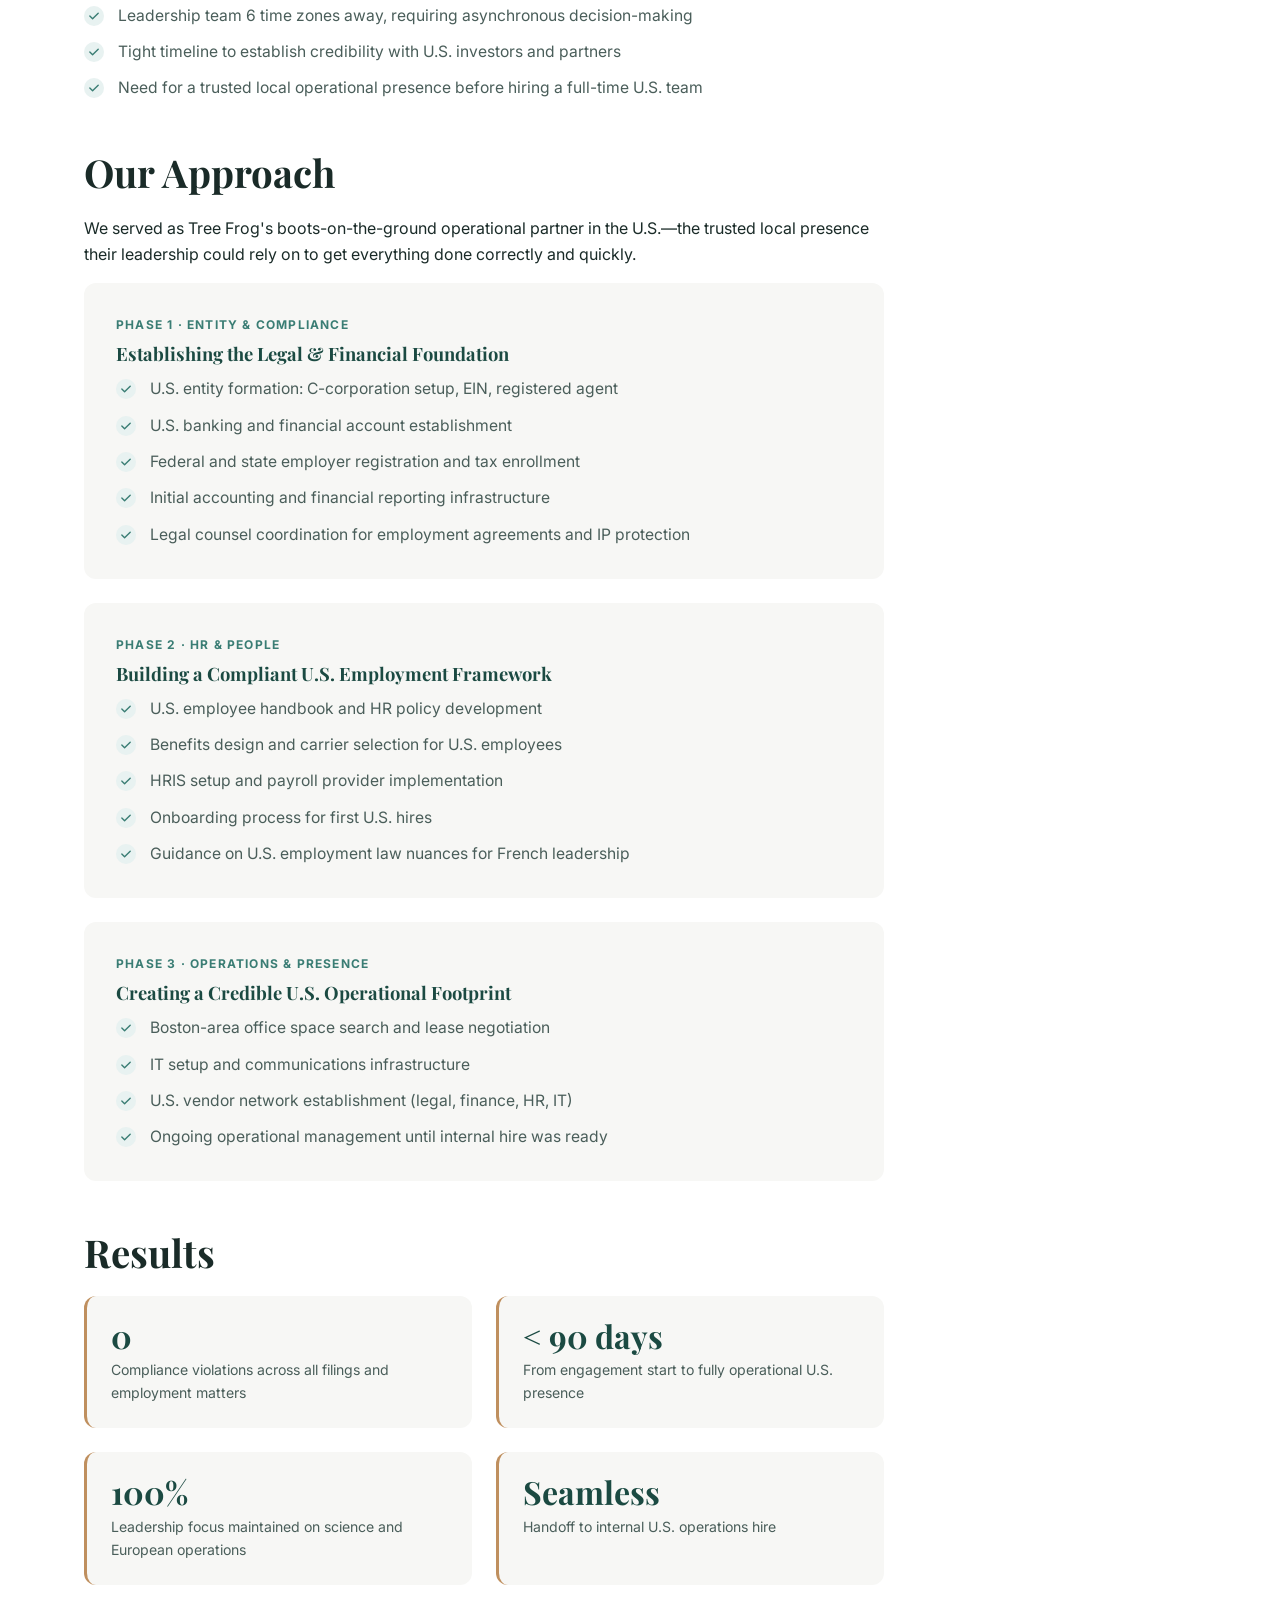
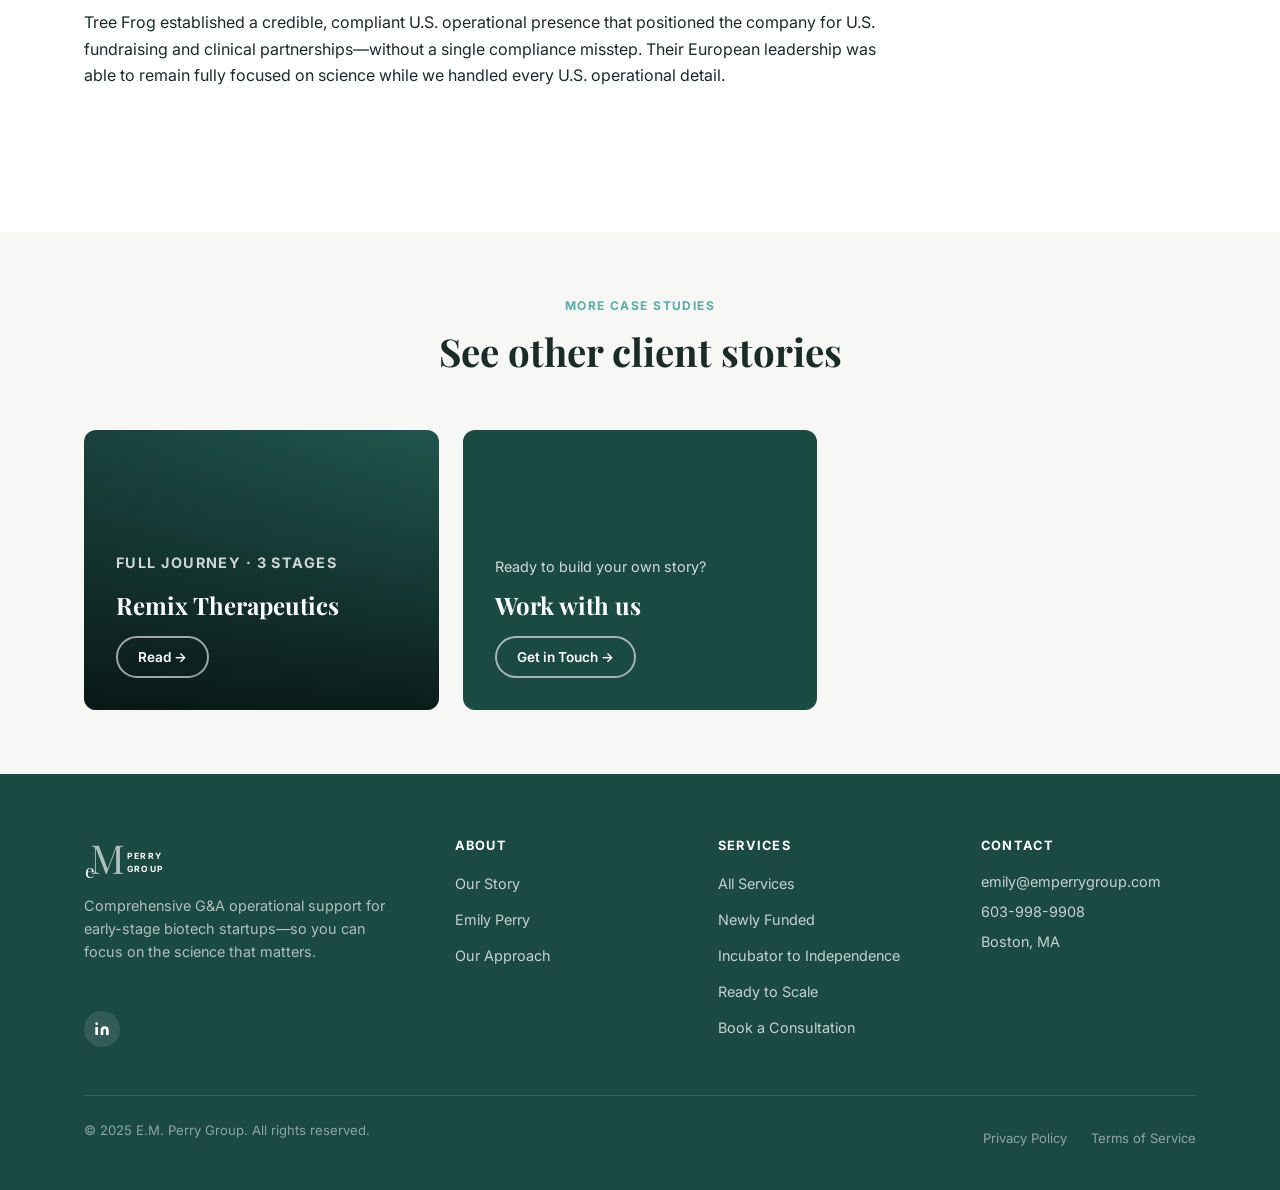
<file: website/case-studies/tree-frog.html>
<!DOCTYPE html>
<html lang="en">
<head>
  <meta charset="UTF-8" />
  <meta name="viewport" content="width=device-width, initial-scale=1.0" />
  <meta name="description" content="How E.M. Perry Group helped Tree Frog Therapeutics establish U.S. operations with zero compliance violations." />
  <title>Tree Frog Therapeutics Case Study | E.M. Perry Group</title>
  <link rel="canonical" href="tree-frog.html" />
  <link rel="stylesheet" href="../css/style.css" />
</head>
<body>

<!-- ── Navigation ─────────────────────────────────────────── -->
<nav class="nav" aria-label="Main navigation">
  <div class="nav__inner">
    <a href="../index.html" class="nav__logo">
      <svg width="115" height="40" viewBox="0 0 115 40" fill="none" xmlns="http://www.w3.org/2000/svg" aria-label="E.M. Perry Group">
        <text x="6" y="36" font-family="'Playfair Display',Georgia,serif" font-size="40" fill="#3A7D74">M</text>
        <text x="1" y="40" font-family="'Playfair Display',Georgia,serif" font-size="19" fill="#1B4A42">e</text>
        <text x="43" y="21" font-family="'Inter',system-ui,sans-serif" font-size="8.5" font-weight="700" letter-spacing="0.14em" fill="#1B4A42">PERRY</text>
        <text x="43" y="34" font-family="'Inter',system-ui,sans-serif" font-size="8.5" font-weight="700" letter-spacing="0.14em" fill="#1B4A42">GROUP</text>
      </svg>
    </a>
    <div class="nav__links">
      <a href="../services.html">Services</a>
      <a href="../about.html">About</a>
      <div class="nav__dropdown">
        <a href="index.html" class="active">Our Work ▾</a>
        <div class="nav__dropdown-menu">
          <a href="index.html">All Case Studies</a>
          <a href="remix.html">Remix Therapeutics</a>
          <a href="tree-frog.html">Tree Frog Therapeutics</a>
        </div>
      </div>
      <a href="../contact.html">Contact</a>
    </div>
    <a href="../contact.html" class="btn btn--primary nav__cta">Book a Free Consultation</a>
    <button class="nav__hamburger" aria-label="Toggle menu" aria-expanded="false">
      <span></span><span></span><span></span>
    </button>
  </div>
</nav>
<div class="nav__mobile" aria-label="Mobile navigation">
  <a href="../index.html">Home</a>
  <a href="../services.html">Services</a>
  <a href="../about.html">About</a>
  <a href="index.html" class="active">Our Work</a>
  <a href="../contact.html">Contact</a>
  <a href="../contact.html" class="btn btn--primary" style="margin-top:.5rem">Book a Free Consultation</a>
</div>

<main>

<!-- ── Case Study Hero ─────────────────────────────────────── -->
<section class="page-hero page-hero--tall" style="background:linear-gradient(135deg,#2a5a54,#3a8a80)">
  <div class="container">
    <a href="index.html" class="breadcrumb" style="color:rgba(255,255,255,.7)">← All Case Studies</a>
    <span class="label label--light" style="margin-top:1rem">International Expansion · 2023–2024</span>
    <h1>Tree Frog Therapeutics</h1>
    <p>Helping a French biotech establish U.S. operations from scratch—with zero compliance violations.</p>
    <div class="case-meta">
      <div class="case-meta__item">
        <span class="case-meta__label">Timeline</span>
        <span class="case-meta__value">2023–2024</span>
      </div>
      <div class="case-meta__item">
        <span class="case-meta__label">Origin</span>
        <span class="case-meta__value">Bordeaux, France</span>
      </div>
      <div class="case-meta__item">
        <span class="case-meta__label">Engagement Type</span>
        <span class="case-meta__value">U.S. Market Entry</span>
      </div>
      <div class="case-meta__item">
        <span class="case-meta__label">Outcome</span>
        <span class="case-meta__value">0 Compliance Violations</span>
      </div>
    </div>
  </div>
</section>

<!-- ── Photo strip ────────────────────────────────────────── -->
<div class="photo-strip" style="background-image: url('../images/dactylic_entrance_of_contemporary_biotech_laboratory_building_704d10ff-127a-46a3-9a3e-e6a88543873b_0.png');"></div>

<!-- ── Content ─────────────────────────────────────────────── -->
<section class="section">
  <div class="container">
    <div class="case-body">

      <div class="case-section">
        <h2>Overview</h2>
        <p>Tree Frog Therapeutics is a French biotech company pioneering a proprietary cell therapy platform for neurological diseases. Having built a strong scientific and commercial foundation in Europe, Tree Frog made the strategic decision to expand into the United States—a critical step for accessing U.S. capital markets, clinical infrastructure, and talent.</p>
        <p>They needed a partner who could navigate U.S. entity formation, regulatory compliance, HR law, and operational setup with precision—while their leadership team stayed focused on science and fundraising in France.</p>
      </div>

      <div class="case-section">
        <h2>The Challenge</h2>
        <p>Establishing U.S. operations as a foreign company is far more complex than it appears. Tree Frog faced a matrix of challenges:</p>
        <ul class="check-list">
          <li>No existing U.S. legal entity, EIN, or banking relationships</li>
          <li>Unfamiliarity with U.S. employment law, benefits requirements, and HR norms</li>
          <li>No local relationships with real estate brokers, vendors, or service providers</li>
          <li>Leadership team 6 time zones away, requiring asynchronous decision-making</li>
          <li>Tight timeline to establish credibility with U.S. investors and partners</li>
          <li>Need for a trusted local operational presence before hiring a full-time U.S. team</li>
        </ul>
      </div>

      <div class="case-section">
        <h2>Our Approach</h2>
        <p>We served as Tree Frog's boots-on-the-ground operational partner in the U.S.—the trusted local presence their leadership could rely on to get everything done correctly and quickly.</p>

        <div class="stage-block">
          <div class="stage-block__label">Phase 1 · Entity &amp; Compliance</div>
          <h3>Establishing the Legal &amp; Financial Foundation</h3>
          <ul class="check-list">
            <li>U.S. entity formation: C-corporation setup, EIN, registered agent</li>
            <li>U.S. banking and financial account establishment</li>
            <li>Federal and state employer registration and tax enrollment</li>
            <li>Initial accounting and financial reporting infrastructure</li>
            <li>Legal counsel coordination for employment agreements and IP protection</li>
          </ul>
        </div>

        <div class="stage-block">
          <div class="stage-block__label">Phase 2 · HR &amp; People</div>
          <h3>Building a Compliant U.S. Employment Framework</h3>
          <ul class="check-list">
            <li>U.S. employee handbook and HR policy development</li>
            <li>Benefits design and carrier selection for U.S. employees</li>
            <li>HRIS setup and payroll provider implementation</li>
            <li>Onboarding process for first U.S. hires</li>
            <li>Guidance on U.S. employment law nuances for French leadership</li>
          </ul>
        </div>

        <div class="stage-block">
          <div class="stage-block__label">Phase 3 · Operations &amp; Presence</div>
          <h3>Creating a Credible U.S. Operational Footprint</h3>
          <ul class="check-list">
            <li>Boston-area office space search and lease negotiation</li>
            <li>IT setup and communications infrastructure</li>
            <li>U.S. vendor network establishment (legal, finance, HR, IT)</li>
            <li>Ongoing operational management until internal hire was ready</li>
          </ul>
        </div>

      </div>

      <div class="case-section">
        <h2>Results</h2>
        <div style="display:grid;grid-template-columns:repeat(2,1fr);gap:1.5rem;margin-bottom:1.5rem">
          <div class="stat-card">
            <div class="stat-card__num">0</div>
            <div class="stat-card__label">Compliance violations across all filings and employment matters</div>
          </div>
          <div class="stat-card">
            <div class="stat-card__num">&lt; 90 days</div>
            <div class="stat-card__label">From engagement start to fully operational U.S. presence</div>
          </div>
          <div class="stat-card">
            <div class="stat-card__num">100%</div>
            <div class="stat-card__label">Leadership focus maintained on science and European operations</div>
          </div>
          <div class="stat-card">
            <div class="stat-card__num">Seamless</div>
            <div class="stat-card__label">Handoff to internal U.S. operations hire</div>
          </div>
        </div>
        <p>Tree Frog established a credible, compliant U.S. operational presence that positioned the company for U.S. fundraising and clinical partnerships—without a single compliance misstep. Their European leadership was able to remain fully focused on science while we handled every U.S. operational detail.</p>
      </div>

    </div>
  </div>
</section>

<!-- ── Next Case Studies ────────────────────────────────────── -->
<section class="section--sm section--cream">
  <div class="container">
    <div class="section-header section-header--center">
      <span class="label">More Case Studies</span>
      <h2>See other client stories</h2>
    </div>
    <div class="grid-3">
      <a href="remix.html" class="case-card" style="background: linear-gradient(135deg,#1B4A42,#2a7066)">
        <div class="case-card__overlay"></div>
        <div class="case-card__body">
          <p class="case-card__tag">Full Journey · 3 Stages</p>
          <h3>Remix Therapeutics</h3>
          <span class="btn btn--outline-white btn--sm" style="margin-top:.5rem">Read →</span>
        </div>
      </a>
      <div class="case-card case-card--cta" style="background:var(--green-dark)">
        <div class="case-card__body">
          <p style="color:rgba(255,255,255,.8);margin-bottom:.75rem">Ready to build your own story?</p>
          <h3 style="color:white">Work with us</h3>
          <a href="../contact.html" class="btn btn--outline-white btn--sm" style="margin-top:.5rem">Get in Touch →</a>
        </div>
      </div>
    </div>
  </div>
</section>

</main>

<!-- ── Footer ──────────────────────────────────────────────── -->
<footer class="footer">
  <div class="container">
    <div class="footer__grid">
      <div class="footer__brand">
        <div class="footer__logo">
          <svg width="115" height="40" viewBox="0 0 115 40" fill="none" xmlns="http://www.w3.org/2000/svg" aria-label="E.M. Perry Group">
            <text x="6" y="36" font-family="'Playfair Display',Georgia,serif" font-size="40" fill="rgba(255,255,255,0.65)">M</text>
            <text x="1" y="40" font-family="'Playfair Display',Georgia,serif" font-size="19" fill="white">e</text>
            <text x="43" y="21" font-family="'Inter',system-ui,sans-serif" font-size="8.5" font-weight="700" letter-spacing="0.14em" fill="white">PERRY</text>
            <text x="43" y="34" font-family="'Inter',system-ui,sans-serif" font-size="8.5" font-weight="700" letter-spacing="0.14em" fill="white">GROUP</text>
          </svg>
        </div>
        <p class="footer__tagline">Comprehensive G&A operational support for early-stage biotech startups—so you can focus on the science that matters.</p>
        <div class="footer__social">
          <a href="https://www.linkedin.com/company/em-perry-group" aria-label="LinkedIn" target="_blank" rel="noopener">
            <svg width="16" height="16" viewBox="0 0 24 24" fill="white" aria-hidden="true"><path d="M16 8a6 6 0 0 1 6 6v7h-4v-7a2 2 0 0 0-2-2 2 2 0 0 0-2 2v7h-4v-7a6 6 0 0 1 6-6zM2 9h4v12H2z"/><circle cx="4" cy="4" r="2"/></svg>
          </a>
        </div>
      </div>
      <div class="footer__col">
        <h4>About</h4>
        <ul>
          <li><a href="../about.html">Our Story</a></li>
          <li><a href="../about.html#founder">Emily Perry</a></li>
          <li><a href="../about.html#approach">Our Approach</a></li>
        </ul>
      </div>
      <div class="footer__col">
        <h4>Services</h4>
        <ul>
          <li><a href="../services.html">All Services</a></li>
          <li><a href="../services.html#stage1">Newly Funded</a></li>
          <li><a href="../services.html#stage2">Incubator to Independence</a></li>
          <li><a href="../services.html#stage3">Ready to Scale</a></li>
          <li><a href="../contact.html">Book a Consultation</a></li>
        </ul>
      </div>
      <div class="footer__col footer__contact">
        <h4>Contact</h4>
        <p><a href="mailto:emily@emperrygroup.com">emily@emperrygroup.com</a></p>
        <p><a href="tel:6039989908">603-998-9908</a></p>
        <p>Boston, MA</p>
      </div>
    </div>
    <div class="footer__bottom">
      <p>© 2025 E.M. Perry Group. All rights reserved.</p>
      <div class="footer__bottom-links">
        <a href="#">Privacy Policy</a>
        <a href="#">Terms of Service</a>
      </div>
    </div>
  </div>
</footer>

<script src="../js/main.js"></script>
</body>
</html>
</file>
<file: style.css>
:root {
  /* Primitive Color Tokens */
  --color-white: rgba(255, 255, 255, 1);
  --color-black: rgba(0, 0, 0, 1);
  --color-cream-50: rgba(252, 252, 249, 1);
  --color-cream-100: rgba(255, 255, 253, 1);
  --color-gray-200: rgba(245, 245, 245, 1);
  --color-gray-300: rgba(167, 169, 169, 1);
  --color-gray-400: rgba(119, 124, 124, 1);
  --color-slate-500: rgba(98, 108, 113, 1);
  --color-brown-600: rgba(94, 82, 64, 1);
  --color-charcoal-700: rgba(31, 33, 33, 1);
  --color-charcoal-800: rgba(38, 40, 40, 1);
  --color-slate-900: rgba(19, 52, 59, 1);
  --color-teal-300: rgba(50, 184, 198, 1);
  --color-teal-400: rgba(45, 166, 178, 1);
  --color-teal-500: rgba(33, 128, 141, 1);
  --color-teal-600: rgba(29, 116, 128, 1);
  --color-teal-700: rgba(26, 104, 115, 1);
  --color-teal-800: rgba(41, 150, 161, 1);
  --color-red-400: rgba(255, 84, 89, 1);
  --color-red-500: rgba(192, 21, 47, 1);
  --color-orange-400: rgba(230, 129, 97, 1);
  --color-orange-500: rgba(168, 75, 47, 1);

  /* RGB versions for opacity control */
  --color-brown-600-rgb: 94, 82, 64;
  --color-teal-500-rgb: 33, 128, 141;
  --color-slate-900-rgb: 19, 52, 59;
  --color-slate-500-rgb: 98, 108, 113;
  --color-red-500-rgb: 192, 21, 47;
  --color-red-400-rgb: 255, 84, 89;
  --color-orange-500-rgb: 168, 75, 47;
  --color-orange-400-rgb: 230, 129, 97;

  /* Background color tokens (Light Mode) */
  --color-bg-1: rgba(59, 130, 246, 0.08); /* Light blue */
  --color-bg-2: rgba(245, 158, 11, 0.08); /* Light yellow */
  --color-bg-3: rgba(34, 197, 94, 0.08); /* Light green */
  --color-bg-4: rgba(239, 68, 68, 0.08); /* Light red */
  --color-bg-5: rgba(147, 51, 234, 0.08); /* Light purple */
  --color-bg-6: rgba(249, 115, 22, 0.08); /* Light orange */
  --color-bg-7: rgba(236, 72, 153, 0.08); /* Light pink */
  --color-bg-8: rgba(6, 182, 212, 0.08); /* Light cyan */

  /* Semantic Color Tokens (Light Mode) */
  --color-background: var(--color-cream-50);
  --color-surface: var(--color-cream-100);
  --color-text: var(--color-slate-900);
  --color-text-secondary: var(--color-slate-500);
  --color-primary: var(--color-teal-500);
  --color-primary-hover: var(--color-teal-600);
  --color-primary-active: var(--color-teal-700);
  --color-secondary: rgba(var(--color-brown-600-rgb), 0.12);
  --color-secondary-hover: rgba(var(--color-brown-600-rgb), 0.2);
  --color-secondary-active: rgba(var(--color-brown-600-rgb), 0.25);
  --color-border: rgba(var(--color-brown-600-rgb), 0.2);
  --color-btn-primary-text: var(--color-cream-50);
  --color-card-border: rgba(var(--color-brown-600-rgb), 0.12);
  --color-card-border-inner: rgba(var(--color-brown-600-rgb), 0.12);
  --color-error: var(--color-red-500);
  --color-success: var(--color-teal-500);
  --color-warning: var(--color-orange-500);
  --color-info: var(--color-slate-500);
  --color-focus-ring: rgba(var(--color-teal-500-rgb), 0.4);
  --color-select-caret: rgba(var(--color-slate-900-rgb), 0.8);

  /* Common style patterns */
  --focus-ring: 0 0 0 3px var(--color-focus-ring);
  --focus-outline: 2px solid var(--color-primary);
  --status-bg-opacity: 0.15;
  --status-border-opacity: 0.25;
  --select-caret-light: url("data:image/svg+xml,%3Csvg xmlns='http://www.w3.org/2000/svg' width='16' height='16' viewBox='0 0 24 24' fill='none' stroke='%23134252' stroke-width='2' stroke-linecap='round' stroke-linejoin='round'%3E%3Cpolyline points='6 9 12 15 18 9'%3E%3C/polyline%3E%3C/svg%3E");
  --select-caret-dark: url("data:image/svg+xml,%3Csvg xmlns='http://www.w3.org/2000/svg' width='16' height='16' viewBox='0 0 24 24' fill='none' stroke='%23f5f5f5' stroke-width='2' stroke-linecap='round' stroke-linejoin='round'%3E%3Cpolyline points='6 9 12 15 18 9'%3E%3C/polyline%3E%3C/svg%3E");

  /* RGB versions for opacity control */
  --color-success-rgb: 33, 128, 141;
  --color-error-rgb: 192, 21, 47;
  --color-warning-rgb: 168, 75, 47;
  --color-info-rgb: 98, 108, 113;

  /* Typography */
  --font-family-base: "FKGroteskNeue", "Geist", "Inter", -apple-system,
    BlinkMacSystemFont, "Segoe UI", Roboto, sans-serif;
  --font-family-mono: "Berkeley Mono", ui-monospace, SFMono-Regular, Menlo,
    Monaco, Consolas, monospace;
  --font-size-xs: 11px;
  --font-size-sm: 12px;
  --font-size-base: 14px;
  --font-size-md: 14px;
  --font-size-lg: 16px;
  --font-size-xl: 18px;
  --font-size-2xl: 20px;
  --font-size-3xl: 24px;
  --font-size-4xl: 30px;
  --font-weight-normal: 400;
  --font-weight-medium: 500;
  --font-weight-semibold: 550;
  --font-weight-bold: 600;
  --line-height-tight: 1.2;
  --line-height-normal: 1.5;
  --letter-spacing-tight: -0.01em;

  /* Spacing */
  --space-0: 0;
  --space-1: 1px;
  --space-2: 2px;
  --space-4: 4px;
  --space-6: 6px;
  --space-8: 8px;
  --space-10: 10px;
  --space-12: 12px;
  --space-16: 16px;
  --space-20: 20px;
  --space-24: 24px;
  --space-32: 32px;

  /* Border Radius */
  --radius-sm: 6px;
  --radius-base: 8px;
  --radius-md: 10px;
  --radius-lg: 12px;
  --radius-full: 9999px;

  /* Shadows */
  --shadow-xs: 0 1px 2px rgba(0, 0, 0, 0.02);
  --shadow-sm: 0 1px 3px rgba(0, 0, 0, 0.04), 0 1px 2px rgba(0, 0, 0, 0.02);
  --shadow-md: 0 4px 6px -1px rgba(0, 0, 0, 0.04),
    0 2px 4px -1px rgba(0, 0, 0, 0.02);
  --shadow-lg: 0 10px 15px -3px rgba(0, 0, 0, 0.04),
    0 4px 6px -2px rgba(0, 0, 0, 0.02);
  --shadow-inset-sm: inset 0 1px 0 rgba(255, 255, 255, 0.15),
    inset 0 -1px 0 rgba(0, 0, 0, 0.03);

  /* Animation */
  --duration-fast: 150ms;
  --duration-normal: 250ms;
  --ease-standard: cubic-bezier(0.16, 1, 0.3, 1);

  /* Layout */
  --container-sm: 640px;
  --container-md: 768px;
  --container-lg: 1024px;
  --container-xl: 1280px;
}

/* Dark mode colors */
@media (prefers-color-scheme: dark) {
  :root {
    /* RGB versions for opacity control (Dark Mode) */
    --color-gray-400-rgb: 119, 124, 124;
    --color-teal-300-rgb: 50, 184, 198;
    --color-gray-300-rgb: 167, 169, 169;
    --color-gray-200-rgb: 245, 245, 245;

    /* Background color tokens (Dark Mode) */
    --color-bg-1: rgba(29, 78, 216, 0.15); /* Dark blue */
    --color-bg-2: rgba(180, 83, 9, 0.15); /* Dark yellow */
    --color-bg-3: rgba(21, 128, 61, 0.15); /* Dark green */
    --color-bg-4: rgba(185, 28, 28, 0.15); /* Dark red */
    --color-bg-5: rgba(107, 33, 168, 0.15); /* Dark purple */
    --color-bg-6: rgba(194, 65, 12, 0.15); /* Dark orange */
    --color-bg-7: rgba(190, 24, 93, 0.15); /* Dark pink */
    --color-bg-8: rgba(8, 145, 178, 0.15); /* Dark cyan */
    
    /* Semantic Color Tokens (Dark Mode) */
    --color-background: var(--color-charcoal-700);
    --color-surface: var(--color-charcoal-800);
    --color-text: var(--color-gray-200);
    --color-text-secondary: rgba(var(--color-gray-300-rgb), 0.7);
    --color-primary: var(--color-teal-300);
    --color-primary-hover: var(--color-teal-400);
    --color-primary-active: var(--color-teal-800);
    --color-secondary: rgba(var(--color-gray-400-rgb), 0.15);
    --color-secondary-hover: rgba(var(--color-gray-400-rgb), 0.25);
    --color-secondary-active: rgba(var(--color-gray-400-rgb), 0.3);
    --color-border: rgba(var(--color-gray-400-rgb), 0.3);
    --color-error: var(--color-red-400);
    --color-success: var(--color-teal-300);
    --color-warning: var(--color-orange-400);
    --color-info: var(--color-gray-300);
    --color-focus-ring: rgba(var(--color-teal-300-rgb), 0.4);
    --color-btn-primary-text: var(--color-slate-900);
    --color-card-border: rgba(var(--color-gray-400-rgb), 0.2);
    --color-card-border-inner: rgba(var(--color-gray-400-rgb), 0.15);
    --shadow-inset-sm: inset 0 1px 0 rgba(255, 255, 255, 0.1),
      inset 0 -1px 0 rgba(0, 0, 0, 0.15);
    --button-border-secondary: rgba(var(--color-gray-400-rgb), 0.2);
    --color-border-secondary: rgba(var(--color-gray-400-rgb), 0.2);
    --color-select-caret: rgba(var(--color-gray-200-rgb), 0.8);

    /* Common style patterns - updated for dark mode */
    --focus-ring: 0 0 0 3px var(--color-focus-ring);
    --focus-outline: 2px solid var(--color-primary);
    --status-bg-opacity: 0.15;
    --status-border-opacity: 0.25;
    --select-caret-light: url("data:image/svg+xml,%3Csvg xmlns='http://www.w3.org/2000/svg' width='16' height='16' viewBox='0 0 24 24' fill='none' stroke='%23134252' stroke-width='2' stroke-linecap='round' stroke-linejoin='round'%3E%3Cpolyline points='6 9 12 15 18 9'%3E%3C/polyline%3E%3C/svg%3E");
    --select-caret-dark: url("data:image/svg+xml,%3Csvg xmlns='http://www.w3.org/2000/svg' width='16' height='16' viewBox='0 0 24 24' fill='none' stroke='%23f5f5f5' stroke-width='2' stroke-linecap='round' stroke-linejoin='round'%3E%3Cpolyline points='6 9 12 15 18 9'%3E%3C/polyline%3E%3C/svg%3E");

    /* RGB versions for dark mode */
    --color-success-rgb: var(--color-teal-300-rgb);
    --color-error-rgb: var(--color-red-400-rgb);
    --color-warning-rgb: var(--color-orange-400-rgb);
    --color-info-rgb: var(--color-gray-300-rgb);
  }
}

/* Data attribute for manual theme switching */
[data-color-scheme="dark"] {
  /* RGB versions for opacity control (dark mode) */
  --color-gray-400-rgb: 119, 124, 124;
  --color-teal-300-rgb: 50, 184, 198;
  --color-gray-300-rgb: 167, 169, 169;
  --color-gray-200-rgb: 245, 245, 245;

  /* Colorful background palette - Dark Mode */
  --color-bg-1: rgba(29, 78, 216, 0.15); /* Dark blue */
  --color-bg-2: rgba(180, 83, 9, 0.15); /* Dark yellow */
  --color-bg-3: rgba(21, 128, 61, 0.15); /* Dark green */
  --color-bg-4: rgba(185, 28, 28, 0.15); /* Dark red */
  --color-bg-5: rgba(107, 33, 168, 0.15); /* Dark purple */
  --color-bg-6: rgba(194, 65, 12, 0.15); /* Dark orange */
  --color-bg-7: rgba(190, 24, 93, 0.15); /* Dark pink */
  --color-bg-8: rgba(8, 145, 178, 0.15); /* Dark cyan */
  
  /* Semantic Color Tokens (Dark Mode) */
  --color-background: var(--color-charcoal-700);
  --color-surface: var(--color-charcoal-800);
  --color-text: var(--color-gray-200);
  --color-text-secondary: rgba(var(--color-gray-300-rgb), 0.7);
  --color-primary: var(--color-teal-300);
  --color-primary-hover: var(--color-teal-400);
  --color-primary-active: var(--color-teal-800);
  --color-secondary: rgba(var(--color-gray-400-rgb), 0.15);
  --color-secondary-hover: rgba(var(--color-gray-400-rgb), 0.25);
  --color-secondary-active: rgba(var(--color-gray-400-rgb), 0.3);
  --color-border: rgba(var(--color-gray-400-rgb), 0.3);
  --color-error: var(--color-red-400);
  --color-success: var(--color-teal-300);
  --color-warning: var(--color-orange-400);
  --color-info: var(--color-gray-300);
  --color-focus-ring: rgba(var(--color-teal-300-rgb), 0.4);
  --color-btn-primary-text: var(--color-slate-900);
  --color-card-border: rgba(var(--color-gray-400-rgb), 0.15);
  --color-card-border-inner: rgba(var(--color-gray-400-rgb), 0.15);
  --shadow-inset-sm: inset 0 1px 0 rgba(255, 255, 255, 0.1),
    inset 0 -1px 0 rgba(0, 0, 0, 0.15);
  --color-border-secondary: rgba(var(--color-gray-400-rgb), 0.2);
  --color-select-caret: rgba(var(--color-gray-200-rgb), 0.8);

  /* Common style patterns - updated for dark mode */
  --focus-ring: 0 0 0 3px var(--color-focus-ring);
  --focus-outline: 2px solid var(--color-primary);
  --status-bg-opacity: 0.15;
  --status-border-opacity: 0.25;
  --select-caret-light: url("data:image/svg+xml,%3Csvg xmlns='http://www.w3.org/2000/svg' width='16' height='16' viewBox='0 0 24 24' fill='none' stroke='%23134252' stroke-width='2' stroke-linecap='round' stroke-linejoin='round'%3E%3Cpolyline points='6 9 12 15 18 9'%3E%3C/polyline%3E%3C/svg%3E");
  --select-caret-dark: url("data:image/svg+xml,%3Csvg xmlns='http://www.w3.org/2000/svg' width='16' height='16' viewBox='0 0 24 24' fill='none' stroke='%23f5f5f5' stroke-width='2' stroke-linecap='round' stroke-linejoin='round'%3E%3Cpolyline points='6 9 12 15 18 9'%3E%3C/polyline%3E%3C/svg%3E");

  /* RGB versions for dark mode */
  --color-success-rgb: var(--color-teal-300-rgb);
  --color-error-rgb: var(--color-red-400-rgb);
  --color-warning-rgb: var(--color-orange-400-rgb);
  --color-info-rgb: var(--color-gray-300-rgb);
}

[data-color-scheme="light"] {
  /* RGB versions for opacity control (light mode) */
  --color-brown-600-rgb: 94, 82, 64;
  --color-teal-500-rgb: 33, 128, 141;
  --color-slate-900-rgb: 19, 52, 59;
  
  /* Semantic Color Tokens (Light Mode) */
  --color-background: var(--color-cream-50);
  --color-surface: var(--color-cream-100);
  --color-text: var(--color-slate-900);
  --color-text-secondary: var(--color-slate-500);
  --color-primary: var(--color-teal-500);
  --color-primary-hover: var(--color-teal-600);
  --color-primary-active: var(--color-teal-700);
  --color-secondary: rgba(var(--color-brown-600-rgb), 0.12);
  --color-secondary-hover: rgba(var(--color-brown-600-rgb), 0.2);
  --color-secondary-active: rgba(var(--color-brown-600-rgb), 0.25);
  --color-border: rgba(var(--color-brown-600-rgb), 0.2);
  --color-btn-primary-text: var(--color-cream-50);
  --color-card-border: rgba(var(--color-brown-600-rgb), 0.12);
  --color-card-border-inner: rgba(var(--color-brown-600-rgb), 0.12);
  --color-error: var(--color-red-500);
  --color-success: var(--color-teal-500);
  --color-warning: var(--color-orange-500);
  --color-info: var(--color-slate-500);
  --color-focus-ring: rgba(var(--color-teal-500-rgb), 0.4);

  /* RGB versions for light mode */
  --color-success-rgb: var(--color-teal-500-rgb);
  --color-error-rgb: var(--color-red-500-rgb);
  --color-warning-rgb: var(--color-orange-500-rgb);
  --color-info-rgb: var(--color-slate-500-rgb);
}

/* Base styles */
html {
  font-size: var(--font-size-base);
  font-family: var(--font-family-base);
  line-height: var(--line-height-normal);
  color: var(--color-text);
  background-color: var(--color-background);
  -webkit-font-smoothing: antialiased;
  box-sizing: border-box;
}

body {
  margin: 0;
  padding: 0;
}

*,
*::before,
*::after {
  box-sizing: inherit;
}

/* Typography */
h1,
h2,
h3,
h4,
h5,
h6 {
  margin: 0;
  font-weight: var(--font-weight-semibold);
  line-height: var(--line-height-tight);
  color: var(--color-text);
  letter-spacing: var(--letter-spacing-tight);
}

h1 {
  font-size: var(--font-size-4xl);
}
h2 {
  font-size: var(--font-size-3xl);
}
h3 {
  font-size: var(--font-size-2xl);
}
h4 {
  font-size: var(--font-size-xl);
}
h5 {
  font-size: var(--font-size-lg);
}
h6 {
  font-size: var(--font-size-md);
}

p {
  margin: 0 0 var(--space-16) 0;
}

a {
  color: var(--color-primary);
  text-decoration: none;
  transition: color var(--duration-fast) var(--ease-standard);
}

a:hover {
  color: var(--color-primary-hover);
}

code,
pre {
  font-family: var(--font-family-mono);
  font-size: calc(var(--font-size-base) * 0.95);
  background-color: var(--color-secondary);
  border-radius: var(--radius-sm);
}

code {
  padding: var(--space-1) var(--space-4);
}

pre {
  padding: var(--space-16);
  margin: var(--space-16) 0;
  overflow: auto;
  border: 1px solid var(--color-border);
}

pre code {
  background: none;
  padding: 0;
}

/* Buttons */
.btn {
  display: inline-flex;
  align-items: center;
  justify-content: center;
  padding: var(--space-8) var(--space-16);
  border-radius: var(--radius-base);
  font-size: var(--font-size-base);
  font-weight: 500;
  line-height: 1.5;
  cursor: pointer;
  transition: all var(--duration-normal) var(--ease-standard);
  border: none;
  text-decoration: none;
  position: relative;
}

.btn:focus-visible {
  outline: none;
  box-shadow: var(--focus-ring);
}

.btn--primary {
  background: var(--color-primary);
  color: var(--color-btn-primary-text);
}

.btn--primary:hover {
  background: var(--color-primary-hover);
}

.btn--primary:active {
  background: var(--color-primary-active);
}

.btn--secondary {
  background: var(--color-secondary);
  color: var(--color-text);
}

.btn--secondary:hover {
  background: var(--color-secondary-hover);
}

.btn--secondary:active {
  background: var(--color-secondary-active);
}

.btn--outline {
  background: transparent;
  border: 1px solid var(--color-border);
  color: var(--color-text);
}

.btn--outline:hover {
  background: var(--color-secondary);
}

.btn--sm {
  padding: var(--space-4) var(--space-12);
  font-size: var(--font-size-sm);
  border-radius: var(--radius-sm);
}

.btn--lg {
  padding: var(--space-10) var(--space-20);
  font-size: var(--font-size-lg);
  border-radius: var(--radius-md);
}

.btn--full-width {
  width: 100%;
}

.btn:disabled {
  opacity: 0.5;
  cursor: not-allowed;
}

/* Form elements */
.form-control {
  display: block;
  width: 100%;
  padding: var(--space-8) var(--space-12);
  font-size: var(--font-size-md);
  line-height: 1.5;
  color: var(--color-text);
  background-color: var(--color-surface);
  border: 1px solid var(--color-border);
  border-radius: var(--radius-base);
  transition: border-color var(--duration-fast) var(--ease-standard),
    box-shadow var(--duration-fast) var(--ease-standard);
}

textarea.form-control {
  font-family: var(--font-family-base);
  font-size: var(--font-size-base);
}

select.form-control {
  padding: var(--space-8) var(--space-12);
  -webkit-appearance: none;
  -moz-appearance: none;
  appearance: none;
  background-image: var(--select-caret-light);
  background-repeat: no-repeat;
  background-position: right var(--space-12) center;
  background-size: 16px;
  padding-right: var(--space-32);
}

/* Add a dark mode specific caret */
@media (prefers-color-scheme: dark) {
  select.form-control {
    background-image: var(--select-caret-dark);
  }
}

/* Also handle data-color-scheme */
[data-color-scheme="dark"] select.form-control {
  background-image: var(--select-caret-dark);
}

[data-color-scheme="light"] select.form-control {
  background-image: var(--select-caret-light);
}

.form-control:focus {
  border-color: var(--color-primary);
  outline: var(--focus-outline);
}

.form-label {
  display: block;
  margin-bottom: var(--space-8);
  font-weight: var(--font-weight-medium);
  font-size: var(--font-size-sm);
}

.form-group {
  margin-bottom: var(--space-16);
}

/* Card component */
.card {
  background-color: var(--color-surface);
  border-radius: var(--radius-lg);
  border: 1px solid var(--color-card-border);
  box-shadow: var(--shadow-sm);
  overflow: hidden;
  transition: box-shadow var(--duration-normal) var(--ease-standard);
}

.card:hover {
  box-shadow: var(--shadow-md);
}

.card__body {
  padding: var(--space-16);
}

.card__header,
.card__footer {
  padding: var(--space-16);
  border-bottom: 1px solid var(--color-card-border-inner);
}

/* Status indicators - simplified with CSS variables */
.status {
  display: inline-flex;
  align-items: center;
  padding: var(--space-6) var(--space-12);
  border-radius: var(--radius-full);
  font-weight: var(--font-weight-medium);
  font-size: var(--font-size-sm);
}

.status--success {
  background-color: rgba(
    var(--color-success-rgb, 33, 128, 141),
    var(--status-bg-opacity)
  );
  color: var(--color-success);
  border: 1px solid
    rgba(var(--color-success-rgb, 33, 128, 141), var(--status-border-opacity));
}

.status--error {
  background-color: rgba(
    var(--color-error-rgb, 192, 21, 47),
    var(--status-bg-opacity)
  );
  color: var(--color-error);
  border: 1px solid
    rgba(var(--color-error-rgb, 192, 21, 47), var(--status-border-opacity));
}

.status--warning {
  background-color: rgba(
    var(--color-warning-rgb, 168, 75, 47),
    var(--status-bg-opacity)
  );
  color: var(--color-warning);
  border: 1px solid
    rgba(var(--color-warning-rgb, 168, 75, 47), var(--status-border-opacity));
}

.status--info {
  background-color: rgba(
    var(--color-info-rgb, 98, 108, 113),
    var(--status-bg-opacity)
  );
  color: var(--color-info);
  border: 1px solid
    rgba(var(--color-info-rgb, 98, 108, 113), var(--status-border-opacity));
}

/* Container layout */
.container {
  width: 100%;
  margin-right: auto;
  margin-left: auto;
  padding-right: var(--space-16);
  padding-left: var(--space-16);
}

@media (min-width: 640px) {
  .container {
    max-width: var(--container-sm);
  }
}
@media (min-width: 768px) {
  .container {
    max-width: var(--container-md);
  }
}
@media (min-width: 1024px) {
  .container {
    max-width: var(--container-lg);
  }
}
@media (min-width: 1280px) {
  .container {
    max-width: var(--container-xl);
  }
}

/* Utility classes */
.flex {
  display: flex;
}
.flex-col {
  flex-direction: column;
}
.items-center {
  align-items: center;
}
.justify-center {
  justify-content: center;
}
.justify-between {
  justify-content: space-between;
}
.gap-4 {
  gap: var(--space-4);
}
.gap-8 {
  gap: var(--space-8);
}
.gap-16 {
  gap: var(--space-16);
}

.m-0 {
  margin: 0;
}
.mt-8 {
  margin-top: var(--space-8);
}
.mb-8 {
  margin-bottom: var(--space-8);
}
.mx-8 {
  margin-left: var(--space-8);
  margin-right: var(--space-8);
}
.my-8 {
  margin-top: var(--space-8);
  margin-bottom: var(--space-8);
}

.p-0 {
  padding: 0;
}
.py-8 {
  padding-top: var(--space-8);
  padding-bottom: var(--space-8);
}
.px-8 {
  padding-left: var(--space-8);
  padding-right: var(--space-8);
}
.py-16 {
  padding-top: var(--space-16);
  padding-bottom: var(--space-16);
}
.px-16 {
  padding-left: var(--space-16);
  padding-right: var(--space-16);
}

.block {
  display: block;
}
.hidden {
  display: none;
}

/* Accessibility */
.sr-only {
  position: absolute;
  width: 1px;
  height: 1px;
  padding: 0;
  margin: -1px;
  overflow: hidden;
  clip: rect(0, 0, 0, 0);
  white-space: nowrap;
  border-width: 0;
}

:focus-visible {
  outline: var(--focus-outline);
  outline-offset: 2px;
}

/* Dark mode specifics */
[data-color-scheme="dark"] .btn--outline {
  border: 1px solid var(--color-border-secondary);
}

@font-face {
  font-family: 'FKGroteskNeue';
  src: url('https://r2cdn.perplexity.ai/fonts/FKGroteskNeue.woff2')
    format('woff2');
}

/* END PERPLEXITY DESIGN SYSTEM */
/* Workshop Header */
.workshop-header {
    background-color: var(--color-surface);
    border-bottom: 1px solid var(--color-border);
    padding: var(--space-16) 0;
    box-shadow: var(--shadow-sm);
}

.header-content {
    display: flex;
    justify-content: space-between;
    align-items: center;
    flex-wrap: wrap;
    gap: var(--space-16);
}

.workshop-info h1 {
    font-size: var(--font-size-3xl);
    color: var(--color-text);
    margin-bottom: var(--space-4);
}

.subtitle {
    color: var(--color-text-secondary);
    font-size: var(--font-size-lg);
    font-weight: var(--font-weight-medium);
}

.session-info {
    display: flex;
    flex-direction: column;
    align-items: flex-end;
    gap: var(--space-8);
}

.timer-display {
    display: flex;
    align-items: center;
    gap: var(--space-8);
    background-color: var(--color-bg-1);
    padding: var(--space-8) var(--space-12);
    border-radius: var(--radius-base);
}

.timer-label {
    font-weight: var(--font-weight-medium);
    color: var(--color-text-secondary);
}

#timer {
    font-family: var(--font-family-mono);
    font-size: var(--font-size-lg);
    font-weight: var(--font-weight-bold);
    color: var(--color-primary);
}

.team-members {
    display: flex;
    gap: var(--space-8);
}

.member-indicator {
    background-color: var(--color-primary);
    color: var(--color-btn-primary-text);
    padding: var(--space-4) var(--space-8);
    border-radius: var(--radius-full);
    font-size: var(--font-size-sm);
    font-weight: var(--font-weight-medium);
}

.progress-bar {
    width: 100%;
    height: 4px;
    background-color: var(--color-secondary);
    border-radius: var(--radius-full);
    margin-top: var(--space-16);
    overflow: hidden;
}

.progress-fill {
    height: 100%;
    background-color: var(--color-primary);
    border-radius: var(--radius-full);
    width: 0%;
    transition: width var(--duration-normal) var(--ease-standard);
}

/* Main Navigation */
.main-nav {
    background-color: var(--color-background);
    border-bottom: 1px solid var(--color-border);
    padding: var(--space-8) 0;
    position: sticky;
    top: 0;
    z-index: 100;
}

.nav-tabs {
    display: flex;
    gap: var(--space-4);
    overflow-x: auto;
    padding-bottom: var(--space-4);
}

.nav-tab {
    background: transparent;
    border: 1px solid var(--color-border);
    color: var(--color-text-secondary);
    padding: var(--space-8) var(--space-16);
    border-radius: var(--radius-base);
    font-size: var(--font-size-sm);
    font-weight: var(--font-weight-medium);
    cursor: pointer;
    transition: all var(--duration-fast) var(--ease-standard);
    white-space: nowrap;
}

.nav-tab:hover {
    background-color: var(--color-secondary);
    color: var(--color-text);
}

.nav-tab.active {
    background-color: var(--color-primary);
    color: var(--color-btn-primary-text);
    border-color: var(--color-primary);
}

/* Main Content */
.main-content {
    padding: var(--space-32) 0;
}

.workshop-section {
    display: none;
}

.workshop-section.active {
    display: block;
}

.workshop-section h2 {
    margin-bottom: var(--space-24);
    color: var(--color-text);
}

/* Setup Section */
.setup-grid {
    display: grid;
    grid-template-columns: 1fr 1fr;
    gap: var(--space-24);
}

@media (max-width: 768px) {
    .setup-grid {
        grid-template-columns: 1fr;
    }
}

.checklist {
    display: flex;
    flex-direction: column;
    gap: var(--space-12);
}

.checkbox-item {
    display: flex;
    align-items: center;
    gap: var(--space-8);
    cursor: pointer;
    font-size: var(--font-size-base);
}

.checkbox-item input[type="checkbox"] {
    width: 18px;
    height: 18px;
    accent-color: var(--color-primary);
}

.client-examples {
    display: flex;
    flex-direction: column;
    gap: var(--space-16);
}

.client-card {
    background-color: var(--color-bg-2);
    padding: var(--space-16);
    border-radius: var(--radius-base);
    border: 1px solid var(--color-border);
}

.client-card h4 {
    margin-bottom: var(--space-4);
    color: var(--color-text);
}

.stage-label {
    color: var(--color-primary);
    font-weight: var(--font-weight-medium);
    font-size: var(--font-size-sm);
    margin-bottom: var(--space-8);
}

/* Exercise Containers */
.exercise-container {
    background-color: var(--color-surface);
    border: 1px solid var(--color-card-border);
    border-radius: var(--radius-lg);
    padding: var(--space-24);
    margin-bottom: var(--space-32);
}

.exercise-header {
    margin-bottom: var(--space-24);
    padding-bottom: var(--space-16);
    border-bottom: 1px solid var(--color-card-border-inner);
}

.exercise-header h3 {
    color: var(--color-text);
    margin-bottom: var(--space-8);
}

.exercise-header p {
    color: var(--color-text-secondary);
    margin: 0;
}

/* Archetype Cards */
.archetype-cards {
    display: grid;
    grid-template-columns: repeat(auto-fit, minmax(300px, 1fr));
    gap: var(--space-24);
}

.archetype-card {
    background-color: var(--color-bg-3);
    border: 1px solid var(--color-border);
    border-radius: var(--radius-base);
    padding: var(--space-20);
}

.archetype-card h4 {
    color: var(--color-text);
    margin-bottom: var(--space-16);
    text-align: center;
}

.role-play-area {
    display: flex;
    flex-direction: column;
    gap: var(--space-12);
}

/* Mapping Tool */
.mapping-tool {
    background-color: var(--color-bg-4);
    padding: var(--space-20);
    border-radius: var(--radius-base);
    border: 1px solid var(--color-border);
}

.mapping-columns {
    display: grid;
    grid-template-columns: 1fr 1fr;
    gap: var(--space-32);
}

.mapping-column h4 {
    text-align: center;
    margin-bottom: var(--space-16);
    color: var(--color-text);
}

.drop-zone {
    min-height: 300px;
    background-color: var(--color-surface);
    border: 2px dashed var(--color-border);
    border-radius: var(--radius-base);
    padding: var(--space-16);
    display: flex;
    flex-direction: column;
    gap: var(--space-8);
}

.drop-zone.drag-over {
    border-color: var(--color-primary);
    background-color: var(--color-bg-1);
}

.draggable-item {
    background-color: var(--color-primary);
    color: var(--color-btn-primary-text);
    padding: var(--space-8) var(--space-12);
    border-radius: var(--radius-base);
    cursor: move;
    user-select: none;
    transition: all var(--duration-fast) var(--ease-standard);
}

.draggable-item:hover {
    background-color: var(--color-primary-hover);
    transform: translateY(-1px);
}

.draggable-item.dragging {
    opacity: 0.5;
}

.text-input-area {
    margin-top: var(--space-12);
}

/* Service Mapping */
.service-mapping {
    background-color: var(--color-bg-5);
    padding: var(--space-20);
    border-radius: var(--radius-base);
    border: 1px solid var(--color-border);
}

.growth-stages {
    display: grid;
    grid-template-columns: repeat(auto-fit, minmax(250px, 1fr));
    gap: var(--space-24);
}

.stage-column {
    background-color: var(--color-surface);
    padding: var(--space-16);
    border-radius: var(--radius-base);
    border: 1px solid var(--color-card-border);
}

.stage-column h4 {
    color: var(--color-text);
    margin-bottom: var(--space-16);
    text-align: center;
}

.service-list {
    min-height: 200px;
    border: 1px dashed var(--color-border);
    border-radius: var(--radius-base);
    padding: var(--space-12);
    margin-bottom: var(--space-16);
    display: flex;
    flex-direction: column;
    gap: var(--space-8);
}

.service-item {
    background-color: var(--color-bg-6);
    padding: var(--space-8) var(--space-12);
    border-radius: var(--radius-base);
    border: 1px solid var(--color-border);
    cursor: move;
    transition: all var(--duration-fast) var(--ease-standard);
}

.service-item:hover {
    background-color: var(--color-bg-7);
    transform: translateY(-1px);
}

.priority-ranking h5 {
    color: var(--color-text);
    margin-bottom: var(--space-8);
    font-size: var(--font-size-sm);
}

.priority-list {
    min-height: 120px;
    background-color: var(--color-bg-8);
    border: 1px dashed var(--color-primary);
    border-radius: var(--radius-base);
    padding: var(--space-8);
    display: flex;
    flex-direction: column;
    gap: var(--space-4);
}

/* Empathy Maps */
.empathy-maps {
    display: flex;
    flex-direction: column;
    gap: var(--space-24);
}

.empathy-map {
    background-color: var(--color-bg-2);
    padding: var(--space-20);
    border-radius: var(--radius-base);
    border: 1px solid var(--color-border);
}

.empathy-map h4 {
    color: var(--color-text);
    margin-bottom: var(--space-16);
    text-align: center;
}

.empathy-grid {
    display: grid;
    grid-template-columns: repeat(auto-fit, minmax(250px, 1fr));
    gap: var(--space-16);
}

.empathy-section {
    background-color: var(--color-surface);
    padding: var(--space-12);
    border-radius: var(--radius-base);
    border: 1px solid var(--color-card-border);
}

.empathy-section h5 {
    color: var(--color-text);
    margin-bottom: var(--space-8);
    font-size: var(--font-size-sm);
}

.empathy-section.pain-points {
    background-color: var(--color-bg-4);
}

.empathy-section.goals {
    background-color: var(--color-bg-3);
}

/* Journey Builder */
.journey-builder {
    display: grid;
    grid-template-columns: 2fr 1fr;
    gap: var(--space-24);
}

.flow-canvas {
    background-color: var(--color-bg-1);
    padding: var(--space-20);
    border-radius: var(--radius-base);
    border: 1px solid var(--color-border);
}

.flow-canvas h4 {
    color: var(--color-text);
    margin-bottom: var(--space-16);
}

.flow-elements {
    display: flex;
    flex-wrap: wrap;
    gap: var(--space-8);
    margin-bottom: var(--space-16);
}

.flow-element {
    background-color: var(--color-primary);
    color: var(--color-btn-primary-text);
    padding: var(--space-8) var(--space-12);
    border-radius: var(--radius-base);
    cursor: move;
    font-size: var(--font-size-sm);
    transition: all var(--duration-fast) var(--ease-standard);
}

.flow-element:hover {
    background-color: var(--color-primary-hover);
    transform: translateY(-1px);
}

.flow-workspace {
    min-height: 300px;
    background-color: var(--color-surface);
    border: 2px dashed var(--color-border);
    border-radius: var(--radius-base);
    padding: var(--space-16);
    display: flex;
    flex-direction: column;
    gap: var(--space-8);
}

.flow-workspace.drag-over {
    border-color: var(--color-primary);
    background-color: var(--color-bg-1);
}

.placeholder-text {
    color: var(--color-text-secondary);
    text-align: center;
    font-style: italic;
    margin: auto;
}

.case-study-linking {
    background-color: var(--color-surface);
    padding: var(--space-16);
    border-radius: var(--radius-base);
    border: 1px solid var(--color-card-border);
}

.case-study-linking h4 {
    color: var(--color-text);
    margin-bottom: var(--space-16);
}

.linking-pairs {
    display: flex;
    flex-direction: column;
    gap: var(--space-12);
}

.case-study-item {
    display: flex;
    align-items: center;
    justify-content: space-between;
    gap: var(--space-12);
    padding: var(--space-8);
    background-color: var(--color-bg-8);
    border-radius: var(--radius-base);
}

.case-study-item span {
    font-weight: var(--font-weight-medium);
    color: var(--color-text);
    min-width: 150px;
}

.case-study-item select {
    max-width: 200px;
}

/* Message Testing */
.message-testing {
    display: flex;
    flex-direction: column;
    gap: var(--space-24);
}

.headline-generator {
    background-color: var(--color-bg-3);
    padding: var(--space-20);
    border-radius: var(--radius-base);
    border: 1px solid var(--color-border);
}

.headline-generator h4 {
    color: var(--color-text);
    margin-bottom: var(--space-16);
}

.message-group {
    margin-bottom: var(--space-20);
}

.message-group h5 {
    color: var(--color-text);
    margin-bottom: var(--space-12);
}

.headline-options {
    display: flex;
    flex-direction: column;
    gap: var(--space-8);
}

.headline-option {
    display: flex;
    align-items: flex-start;
    gap: var(--space-8);
    padding: var(--space-12);
    background-color: var(--color-surface);
    border-radius: var(--radius-base);
    border: 1px solid var(--color-card-border);
}

.headline-option input[type="radio"] {
    margin-top: var(--space-2);
    accent-color: var(--color-primary);
}

.headline-option label {
    color: var(--color-text);
    cursor: pointer;
    line-height: var(--line-height-normal);
}

.custom-headline {
    margin-top: var(--space-8);
}

.language-comparison {
    background-color: var(--color-surface);
    padding: var(--space-20);
    border-radius: var(--radius-base);
    border: 1px solid var(--color-card-border);
}

.language-comparison h4 {
    color: var(--color-text);
    margin-bottom: var(--space-16);
}

.language-options {
    display: grid;
    grid-template-columns: repeat(auto-fit, minmax(200px, 1fr));
    gap: var(--space-16);
}

.language-column {
    background-color: var(--color-bg-6);
    padding: var(--space-16);
    border-radius: var(--radius-base);
}

.language-column h5 {
    color: var(--color-text);
    margin-bottom: var(--space-12);
    text-align: center;
}

.language-column ul {
    list-style: none;
    padding: 0;
    margin: 0;
}

.language-column li {
    color: var(--color-text-secondary);
    padding: var(--space-4) 0;
    border-bottom: 1px solid var(--color-border);
}

.language-column li:last-child {
    border-bottom: none;
}

.validation-checklist {
    background-color: var(--color-bg-7);
    padding: var(--space-20);
    border-radius: var(--radius-base);
    border: 1px solid var(--color-border);
}

.validation-checklist h4 {
    color: var(--color-text);
    margin-bottom: var(--space-16);
}

.validation-questions {
    display: flex;
    flex-direction: column;
    gap: var(--space-16);
}

/* Deliverables Dashboard */
.deliverables-grid {
    display: grid;
    grid-template-columns: repeat(auto-fit, minmax(300px, 1fr));
    gap: var(--space-24);
}

.summary-stats {
    display: flex;
    justify-content: space-around;
    gap: var(--space-16);
}

.stat {
    text-align: center;
    display: flex;
    flex-direction: column;
    gap: var(--space-4);
}

.stat-number {
    font-size: var(--font-size-4xl);
    font-weight: var(--font-weight-bold);
    color: var(--color-primary);
}

.stat-label {
    font-size: var(--font-size-sm);
    color: var(--color-text-secondary);
}

.deliverable-list {
    display: flex;
    flex-direction: column;
    gap: var(--space-16);
}

.deliverable-item {
    background-color: var(--color-bg-8);
    padding: var(--space-16);
    border-radius: var(--radius-base);
    border: 1px solid var(--color-border);
    display: flex;
    flex-direction: column;
    gap: var(--space-8);
}

.deliverable-item h4 {
    color: var(--color-text);
    font-size: var(--font-size-lg);
    margin: 0;
}

.deliverable-item p {
    color: var(--color-text-secondary);
    margin: 0;
    font-size: var(--font-size-sm);
}

.deliverable-item button {
    align-self: flex-start;
    margin-top: var(--space-8);
}

.action-items {
    display: flex;
    flex-direction: column;
    gap: var(--space-16);
}

/* Responsive Design */
@media (max-width: 768px) {
    .header-content {
        flex-direction: column;
        align-items: flex-start;
    }
    
    .session-info {
        align-items: flex-start;
        width: 100%;
    }
    
    .timer-display {
        flex-wrap: wrap;
    }
    
    .nav-tabs {
        flex-wrap: wrap;
    }
    
    .archetype-cards {
        grid-template-columns: 1fr;
    }
    
    .mapping-columns {
        grid-template-columns: 1fr;
        gap: var(--space-16);
    }
    
    .journey-builder {
        grid-template-columns: 1fr;
    }
    
    .language-options {
        grid-template-columns: 1fr;
    }
}

/* Interactive States */
.hidden {
    display: none !important;
}

.disabled {
    opacity: 0.5;
    pointer-events: none;
}

/* Auto-save indicator */
.auto-save-indicator {
    position: fixed;
    top: var(--space-20);
    right: var(--space-20);
    background-color: var(--color-success);
    color: var(--color-btn-primary-text);
    padding: var(--space-8) var(--space-12);
    border-radius: var(--radius-base);
    font-size: var(--font-size-sm);
    opacity: 0;
    transition: opacity var(--duration-normal) var(--ease-standard);
    z-index: 1000;
}

.auto-save-indicator.show {
    opacity: 1;
}

/* Focus and accessibility improvements */
textarea:focus,
input:focus {
    box-shadow: var(--focus-ring);
}

.draggable-item:focus {
    outline: var(--focus-outline);
    outline-offset: 2px;
}

/* Print styles */
@media print {
    .nav-tab,
    .timer-display button,
    .btn {
        display: none;
    }
    
    .workshop-section {
        display: block !important;
        page-break-after: always;
    }
    
    .exercise-container {
        page-break-inside: avoid;
    }
}
</file>
<file: website/css/style.css>
/* ============================================================
   E.M. Perry Group — Shared Stylesheet
   ============================================================ */

/* ── Fonts ─────────────────────────────────────────────────── */
@import url('https://fonts.googleapis.com/css2?family=Inter:wght@300;400;500;600;700&family=Playfair+Display:wght@400;600;700&display=swap');

/* ── Design Tokens ──────────────────────────────────────────── */
:root {
  --green-dark:   #1B4A42;
  --green-mid:    #3A7D74;
  --green-light:  #5A9E96;
  --green-pale:   #E8F2F1;
  --green-btn:    #2C6B62;
  --teal:         #5AADA8;
  --teal-pale:    #E6F5F4;
  --gold:         #BF8F5E;
  --gold-pale:    #F7EDDF;
  --cream:        #F7F7F5;
  --text-dark:    #1A2B28;
  --text-mid:     #4A5E5A;
  --text-light:   #8A9E9A;
  --white:        #FFFFFF;
  --border:       #D8E8E6;

  --font-body:    'Inter', system-ui, sans-serif;
  --font-head:    'Playfair Display', Georgia, serif;

  --radius-sm:    6px;
  --radius-md:    12px;
  --radius-lg:    24px;
  --radius-pill:  100px;

  --shadow-sm:    0 1px 4px rgba(0,0,0,.08);
  --shadow-md:    0 4px 16px rgba(0,0,0,.10);
  --shadow-lg:    0 8px 32px rgba(0,0,0,.13);

  --container:    1160px;
  --nav-h:        72px;
  --transition:   .22s ease;
}

/* ── Reset ──────────────────────────────────────────────────── */
*, *::before, *::after { box-sizing: border-box; margin: 0; padding: 0; }
html { scroll-behavior: smooth; font-size: 16px; }
body { font-family: var(--font-body); color: var(--text-dark); background: var(--white); line-height: 1.65; -webkit-font-smoothing: antialiased; }
img { display: block; max-width: 100%; }
a { color: inherit; text-decoration: none; }
ul { list-style: none; }
button { font-family: inherit; cursor: pointer; border: none; background: none; }
input, textarea, select { font-family: inherit; }

/* ── Typography ─────────────────────────────────────────────── */
h1, h2, h3, h4 { font-family: var(--font-head); line-height: 1.2; color: var(--text-dark); }
h1 { font-size: clamp(2rem, 4.5vw, 3.4rem); }
h2 { font-size: clamp(1.6rem, 3vw, 2.4rem); }
h3 { font-size: clamp(1.2rem, 2vw, 1.5rem); }
h4 { font-size: 1.1rem; }
p  { margin-bottom: 1rem; }
p:last-child { margin-bottom: 0; }

.label {
  font-size: .75rem;
  font-weight: 700;
  letter-spacing: .12em;
  text-transform: uppercase;
  color: var(--teal);
  margin-bottom: .75rem;
  display: block;
}

/* ── Layout ─────────────────────────────────────────────────── */
.container { max-width: var(--container); margin: 0 auto; padding: 0 24px; }
.section { padding: 96px 0; }
.section--sm { padding: 64px 0; }
.section--cream { background: var(--cream); }
.section--dark { background: var(--green-dark); color: var(--white); }
.section--dark h1, .section--dark h2, .section--dark h3, .section--dark h4 { color: var(--white); }
.section--pale { background: var(--teal-pale); }

.section-header { margin-bottom: 56px; }
.section-header h2 { margin-bottom: .5rem; }
.section-header p { color: var(--text-mid); font-size: 1.1rem; max-width: 640px; }
.section-header--center { text-align: center; }
.section-header--center p { margin: 0 auto; }

/* Accent line under headings */
.accent-line { position: relative; display: inline-block; }
.accent-line::after {
  content: '';
  display: block;
  width: 48px;
  height: 3px;
  background: var(--gold);
  margin-top: 12px;
}
.accent-line--center::after { margin: 12px auto 0; }

/* ── Buttons ────────────────────────────────────────────────── */
.btn {
  display: inline-flex;
  align-items: center;
  gap: .5rem;
  padding: .75rem 1.75rem;
  border-radius: var(--radius-pill);
  font-size: .95rem;
  font-weight: 600;
  transition: var(--transition);
  white-space: nowrap;
}
.btn--primary {
  background: var(--green-dark);
  color: var(--white);
  border: 2px solid var(--green-dark);
}
.btn--primary:hover { background: var(--green-btn); border-color: var(--green-btn); }
.btn--outline {
  background: transparent;
  color: var(--green-dark);
  border: 2px solid var(--green-dark);
}
.btn--outline:hover { background: var(--green-dark); color: var(--white); }
.btn--outline-white {
  background: transparent;
  color: var(--white);
  border: 2px solid rgba(255,255,255,.6);
}
.btn--outline-white:hover { background: var(--white); color: var(--green-dark); }
.btn--sm { padding: .5rem 1.25rem; font-size: .85rem; }
.btn--lg { padding: 1rem 2.25rem; font-size: 1.05rem; }
.btn-group { display: flex; gap: 1rem; flex-wrap: wrap; align-items: center; }

/* ── Navigation ─────────────────────────────────────────────── */
.nav {
  position: sticky;
  top: 0;
  z-index: 1000;
  height: var(--nav-h);
  background: var(--white);
  border-bottom: 1px solid var(--border);
  transition: box-shadow var(--transition);
}
.nav.scrolled { box-shadow: var(--shadow-md); }
.nav__inner {
  max-width: var(--container);
  margin: 0 auto;
  padding: 0 24px;
  height: 100%;
  display: flex;
  align-items: center;
  justify-content: space-between;
  gap: 2rem;
}
.nav__logo {
  display: flex;
  align-items: center;
  flex-shrink: 0;
}
.nav__logo svg { flex-shrink: 0; }
.nav__links {
  display: flex;
  align-items: center;
  gap: 2rem;
}
.nav__links a {
  font-size: .9rem;
  font-weight: 500;
  color: var(--text-mid);
  transition: color var(--transition);
  position: relative;
}
.nav__links a:hover, .nav__links a.active { color: var(--green-dark); }
.nav__links a.active::after {
  content: '';
  position: absolute;
  bottom: -4px;
  left: 0; right: 0;
  height: 2px;
  background: var(--gold);
  border-radius: 2px;
}
/* Dropdown */
.nav__dropdown { position: relative; }
.nav__dropdown-menu {
  position: absolute;
  top: calc(100% + 12px);
  left: 50%;
  transform: translateX(-50%);
  background: var(--white);
  border: 1px solid var(--border);
  border-radius: var(--radius-md);
  box-shadow: var(--shadow-md);
  min-width: 200px;
  padding: .5rem 0;
  opacity: 0;
  visibility: hidden;
  transition: var(--transition);
}
.nav__dropdown:hover .nav__dropdown-menu,
.nav__dropdown:focus-within .nav__dropdown-menu {
  opacity: 1;
  visibility: visible;
}
.nav__dropdown-menu a {
  display: block;
  padding: .6rem 1.25rem;
  font-size: .9rem;
}
.nav__dropdown-menu a:hover { background: var(--green-pale); color: var(--green-dark); }
.nav__hamburger {
  display: none;
  flex-direction: column;
  gap: 5px;
  padding: 6px;
  border-radius: var(--radius-sm);
}
.nav__hamburger span {
  display: block;
  width: 24px;
  height: 2px;
  background: var(--text-dark);
  border-radius: 2px;
  transition: var(--transition);
}
.nav__hamburger.open span:nth-child(1) { transform: translateY(7px) rotate(45deg); }
.nav__hamburger.open span:nth-child(2) { opacity: 0; }
.nav__hamburger.open span:nth-child(3) { transform: translateY(-7px) rotate(-45deg); }
.nav__mobile {
  display: none;
  position: fixed;
  inset: var(--nav-h) 0 0 0;
  background: var(--white);
  z-index: 999;
  padding: 2rem 24px;
  flex-direction: column;
  gap: 1.5rem;
  border-top: 1px solid var(--border);
  overflow-y: auto;
}
.nav__mobile.open { display: flex; }
.nav__mobile a {
  font-size: 1.1rem;
  font-weight: 500;
  color: var(--text-dark);
  padding: .5rem 0;
  border-bottom: 1px solid var(--border);
}

@media (max-width: 900px) {
  .nav__links, .nav__cta { display: none; }
  .nav__hamburger { display: flex; }
}

/* ── Footer ─────────────────────────────────────────────────── */
.footer {
  background: var(--green-dark);
  color: rgba(255,255,255,.85);
  padding: 64px 0 32px;
}
.footer__grid {
  display: grid;
  grid-template-columns: 1.5fr 1fr 1fr 1fr;
  gap: 3rem;
  margin-bottom: 48px;
}
.footer__brand { display: flex; flex-direction: column; gap: 1rem; }
.footer__logo {
  display: flex;
  align-items: center;
}
.footer__tagline { font-size: .9rem; line-height: 1.6; color: rgba(255,255,255,.65); }
.footer__col h4 {
  font-family: var(--font-body);
  font-size: .8rem;
  font-weight: 700;
  letter-spacing: .1em;
  text-transform: uppercase;
  color: rgba(255,255,255,.5);
  margin-bottom: 1rem;
  color: var(--white);
}
.footer__col ul { display: flex; flex-direction: column; gap: .6rem; }
.footer__col ul li a { font-size: .9rem; color: rgba(255,255,255,.75); transition: color var(--transition); }
.footer__col ul li a:hover { color: var(--white); }
.footer__contact p { font-size: .9rem; color: rgba(255,255,255,.75); margin-bottom: .4rem; }
.footer__contact a { color: rgba(255,255,255,.75); transition: color var(--transition); }
.footer__contact a:hover { color: var(--white); }
.footer__social { display: flex; gap: .75rem; margin-top: 1rem; }
.footer__social a {
  width: 36px; height: 36px;
  border-radius: 50%;
  background: rgba(255,255,255,.1);
  display: flex; align-items: center; justify-content: center;
  transition: background var(--transition);
}
.footer__social a:hover { background: rgba(255,255,255,.25); }
.footer__bottom {
  border-top: 1px solid rgba(255,255,255,.12);
  padding-top: 24px;
  display: flex;
  justify-content: space-between;
  align-items: center;
  gap: 1rem;
  flex-wrap: wrap;
}
.footer__bottom p { font-size: .82rem; color: rgba(255,255,255,.5); }
.footer__bottom-links { display: flex; gap: 1.5rem; }
.footer__bottom-links a { font-size: .82rem; color: rgba(255,255,255,.5); transition: color var(--transition); }
.footer__bottom-links a:hover { color: var(--white); }

@media (max-width: 900px) {
  .footer__grid { grid-template-columns: 1fr 1fr; }
}
@media (max-width: 560px) {
  .footer__grid { grid-template-columns: 1fr; }
  .footer__bottom { flex-direction: column; text-align: center; }
}

/* ── Hero ───────────────────────────────────────────────────── */
.hero {
  background: linear-gradient(135deg, var(--green-dark) 0%, #2a6b62 45%, var(--teal) 100%);
  color: var(--white);
  padding: 120px 0 100px;
  position: relative;
  overflow: hidden;
}
.hero::before {
  content: '';
  position: absolute;
  inset: 0;
  background: url("data:image/svg+xml,%3Csvg width='60' height='60' viewBox='0 0 60 60' xmlns='http://www.w3.org/2000/svg'%3E%3Cg fill='none' fill-rule='evenodd'%3E%3Cg fill='%23ffffff' fill-opacity='0.03'%3E%3Cpath d='M36 34v-4h-2v4h-4v2h4v4h2v-4h4v-2h-4zm0-30V0h-2v4h-4v2h4v4h2V6h4V4h-4zM6 34v-4H4v4H0v2h4v4h2v-4h4v-2H6zM6 4V0H4v4H0v2h4v4h2V6h4V4H6z'/%3E%3C/g%3E%3C/g%3E%3C/svg%3E");
}
.hero__inner { position: relative; z-index: 1; max-width: 760px; }
.hero h1 { color: var(--white); margin-bottom: 1.5rem; }
.hero p { font-size: 1.1rem; color: rgba(255,255,255,.85); margin-bottom: 2.5rem; max-width: 620px; }

.hero--sm { padding: 80px 0 64px; }
.hero--sm h1 { font-size: clamp(1.8rem, 3.5vw, 2.6rem); }

/* ── Cards ──────────────────────────────────────────────────── */
.card {
  background: var(--white);
  border: 1px solid var(--border);
  border-radius: var(--radius-md);
  padding: 2rem;
  transition: box-shadow var(--transition), transform var(--transition);
}
.card:hover { box-shadow: var(--shadow-md); transform: translateY(-2px); }
.card__icon {
  width: 48px; height: 48px;
  border-radius: var(--radius-sm);
  background: var(--teal-pale);
  display: flex; align-items: center; justify-content: center;
  margin-bottom: 1.25rem;
  color: var(--teal);
}
.card h3 { margin-bottom: .5rem; font-size: 1.15rem; }
.card .card__teaser {
  font-size: .95rem;
  color: var(--green-mid);
  font-weight: 600;
  margin-bottom: .75rem;
  display: flex;
  align-items: center;
  gap: .3rem;
}
.card p { font-size: .92rem; color: var(--text-mid); }

/* Grids */
.grid-2 { display: grid; grid-template-columns: repeat(2, 1fr); gap: 1.5rem; }
.grid-3 { display: grid; grid-template-columns: repeat(3, 1fr); gap: 1.5rem; }
.grid-4 { display: grid; grid-template-columns: repeat(4, 1fr); gap: 1.5rem; }
.grid-auto { display: grid; grid-template-columns: repeat(auto-fill, minmax(300px, 1fr)); gap: 1.5rem; }

@media (max-width: 900px) {
  .grid-3, .grid-4 { grid-template-columns: repeat(2, 1fr); }
}
@media (max-width: 600px) {
  .grid-2, .grid-3, .grid-4 { grid-template-columns: 1fr; }
}

/* ── Checklist / bullet lists ───────────────────────────────── */
.check-list { display: flex; flex-direction: column; gap: .75rem; }
.check-list li {
  display: flex;
  gap: .85rem;
  align-items: flex-start;
  font-size: .98rem;
  color: var(--text-mid);
  line-height: 1.55;
}
.check-list li::before {
  content: '';
  flex-shrink: 0;
  width: 20px; height: 20px;
  border-radius: 50%;
  background: var(--green-pale);
  background-image: url("data:image/svg+xml,%3Csvg xmlns='http://www.w3.org/2000/svg' viewBox='0 0 20 20'%3E%3Cpath fill='%233A7D74' d='M16.7 5.3a1 1 0 0 0-1.4 0L8 12.6 4.7 9.3a1 1 0 0 0-1.4 1.4l4 4a1 1 0 0 0 1.4 0l8-8a1 1 0 0 0 0-1.4z'/%3E%3C/svg%3E");
  background-size: 14px;
  background-position: center;
  background-repeat: no-repeat;
  margin-top: 2px;
}

/* ── Client logos ───────────────────────────────────────────── */
.logos-row {
  display: flex;
  gap: 2rem;
  align-items: center;
  flex-wrap: wrap;
}
.logo-placeholder {
  height: 64px;
  min-width: 140px;
  background: var(--white);
  border: 1px solid var(--border);
  border-radius: var(--radius-sm);
  display: flex;
  align-items: center;
  justify-content: center;
  font-size: .85rem;
  font-weight: 600;
  color: var(--text-mid);
  padding: 0 1.5rem;
  flex: 1;
}

/* ── Case Study cards ───────────────────────────────────────── */
.case-card {
  border-radius: var(--radius-md);
  overflow: hidden;
  position: relative;
  min-height: 280px;
  display: flex;
  flex-direction: column;
  justify-content: flex-end;
  background: linear-gradient(135deg, var(--green-dark), #2a7066);
  color: var(--white);
  transition: transform var(--transition), box-shadow var(--transition);
}
.case-card:hover { transform: translateY(-4px); box-shadow: var(--shadow-lg); }
.case-card__overlay {
  position: absolute;
  inset: 0;
  background: linear-gradient(to top, rgba(0,0,0,.75) 0%, rgba(0,0,0,.1) 100%);
}
.case-card__body {
  position: relative;
  z-index: 1;
  padding: 2rem;
}
.case-card__tag {
  font-size: .75rem;
  font-weight: 700;
  letter-spacing: .1em;
  text-transform: uppercase;
  color: rgba(255,255,255,.7);
  margin-bottom: .4rem;
}
.case-card h3 { color: var(--white); margin-bottom: .5rem; }
.case-card p { font-size: .9rem; color: rgba(255,255,255,.8); margin-bottom: 1rem; }
.case-card .btn--outline-white { align-self: flex-start; }

/* Individual case study pages */
.case-meta {
  display: grid;
  grid-template-columns: repeat(auto-fill, minmax(180px, 1fr));
  gap: 0;
  border: 1px solid var(--border);
  border-radius: var(--radius-md);
  overflow: hidden;
  margin-bottom: 3rem;
}
.case-meta__item {
  padding: 1.25rem 1.5rem;
  border-right: 1px solid var(--border);
  border-bottom: 1px solid var(--border);
}
.case-meta__item:last-child { border-right: none; }
.case-meta__label { font-size: .75rem; font-weight: 700; text-transform: uppercase; letter-spacing: .08em; color: var(--text-light); margin-bottom: .25rem; }
.case-meta__value { font-size: .95rem; font-weight: 600; color: var(--text-dark); }
.case-meta__value--accent { color: var(--teal); }

.case-section { margin-bottom: 3rem; }
.case-section h2 { margin-bottom: 1.25rem; }
.case-section h3 { margin-bottom: .75rem; color: var(--green-dark); font-size: 1.15rem; }

/* Stage tabs/layout */
.stage { padding: 3rem 0; border-top: 1px solid var(--border); }
.stage:first-child { border-top: none; }
.stage__header { display: flex; align-items: flex-start; gap: 2rem; margin-bottom: 1.5rem; }
.stage__num {
  flex-shrink: 0;
  width: 56px; height: 56px;
  border-radius: 50%;
  background: var(--green-dark);
  color: var(--white);
  font-family: var(--font-head);
  font-size: 1.3rem;
  font-weight: 700;
  display: flex; align-items: center; justify-content: center;
}
.stage__title h2 { margin-bottom: .25rem; }
.stage__title h3 { font-family: var(--font-body); font-weight: 500; color: var(--text-mid); font-size: 1rem; }

/* ── Stat cards ─────────────────────────────────────────────── */
.stat-card {
  border-left: 3px solid var(--gold);
  padding: 1rem 1.25rem;
}
.stat-card .stat { font-family: var(--font-head); font-size: 2.5rem; font-weight: 700; color: var(--teal); line-height: 1; margin-bottom: .25rem; }
.stat-card p { font-size: .88rem; color: var(--text-mid); }

/* ── Service chips ──────────────────────────────────────────── */
.chip-group { display: flex; flex-wrap: wrap; gap: .5rem; margin: 1rem 0; }
.chip {
  padding: .4rem 1rem;
  border-radius: var(--radius-pill);
  background: var(--green-pale);
  color: var(--green-dark);
  font-size: .83rem;
  font-weight: 600;
  border: 1px solid var(--border);
}

/* ── Modal ──────────────────────────────────────────────────── */
.modal-overlay {
  display: none;
  position: fixed;
  inset: 0;
  background: rgba(0,0,0,.55);
  z-index: 2000;
  align-items: center;
  justify-content: center;
  padding: 1rem;
}
.modal-overlay.open { display: flex; }
.modal {
  background: var(--white);
  border-radius: var(--radius-md);
  max-width: 680px;
  width: 100%;
  max-height: 90vh;
  overflow-y: auto;
  padding: 2.5rem;
  position: relative;
  box-shadow: var(--shadow-lg);
}
.modal__close {
  position: absolute;
  top: 1.25rem; right: 1.25rem;
  width: 32px; height: 32px;
  border-radius: 50%;
  background: var(--cream);
  display: flex; align-items: center; justify-content: center;
  font-size: 1.2rem;
  color: var(--text-mid);
  transition: background var(--transition);
}
.modal__close:hover { background: var(--border); }
.modal h2 { margin-bottom: 1rem; font-size: 1.5rem; }
.modal p { color: var(--text-mid); margin-bottom: 1rem; }
.modal__callout {
  background: var(--gold-pale);
  border-left: 3px solid var(--gold);
  padding: 1rem 1.25rem;
  border-radius: 0 var(--radius-sm) var(--radius-sm) 0;
  margin: 1.25rem 0;
  font-size: .92rem;
  color: var(--text-dark);
}
.modal__callout strong { color: var(--green-dark); }
.modal__stats { display: grid; grid-template-columns: 1fr 1fr; gap: 1rem; margin: 1.25rem 0; }
.modal__ctas { display: flex; gap: .75rem; flex-wrap: wrap; margin-top: 1.75rem; }

/* ── FAQ ────────────────────────────────────────────────────── */
.faq { max-width: 780px; }
.faq__item { border-bottom: 1px solid var(--border); }
.faq__q {
  width: 100%;
  text-align: left;
  padding: 1.25rem 0;
  display: flex;
  justify-content: space-between;
  align-items: center;
  gap: 1rem;
  font-size: 1rem;
  font-weight: 600;
  color: var(--text-dark);
  transition: color var(--transition);
}
.faq__q:hover { color: var(--green-dark); }
.faq__q svg { flex-shrink: 0; transition: transform var(--transition); }
.faq__item.open .faq__q svg { transform: rotate(180deg); }
.faq__a {
  display: none;
  padding-bottom: 1.25rem;
  font-size: .95rem;
  color: var(--text-mid);
  line-height: 1.7;
}
.faq__item.open .faq__a { display: block; }

/* ── Approach cards ─────────────────────────────────────────── */
.approach-card {
  background: var(--white);
  border-radius: var(--radius-md);
  border: 1px solid var(--border);
  padding: 2rem;
}
.approach-card__num {
  font-family: var(--font-head);
  font-size: 1.1rem;
  font-weight: 700;
  color: var(--white);
  background: var(--teal);
  width: 52px; height: 52px;
  border-radius: var(--radius-sm);
  display: flex; align-items: center; justify-content: center;
  margin-bottom: 1.25rem;
}
.approach-card h3 { margin-bottom: .5rem; }
.approach-card p { font-size: .92rem; color: var(--text-mid); }

/* ── Contact form ───────────────────────────────────────────── */
.form-group { margin-bottom: 1.25rem; }
.form-group label { display: block; font-size: .88rem; font-weight: 600; margin-bottom: .4rem; color: var(--text-dark); }
.form-group input,
.form-group textarea,
.form-group select {
  width: 100%;
  padding: .75rem 1rem;
  border: 1.5px solid var(--border);
  border-radius: var(--radius-sm);
  font-size: .95rem;
  color: var(--text-dark);
  background: var(--white);
  transition: border-color var(--transition), box-shadow var(--transition);
}
.form-group input:focus,
.form-group textarea:focus,
.form-group select:focus {
  outline: none;
  border-color: var(--teal);
  box-shadow: 0 0 0 3px rgba(90,173,168,.15);
}
.form-group textarea { min-height: 130px; resize: vertical; }
.form-row { display: grid; grid-template-columns: 1fr 1fr; gap: 1rem; }
.form-success {
  display: none;
  background: var(--green-pale);
  border: 1px solid var(--green-light);
  border-radius: var(--radius-md);
  padding: 2rem;
  text-align: center;
  color: var(--green-dark);
}
.form-success h3 { margin-bottom: .5rem; }

/* ── Process timeline (contact page) ───────────────────────── */
.process-steps { display: grid; grid-template-columns: repeat(4, 1fr); gap: 1.5rem; }
.process-step { text-align: center; padding: 1.5rem; }
.process-step__num {
  width: 48px; height: 48px;
  border-radius: 50%;
  background: var(--green-dark);
  color: var(--white);
  font-weight: 700;
  font-size: 1.1rem;
  display: flex; align-items: center; justify-content: center;
  margin: 0 auto 1rem;
}
.process-step h4 { margin-bottom: .4rem; font-size: .95rem; }
.process-step p { font-size: .88rem; color: var(--text-mid); }

@media (max-width: 768px) {
  .process-steps { grid-template-columns: repeat(2, 1fr); }
  .form-row { grid-template-columns: 1fr; }
}
@media (max-width: 480px) {
  .process-steps { grid-template-columns: 1fr; }
}

/* ── Expanding section ──────────────────────────────────────── */
.expand-toggle {
  display: inline-flex;
  align-items: center;
  gap: .4rem;
  color: var(--green-mid);
  font-weight: 600;
  font-size: .95rem;
  cursor: pointer;
  margin-top: .75rem;
  background: none;
  border: none;
}
.expand-toggle svg { transition: transform var(--transition); }
.expand-toggle.open svg { transform: rotate(180deg); }
.expand-content { display: none; margin-top: 1.5rem; }
.expand-content.open { display: block; }

/* ── Quote block ────────────────────────────────────────────── */
.blockquote {
  border-left: 4px solid var(--green-light);
  padding: 1.25rem 1.75rem;
  background: var(--green-pale);
  border-radius: 0 var(--radius-md) var(--radius-md) 0;
  margin: 2rem 0;
}
.blockquote p {
  font-family: var(--font-head);
  font-size: 1.15rem;
  font-style: italic;
  color: var(--text-dark);
  margin-bottom: .5rem;
}
.blockquote cite { font-size: .85rem; color: var(--text-mid); font-style: normal; }

/* ── About founder ──────────────────────────────────────────── */
.founder-layout { display: grid; grid-template-columns: 1fr 340px; gap: 4rem; align-items: start; }
.founder-photo {
  width: 100%;
  aspect-ratio: 1;
  border-radius: 50%;
  object-fit: cover;
  border: 6px solid var(--green-pale);
  box-shadow: var(--shadow-md);
}
.founder-photo-wrap { position: relative; }
.founder-photo-placeholder {
  width: 100%;
  aspect-ratio: 1;
  border-radius: 50%;
  background: linear-gradient(135deg, var(--green-pale), var(--green-pale));
  border: 6px solid var(--green-pale);
  display: flex;
  align-items: center;
  justify-content: center;
  color: var(--text-light);
  font-size: .85rem;
  text-align: center;
  padding: 2rem;
}
.founder-linkedin {
  display: inline-flex;
  align-items: center;
  gap: .5rem;
  color: var(--green-mid);
  font-weight: 600;
  font-size: .95rem;
  margin-top: 1.5rem;
  transition: color var(--transition);
}
.founder-linkedin:hover { color: var(--green-dark); }

@media (max-width: 900px) {
  .founder-layout { grid-template-columns: 1fr; }
  .founder-layout .founder-photo-wrap { max-width: 260px; margin: 0 auto; order: -1; }
}

/* ── About: understand grid ─────────────────────────────────── */
.understand-grid { display: grid; grid-template-columns: repeat(4, 1fr); gap: 1.5rem; }
.understand-item { display: flex; flex-direction: column; gap: .75rem; }
.understand-icon {
  width: 48px; height: 48px;
  border-radius: 50%;
  background: var(--green-pale);
  display: flex; align-items: center; justify-content: center;
  color: var(--green-mid);
}
.understand-item p { font-size: .9rem; color: var(--text-mid); line-height: 1.6; margin: 0; }

@media (max-width: 900px) { .understand-grid { grid-template-columns: repeat(2, 1fr); } }
@media (max-width: 560px) { .understand-grid { grid-template-columns: 1fr; } }

/* ── Engagement models ──────────────────────────────────────── */
.engagement-card {
  background: var(--white);
  border: 2px solid var(--border);
  border-radius: var(--radius-md);
  padding: 2.5rem;
  transition: border-color var(--transition), box-shadow var(--transition);
}
.engagement-card:hover { border-color: var(--green-mid); box-shadow: var(--shadow-md); }
.engagement-card h3 { margin-bottom: .75rem; }
.engagement-card p { color: var(--text-mid); font-size: .95rem; }

/* ── Misc utilities ─────────────────────────────────────────── */
.text-center { text-align: center; }
.text-mid { color: var(--text-mid); }
.mb-0 { margin-bottom: 0; }
.mb-1 { margin-bottom: .5rem; }
.mb-2 { margin-bottom: 1rem; }
.mb-3 { margin-bottom: 1.5rem; }
.mb-4 { margin-bottom: 2rem; }
.mt-4 { margin-top: 2rem; }
.mt-6 { margin-top: 3rem; }
.gap-2 { gap: 1rem; }

.divider { height: 1px; background: var(--border); margin: 2rem 0; }
.sr-only { position: absolute; width: 1px; height: 1px; padding: 0; margin: -1px; overflow: hidden; clip: rect(0,0,0,0); border: 0; }

/* ── Related projects strip ─────────────────────────────────── */
.related-projects { display: grid; grid-template-columns: repeat(2, 1fr); gap: 1.5rem; }
@media (max-width: 600px) { .related-projects { grid-template-columns: 1fr; } }

/* ── Photo strip (full-width image break between sections) ───── */
.photo-strip {
  height: 320px;
  background-size: cover;
  background-position: center;
  background-repeat: no-repeat;
  position: relative;
}
.photo-strip::after {
  content: '';
  position: absolute;
  inset: 0;
  background: rgba(27,74,66,0.15);
}
@media (max-width: 768px) { .photo-strip { height: 220px; } }

/* ── Page hero (interior pages) ─────────────────────────────── */
.page-hero {
  background: linear-gradient(135deg, var(--green-dark) 0%, #2a6b62 100%);
  color: var(--white);
  padding: 80px 0 64px;
}
.page-hero--tall { padding: 96px 0 80px; }
.page-hero h1 { color: var(--white); margin-bottom: 1rem; margin-top: .5rem; }
.page-hero p { color: rgba(255,255,255,.85); font-size: 1.05rem; max-width: 620px; margin-bottom: 0; }
.label--light { color: rgba(255,255,255,.7); }
.breadcrumb { display: inline-block; font-size: .88rem; font-weight: 500; color: rgba(255,255,255,.7); transition: color var(--transition); }
.breadcrumb:hover { color: var(--white); }

/* ── Case study body ─────────────────────────────────────────── */
.case-body { max-width: 800px; }
.stage-block { background: var(--cream); border-radius: var(--radius-md); padding: 2rem; margin-bottom: 1.5rem; }
.stage-block__label {
  font-size: .75rem;
  font-weight: 700;
  letter-spacing: .1em;
  text-transform: uppercase;
  color: var(--green-mid);
  margin-bottom: .5rem;
}
.stage-block h3 { margin-bottom: .75rem; }

/* ── Stat card (case study results) ─────────────────────────── */
.stat-card {
  background: var(--cream);
  border-radius: var(--radius-md);
  padding: 1.5rem;
}
.stat-card__num {
  font-family: var(--font-head);
  font-size: 2rem;
  font-weight: 700;
  color: var(--green-dark);
  line-height: 1;
  margin-bottom: .4rem;
}
.stat-card__label { font-size: .88rem; color: var(--text-mid); }

/* ── Contact detail items ────────────────────────────────────── */
.contact-detail {
  display: flex;
  align-items: center;
  gap: .85rem;
  color: var(--text-mid);
  font-size: .97rem;
  transition: color var(--transition);
}
a.contact-detail:hover { color: var(--green-dark); }
.contact-detail__icon {
  flex-shrink: 0;
  width: 36px; height: 36px;
  border-radius: 50%;
  background: var(--green-pale);
  display: flex; align-items: center; justify-content: center;
  color: var(--green-mid);
}

/* ── Responsive: interior page two-column layouts ───────────── */
@media (max-width: 900px) {
  .page-hero { padding: 60px 0 48px; }
  .page-hero--tall { padding: 72px 0 56px; }
}
@media (max-width: 768px) {
  .case-meta { grid-template-columns: repeat(2, 1fr); }
}
@media (max-width: 560px) {
  .case-meta { grid-template-columns: 1fr 1fr; }
}

/* Contact & services interior two-column grids */
@media (max-width: 860px) {
  .contact-grid-2col,
  .services-stage-grid { grid-template-columns: 1fr !important; }
}
</file>
